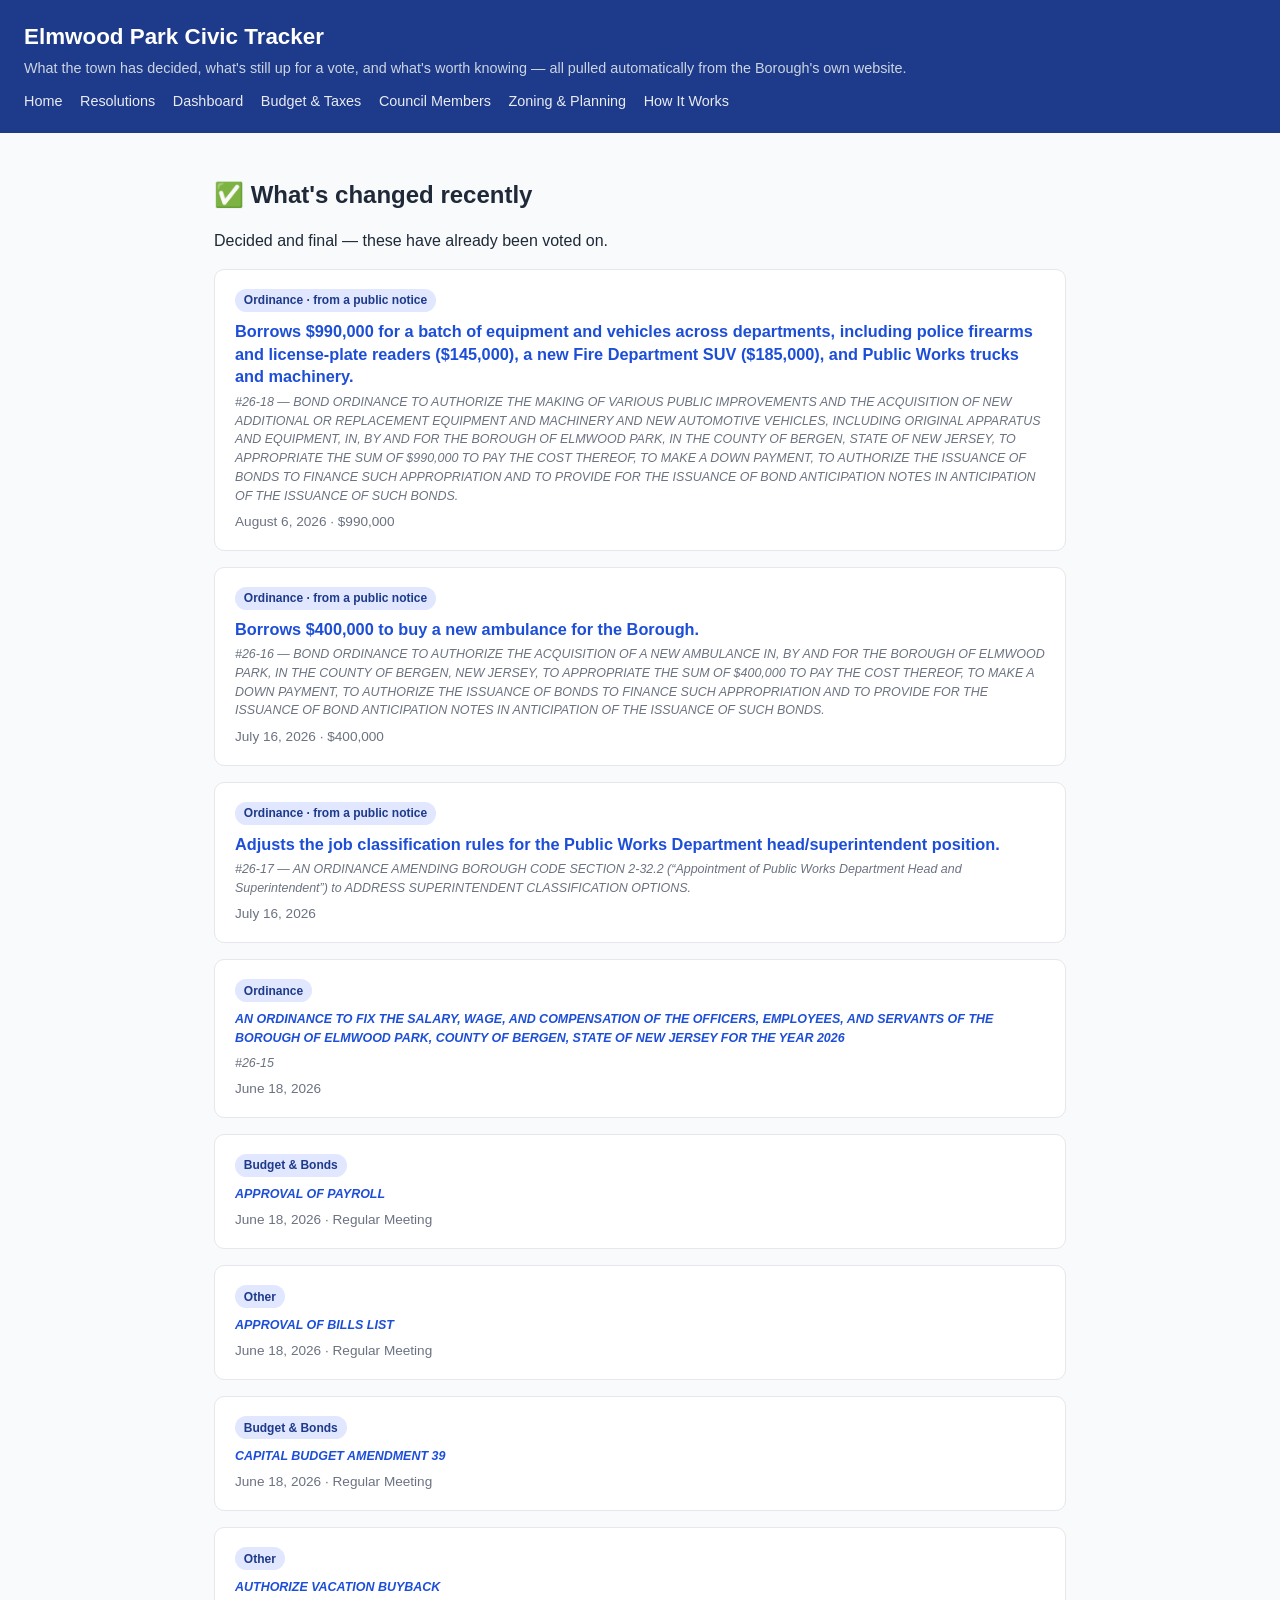
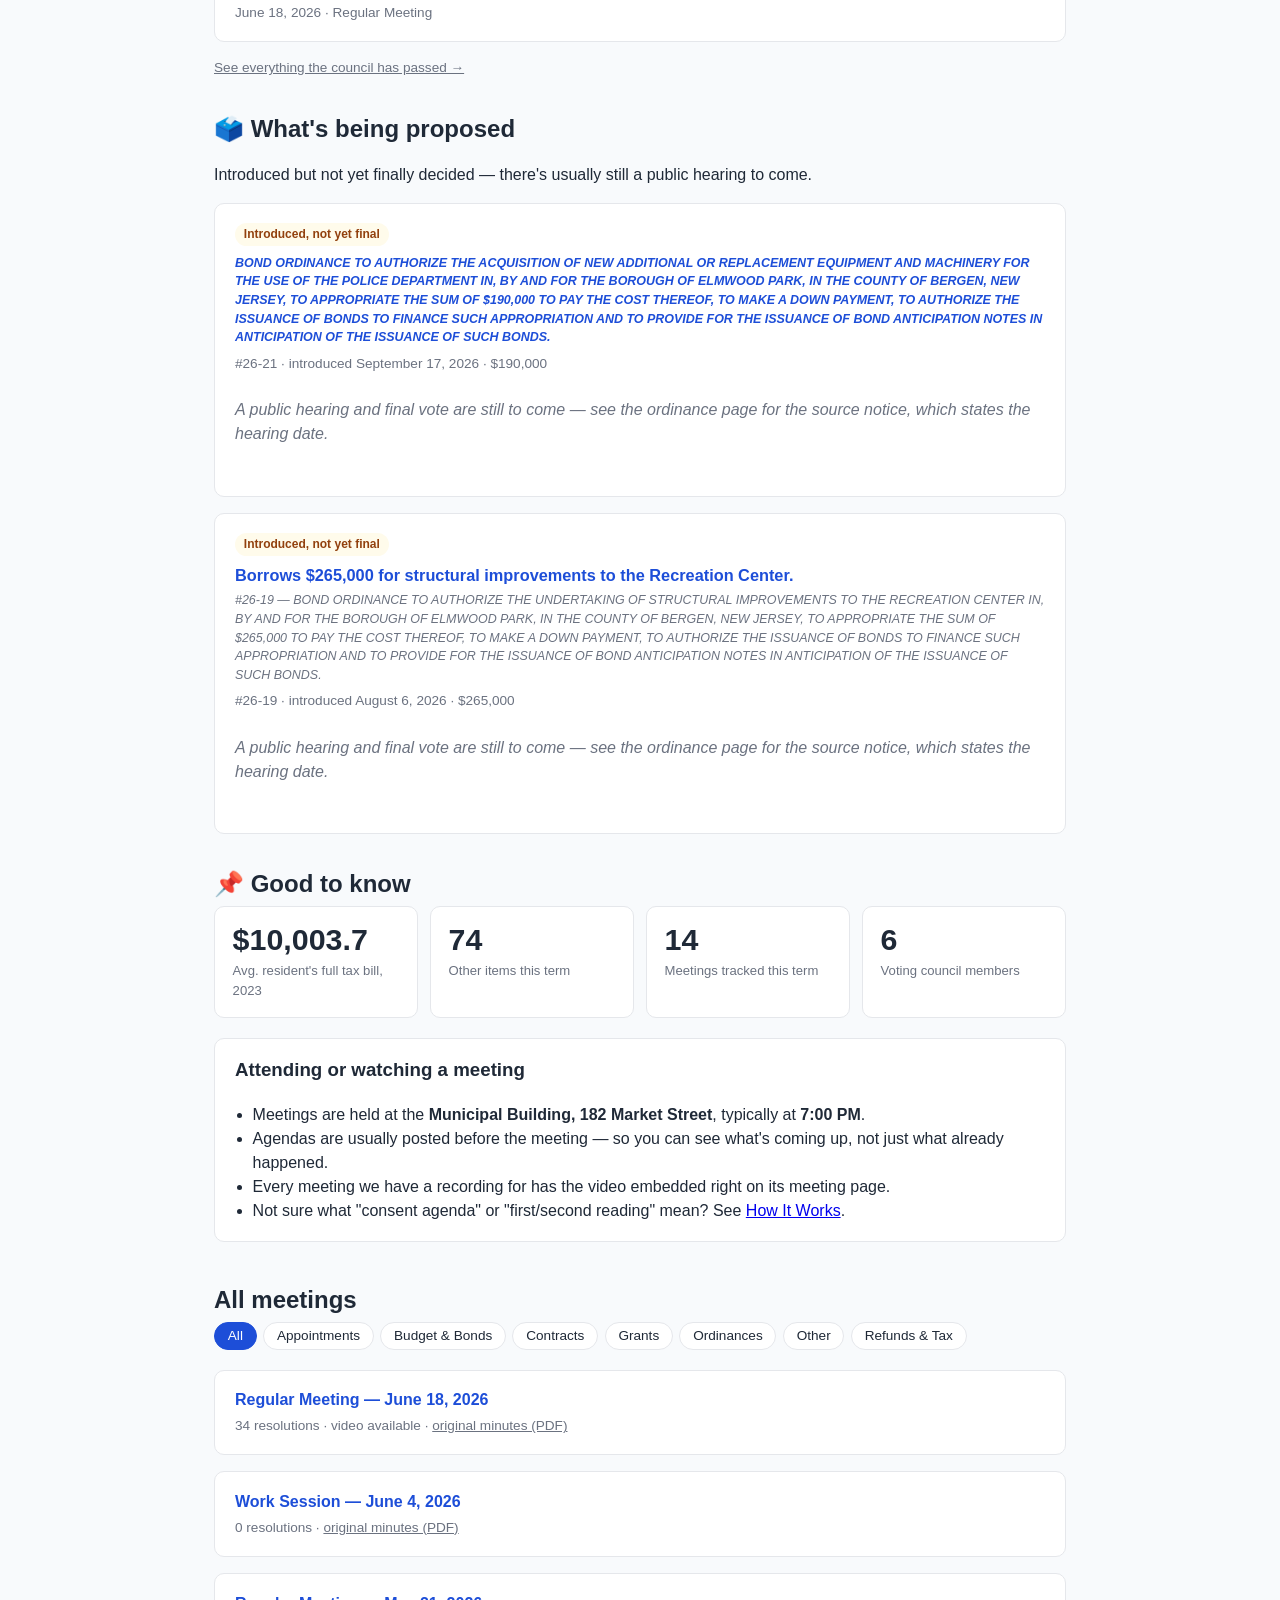
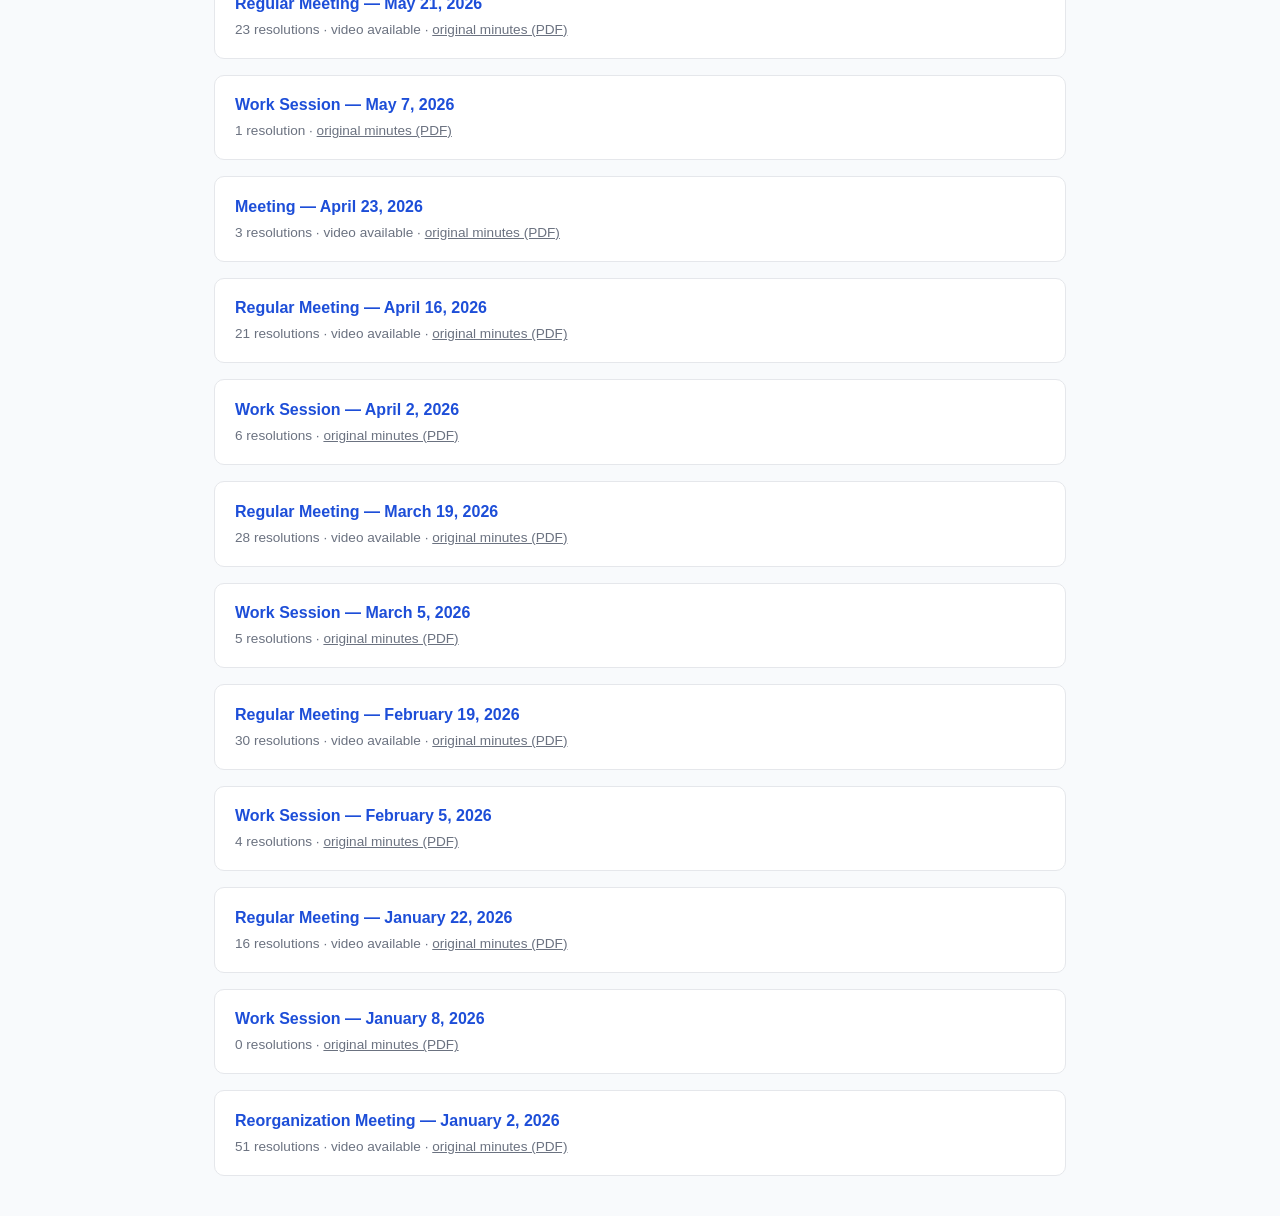
<file: docs/index.html>
<!doctype html>
<html lang="en">
<head>
<meta charset="utf-8" />
<meta name="viewport" content="width=device-width, initial-scale=1" />
<title>Elmwood Park Civic Tracker</title>
<link rel="stylesheet" href="style.css" />
</head>
<body>
<header class="site-header">
  <a href="index.html"><h1>Elmwood Park Civic Tracker</h1></a>
  <p>What the town has decided, what's still up for a vote, and what's worth knowing — all pulled automatically from the Borough's own website.</p>
  <nav class="site-nav">
    <a href="index.html">Home</a>
    <a href="resolutions.html">Resolutions</a>
    <a href="dashboard.html">Dashboard</a>
    <a href="budget.html">Budget &amp; Taxes</a>
    <a href="members.html">Council Members</a>
    <a href="boards.html">Zoning &amp; Planning</a>
    <a href="guide.html">How It Works</a>
  </nav>
</header>
<main>
  <section>
    <h2 style="margin-bottom:0.25rem">✅ What's changed recently</h2>
    <p class="chart-caption">Decided and final — these have already been voted on.</p>
    <div id="changed-feed"></div>
  </section>

  <section style="margin-top:2rem">
    <h2 style="margin-bottom:0.25rem">🗳️ What's being proposed</h2>
    <p class="chart-caption">Introduced but not yet finally decided — there's usually still a public hearing to come.</p>
    <div id="proposed-feed"></div>
  </section>

  <section style="margin-top:2rem">
    <h2 style="margin-bottom:0.25rem">📌 Good to know</h2>
    <div id="good-to-know" class="kpi-row"></div>
    <div class="card" style="margin-top:1rem">
      <h3 style="margin-top:0">Attending or watching a meeting</h3>
      <ul style="margin:0.5rem 0 0 0; padding-left:1.1rem">
        <li>Meetings are held at the <strong>Municipal Building, 182 Market Street</strong>, typically at <strong>7:00 PM</strong>.</li>
        <li>Agendas are usually posted before the meeting — so you can see what's coming up, not just what already happened.</li>
        <li>Every meeting we have a recording for has the video embedded right on its meeting page.</li>
        <li>Not sure what "consent agenda" or "first/second reading" mean? See <a href="guide.html">How It Works</a>.</li>
      </ul>
    </div>
  </section>

  <section style="margin-top:2.5rem">
    <h2 style="margin-bottom:0.25rem">All meetings</h2>
    <div class="filters" id="filters"></div>
    <div id="meetings"></div>
  </section>
</main>

<script src="common.js"></script>
<script>
function itemCard({ tag, tagStyle, headline, headlineHref, headlineIsLegalText, sub, meta, note }) {
  // never show raw ALL-CAPS legal text in the big bold headline style - only
  // a real plain-English summary earns that treatment. Untranslated legal
  // text falls back to the small italic style used everywhere else on the
  // site for the same reason.
  const headlineClass = headlineIsLegalText ? "legal-title" : "plain-summary";
  const headlineHtml = headlineHref ? `<a class="title-link" href="${headlineHref}">${headline}</a>` : headline;
  return `
    <div class="card">
      ${tag ? `<span class="tag"${tagStyle ? ` style="${tagStyle}"` : ""}>${tag}</span>` : ""}
      <p class="${headlineClass}" style="margin-top:0.5rem">${headlineHtml}</p>
      ${sub ? `<p class="legal-title">${sub}</p>` : ""}
      <div class="meta">${meta}</div>
      ${note ? `<p class="empty-state" style="margin-top:0.5rem">${note}</p>` : ""}
    </div>
  `;
}

async function init() {
  const { meetings, resolutions, members } = await loadData();
  const notices = await fetch("data/notices.json").then((r) => (r.ok ? r.json() : { ordinanceNotices: [], budgetAuditNotices: [] }));
  const budgets = await fetch("data/budgets.json").then((r) => (r.ok ? r.json() : null));

  const meetingByIdMap = {};
  meetings.forEach((m) => (meetingByIdMap[m.id] = m));

  // ---- combine minutes-based + notice-based ordinance stages ----
  const ordinanceStages = {}; // "26-16|Second Reading / Final Passage" -> record
  resolutions.forEach((r) => {
    if (r.ordinanceNumber) {
      ordinanceStages[r.ordinanceNumber + "|" + r.readingStage] = {
        ordinanceNumber: r.ordinanceNumber,
        readingStage: r.readingStage,
        title: r.title,
        plainSummary: r.plainSummary,
        date: meetingByIdMap[r.meetingId]?.date,
        href: `meeting.html?id=${encodeURIComponent(r.meetingId)}`,
        source: "minutes",
      };
    }
  });
  (notices.ordinanceNotices || []).forEach((n) => {
    const key = n.ordinanceNumber + "|" + n.readingStage;
    if (ordinanceStages[key]) return; // prefer the minutes-based version
    ordinanceStages[key] = {
      ordinanceNumber: n.ordinanceNumber,
      readingStage: n.readingStage,
      title: n.title,
      plainSummary: n.plainSummary || null,
      date: n.date,
      amount: n.amount,
      href: `ordinance.html?number=${encodeURIComponent(n.ordinanceNumber)}`,
      source: "notice",
    };
  });
  const allStages = Object.values(ordinanceStages);

  // ---- "what's changed" feed: finalized ordinances + all regular resolutions ----
  const finalizedOrdinances = allStages.filter((s) => s.readingStage === "Second Reading / Final Passage");
  const regularResolutions = resolutions.filter((r) => !r.ordinanceNumber);
  const changedItems = [
    ...finalizedOrdinances.map((s) => ({
      date: s.date,
      html: itemCard({
        tag: "Ordinance" + (s.source === "notice" ? " · from a public notice" : ""),
        headline: s.plainSummary || s.title,
        headlineIsLegalText: !s.plainSummary,
        headlineHref: `ordinance.html?number=${encodeURIComponent(s.ordinanceNumber)}`,
        sub: s.plainSummary ? `#${s.ordinanceNumber} — ${s.title}` : `#${s.ordinanceNumber}`,
        meta: `${formatDate(s.date)}${s.amount ? " · $" + s.amount.toLocaleString("en-US") : ""}`,
      }),
    })),
    ...regularResolutions.map((r) => {
      const m = meetingByIdMap[r.meetingId];
      return {
        date: m?.date,
        html: itemCard({
          tag: r.category,
          headline: r.plainSummary || r.title,
          headlineIsLegalText: !r.plainSummary,
          headlineHref: `meeting.html?id=${encodeURIComponent(r.meetingId)}`,
          sub: r.plainSummary ? `${r.number} — ${r.title}` : null,
          meta: m ? `${formatDate(m.date)} · ${m.type}` : "",
        }),
      };
    }),
  ]
    .filter((i) => i.date)
    .sort((a, b) => b.date.localeCompare(a.date))
    .slice(0, 8);

  document.getElementById("changed-feed").innerHTML =
    changedItems.length > 0
      ? changedItems.map((i) => i.html).join("") + `<p class="meta"><a href="resolutions.html">See everything the council has passed &rarr;</a></p>`
      : `<p class="empty-state">Nothing recorded yet.</p>`;

  // ---- "what's being proposed" feed: First Reading with no Second Reading yet ----
  const stagesByOrdinance = {};
  allStages.forEach((s) => {
    stagesByOrdinance[s.ordinanceNumber] = stagesByOrdinance[s.ordinanceNumber] || new Set();
    stagesByOrdinance[s.ordinanceNumber].add(s.readingStage);
  });
  const pendingOrdinanceNumbers = Object.keys(stagesByOrdinance).filter(
    (num) => stagesByOrdinance[num].has("First Reading") && !stagesByOrdinance[num].has("Second Reading / Final Passage")
  );
  const pendingItems = pendingOrdinanceNumbers
    .map((num) => allStages.find((s) => s.ordinanceNumber === num && s.readingStage === "First Reading"))
    .filter(Boolean)
    .sort((a, b) => (b.date || "").localeCompare(a.date || ""));

  document.getElementById("proposed-feed").innerHTML =
    pendingItems.length > 0
      ? pendingItems
          .map((s) =>
            itemCard({
              tag: "Introduced, not yet final",
              tagStyle: "background:#fffbeb;color:#92400e",
              headline: s.plainSummary || s.title,
              headlineIsLegalText: !s.plainSummary,
              headlineHref: `ordinance.html?number=${encodeURIComponent(s.ordinanceNumber)}`,
              sub: s.plainSummary ? `#${s.ordinanceNumber} — ${s.title}` : null,
              meta: `#${s.ordinanceNumber} · introduced ${formatDate(s.date)}${s.amount ? " · $" + s.amount.toLocaleString("en-US") : ""}`,
              note: "A public hearing and final vote are still to come — see the ordinance page for the source notice, which states the hearing date.",
            })
          )
          .join("")
      : `<p class="empty-state">Nothing currently pending a final vote.</p>`;

  // ---- good to know: quick facts ----
  const facts = [];
  if (budgets?.latestBreakdown) {
    facts.push({ value: "$" + budgets.latestBreakdown.totalAvgResidentialImpact.toLocaleString("en-US"), label: `Avg. resident's full tax bill, ${budgets.latestBreakdown.year}` });
  }
  const catCounts = {};
  resolutions.forEach((r) => (catCounts[r.category] = (catCounts[r.category] || 0) + 1));
  const topCat = Object.entries(catCounts).sort((a, b) => b[1] - a[1])[0];
  if (topCat) facts.push({ value: topCat[1], label: `${topCat[0]} items this term` });
  facts.push({ value: meetings.length, label: "Meetings tracked this term" });
  facts.push({ value: members.filter((m) => m.votes !== false).length, label: "Voting council members" });

  const goodToKnow = document.getElementById("good-to-know");
  facts.forEach((f) => {
    const tile = document.createElement("div");
    tile.className = "kpi-tile";
    tile.innerHTML = `<div class="kpi-value">${f.value}</div><div class="kpi-label">${f.label}</div>`;
    goodToKnow.appendChild(tile);
  });

  // ---- all meetings list (existing behavior) ----
  const container = document.getElementById("meetings");
  const filtersEl = document.getElementById("filters");
  const categories = [...new Set(resolutions.map((r) => r.category))].sort();
  let activeCategory = null;

  function render() {
    container.innerHTML = "";
    if (meetings.length === 0) {
      container.innerHTML = `<p class="empty-state">No meetings loaded yet — run the scraper to pull data from the Borough's website.</p>`;
      return;
    }
    for (const meeting of meetings) {
      const meetingResolutions = resolutions.filter((r) => r.meetingId === meeting.id);
      const visible = activeCategory ? meetingResolutions.filter((r) => r.category === activeCategory) : meetingResolutions;
      if (activeCategory && visible.length === 0) continue;

      const card = document.createElement("div");
      card.className = "card";
      card.innerHTML = `
        <a class="title-link" href="meeting.html?id=${encodeURIComponent(meeting.id)}">
          ${meeting.type} — ${formatDate(meeting.date)}
        </a>
        <div class="meta">
          ${meetingResolutions.length} resolution${meetingResolutions.length === 1 ? "" : "s"}
          ${meeting.videoUrl ? " · video available" : ""}
          · <a href="${meeting.minutesUrl}" target="_blank" rel="noopener">original minutes (PDF)</a>
        </div>
      `;
      container.appendChild(card);
    }
    if (container.innerHTML === "") {
      container.innerHTML = `<p class="empty-state">No meetings match that category yet.</p>`;
    }
  }

  filtersEl.innerHTML =
    `<button data-cat="" class="active">All</button>` + categories.map((c) => `<button data-cat="${c}">${c}</button>`).join("");
  filtersEl.querySelectorAll("button").forEach((btn) => {
    btn.addEventListener("click", () => {
      filtersEl.querySelectorAll("button").forEach((b) => b.classList.remove("active"));
      btn.classList.add("active");
      activeCategory = btn.dataset.cat || null;
      render();
    });
  });

  render();
}
init();
</script>
</body>
</html>
</file>
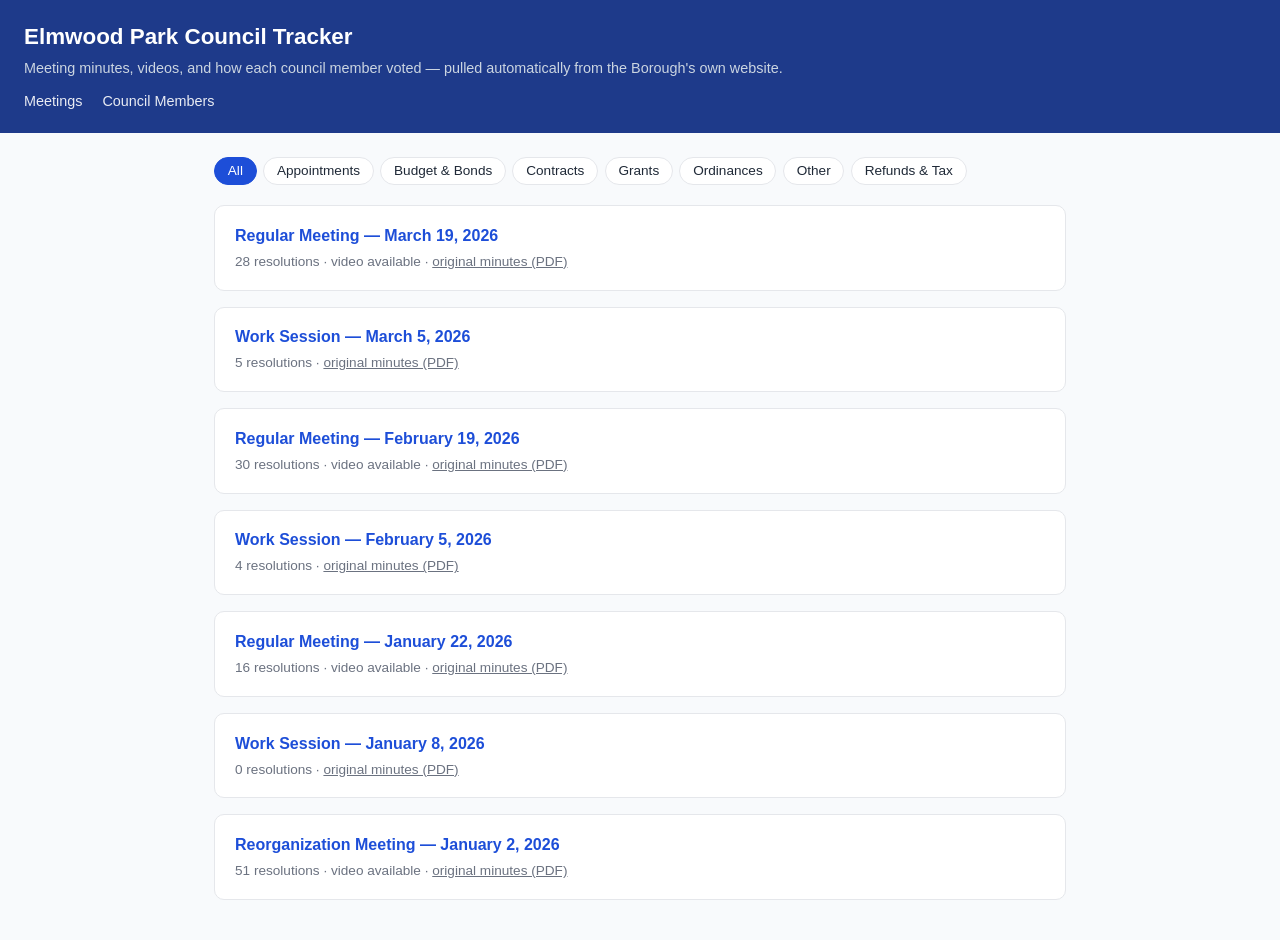
<file: site/index.html>
<!doctype html>
<html lang="en">
<head>
<meta charset="utf-8" />
<meta name="viewport" content="width=device-width, initial-scale=1" />
<title>Elmwood Park Council Tracker</title>
<link rel="stylesheet" href="style.css" />
</head>
<body>
<header class="site-header">
  <a href="index.html"><h1>Elmwood Park Council Tracker</h1></a>
  <p>Meeting minutes, videos, and how each council member voted — pulled automatically from the Borough's own website.</p>
  <nav class="site-nav">
    <a href="index.html">Meetings</a>
    <a href="members.html">Council Members</a>
  </nav>
</header>
<main>
  <div class="filters" id="filters"></div>
  <div id="meetings"></div>
</main>

<script src="common.js"></script>
<script>
async function init() {
  const { meetings, resolutions } = await loadData();
  const container = document.getElementById("meetings");
  const filtersEl = document.getElementById("filters");

  const categories = [...new Set(resolutions.map((r) => r.category))].sort();
  let activeCategory = null;

  function render() {
    container.innerHTML = "";
    if (meetings.length === 0) {
      container.innerHTML = `<p class="empty-state">No meetings loaded yet — run the scraper to pull data from the Borough's website.</p>`;
      return;
    }
    for (const meeting of meetings) {
      const meetingResolutions = resolutions.filter((r) => r.meetingId === meeting.id);
      const visible = activeCategory
        ? meetingResolutions.filter((r) => r.category === activeCategory)
        : meetingResolutions;
      if (activeCategory && visible.length === 0) continue;

      const card = document.createElement("div");
      card.className = "card";
      card.innerHTML = `
        <a class="title-link" href="meeting.html?id=${encodeURIComponent(meeting.id)}">
          ${meeting.type} — ${formatDate(meeting.date)}
        </a>
        <div class="meta">
          ${meetingResolutions.length} resolution${meetingResolutions.length === 1 ? "" : "s"}
          ${meeting.videoUrl ? " · video available" : ""}
          · <a href="${meeting.minutesUrl}" target="_blank" rel="noopener">original minutes (PDF)</a>
        </div>
      `;
      container.appendChild(card);
    }
    if (container.innerHTML === "") {
      container.innerHTML = `<p class="empty-state">No meetings match that category yet.</p>`;
    }
  }

  filtersEl.innerHTML = `<button data-cat="" class="active">All</button>` +
    categories.map((c) => `<button data-cat="${c}">${c}</button>`).join("");
  filtersEl.querySelectorAll("button").forEach((btn) => {
    btn.addEventListener("click", () => {
      filtersEl.querySelectorAll("button").forEach((b) => b.classList.remove("active"));
      btn.classList.add("active");
      activeCategory = btn.dataset.cat || null;
      render();
    });
  });

  render();
}
init();
</script>
</body>
</html>
</file>
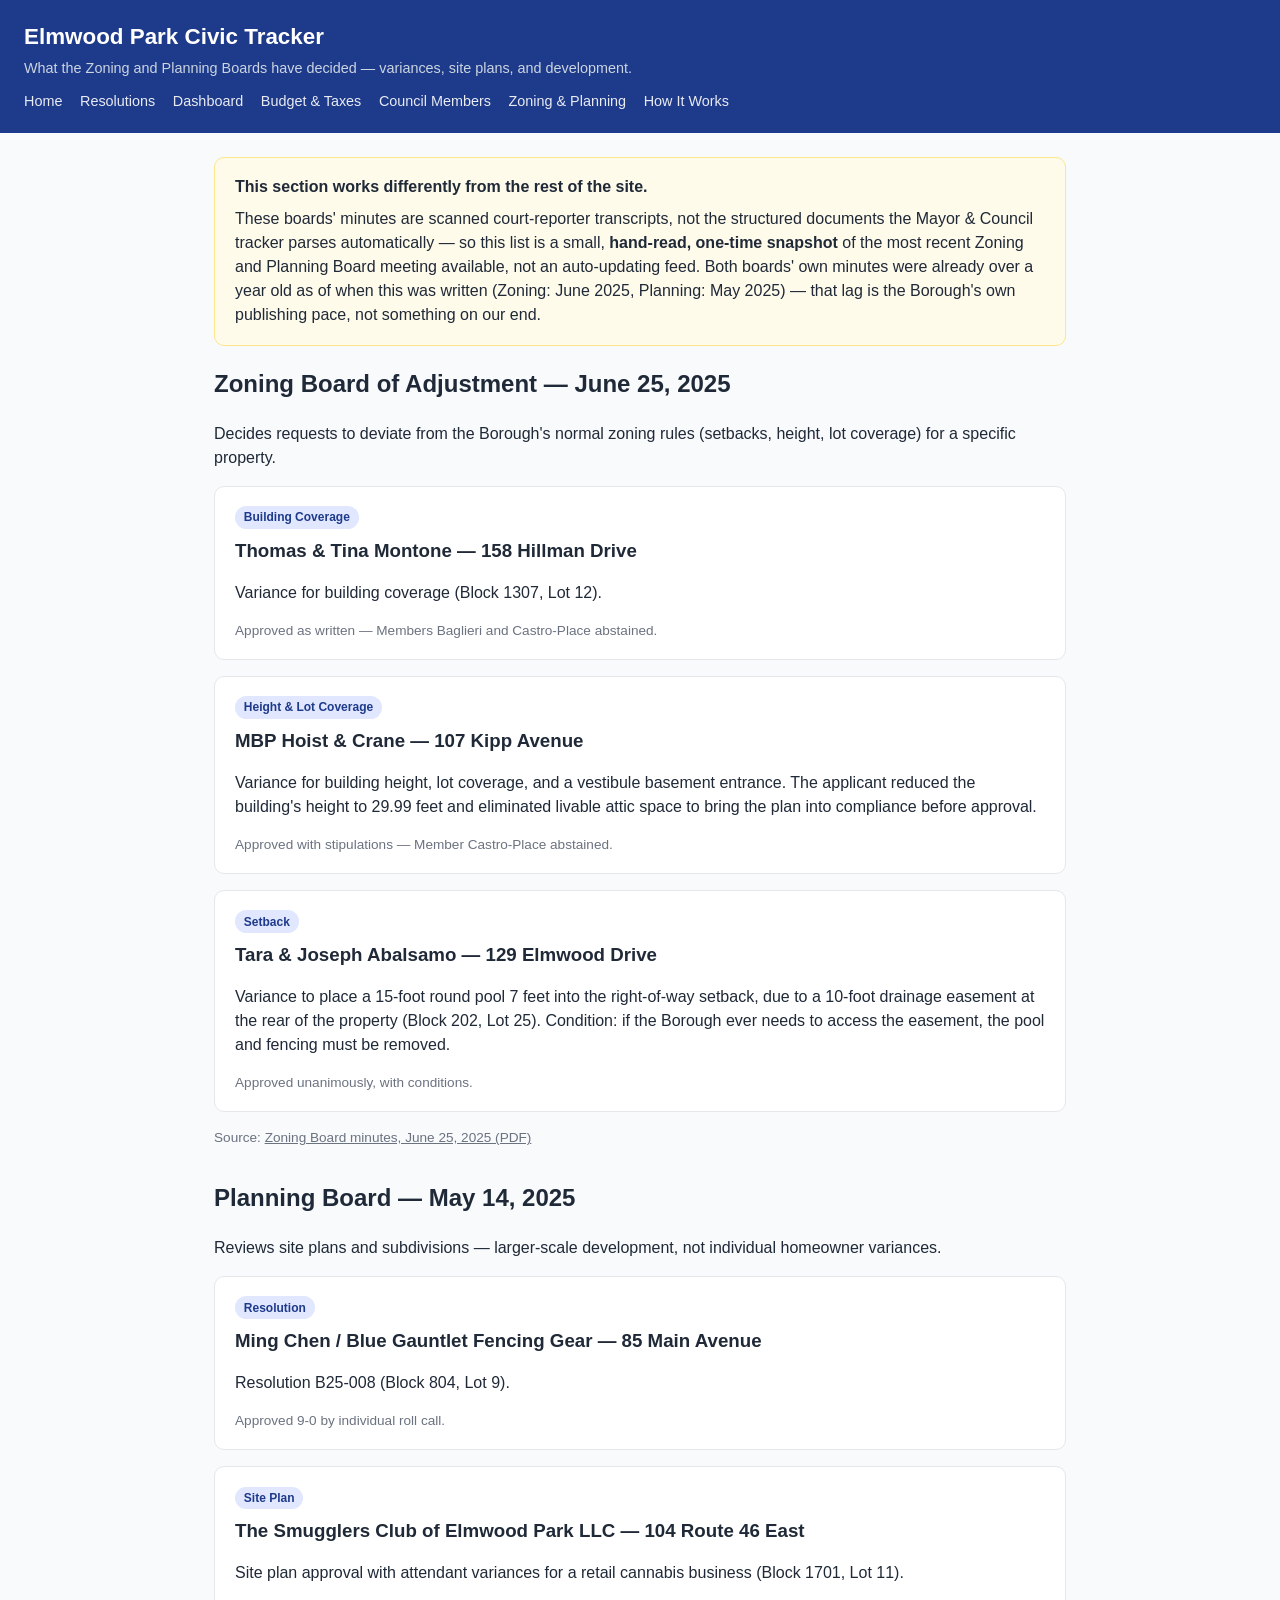
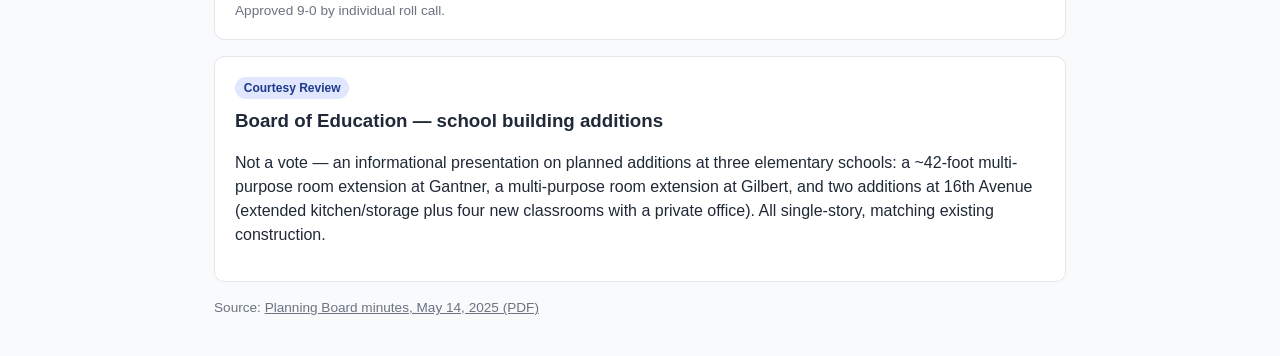
<file: docs/boards.html>
<!doctype html>
<html lang="en">
<head>
<meta charset="utf-8" />
<meta name="viewport" content="width=device-width, initial-scale=1" />
<title>Zoning &amp; Planning — Elmwood Park Civic Tracker</title>
<link rel="stylesheet" href="style.css" />
</head>
<body>
<header class="site-header">
  <a href="index.html"><h1>Elmwood Park Civic Tracker</h1></a>
  <p>What the Zoning and Planning Boards have decided — variances, site plans, and development.</p>
  <nav class="site-nav">
    <a href="index.html">Home</a>
    <a href="resolutions.html">Resolutions</a>
    <a href="dashboard.html">Dashboard</a>
    <a href="budget.html">Budget &amp; Taxes</a>
    <a href="members.html">Council Members</a>
    <a href="boards.html">Zoning & Planning</a>
    <a href="guide.html">How It Works</a>
  </nav>
</header>
<main>
  <div class="card" style="background:#fffbeb;border-color:#fde68a">
    <strong>This section works differently from the rest of the site.</strong>
    <p style="margin:0.5rem 0 0 0">These boards' minutes are scanned court-reporter transcripts, not the structured documents the Mayor &amp; Council tracker parses automatically — so this list is a small, <strong>hand-read, one-time snapshot</strong> of the most recent Zoning and Planning Board meeting available, not an auto-updating feed. Both boards' own minutes were already over a year old as of when this was written (Zoning: June 2025, Planning: May 2025) — that lag is the Borough's own publishing pace, not something on our end.</p>
  </div>

  <h2>Zoning Board of Adjustment — June 25, 2025</h2>
  <p class="chart-caption">Decides requests to deviate from the Borough's normal zoning rules (setbacks, height, lot coverage) for a specific property.</p>

  <div class="card">
    <span class="tag">Building Coverage</span>
    <h3 style="margin:0.5rem 0 0.25rem 0">Thomas &amp; Tina Montone — 158 Hillman Drive</h3>
    <p>Variance for building coverage (Block 1307, Lot 12).</p>
    <div class="meta">Approved as written — Members Baglieri and Castro-Place abstained.</div>
  </div>

  <div class="card">
    <span class="tag">Height &amp; Lot Coverage</span>
    <h3 style="margin:0.5rem 0 0.25rem 0">MBP Hoist &amp; Crane — 107 Kipp Avenue</h3>
    <p>Variance for building height, lot coverage, and a vestibule basement entrance. The applicant reduced the building's height to 29.99 feet and eliminated livable attic space to bring the plan into compliance before approval.</p>
    <div class="meta">Approved with stipulations — Member Castro-Place abstained.</div>
  </div>

  <div class="card">
    <span class="tag">Setback</span>
    <h3 style="margin:0.5rem 0 0.25rem 0">Tara &amp; Joseph Abalsamo — 129 Elmwood Drive</h3>
    <p>Variance to place a 15-foot round pool 7 feet into the right-of-way setback, due to a 10-foot drainage easement at the rear of the property (Block 202, Lot 25). Condition: if the Borough ever needs to access the easement, the pool and fencing must be removed.</p>
    <div class="meta">Approved unanimously, with conditions.</div>
  </div>

  <p class="meta">Source: <a href="https://www.elmwoodparknj.us/downloads/category/73-minutes?download=2483:zoning-board-minutes-6-25-2025" target="_blank" rel="noopener">Zoning Board minutes, June 25, 2025 (PDF)</a></p>

  <h2 style="margin-top:2rem">Planning Board — May 14, 2025</h2>
  <p class="chart-caption">Reviews site plans and subdivisions — larger-scale development, not individual homeowner variances.</p>

  <div class="card">
    <span class="tag">Resolution</span>
    <h3 style="margin:0.5rem 0 0.25rem 0">Ming Chen / Blue Gauntlet Fencing Gear — 85 Main Avenue</h3>
    <p>Resolution B25-008 (Block 804, Lot 9).</p>
    <div class="meta">Approved 9-0 by individual roll call.</div>
  </div>

  <div class="card">
    <span class="tag">Site Plan</span>
    <h3 style="margin:0.5rem 0 0.25rem 0">The Smugglers Club of Elmwood Park LLC — 104 Route 46 East</h3>
    <p>Site plan approval with attendant variances for a retail cannabis business (Block 1701, Lot 11).</p>
    <div class="meta">Approved 9-0 by individual roll call.</div>
  </div>

  <div class="card">
    <span class="tag">Courtesy Review</span>
    <h3 style="margin:0.5rem 0 0.25rem 0">Board of Education — school building additions</h3>
    <p>Not a vote — an informational presentation on planned additions at three elementary schools: a ~42-foot multi-purpose room extension at Gantner, a multi-purpose room extension at Gilbert, and two additions at 16th Avenue (extended kitchen/storage plus four new classrooms with a private office). All single-story, matching existing construction.</p>
  </div>

  <p class="meta">Source: <a href="https://www.elmwoodparknj.us/downloads/category/33-minutes?download=2451:planning-board-minutes-may-14-2025" target="_blank" rel="noopener">Planning Board minutes, May 14, 2025 (PDF)</a></p>
</main>
</body>
</html>
</file>
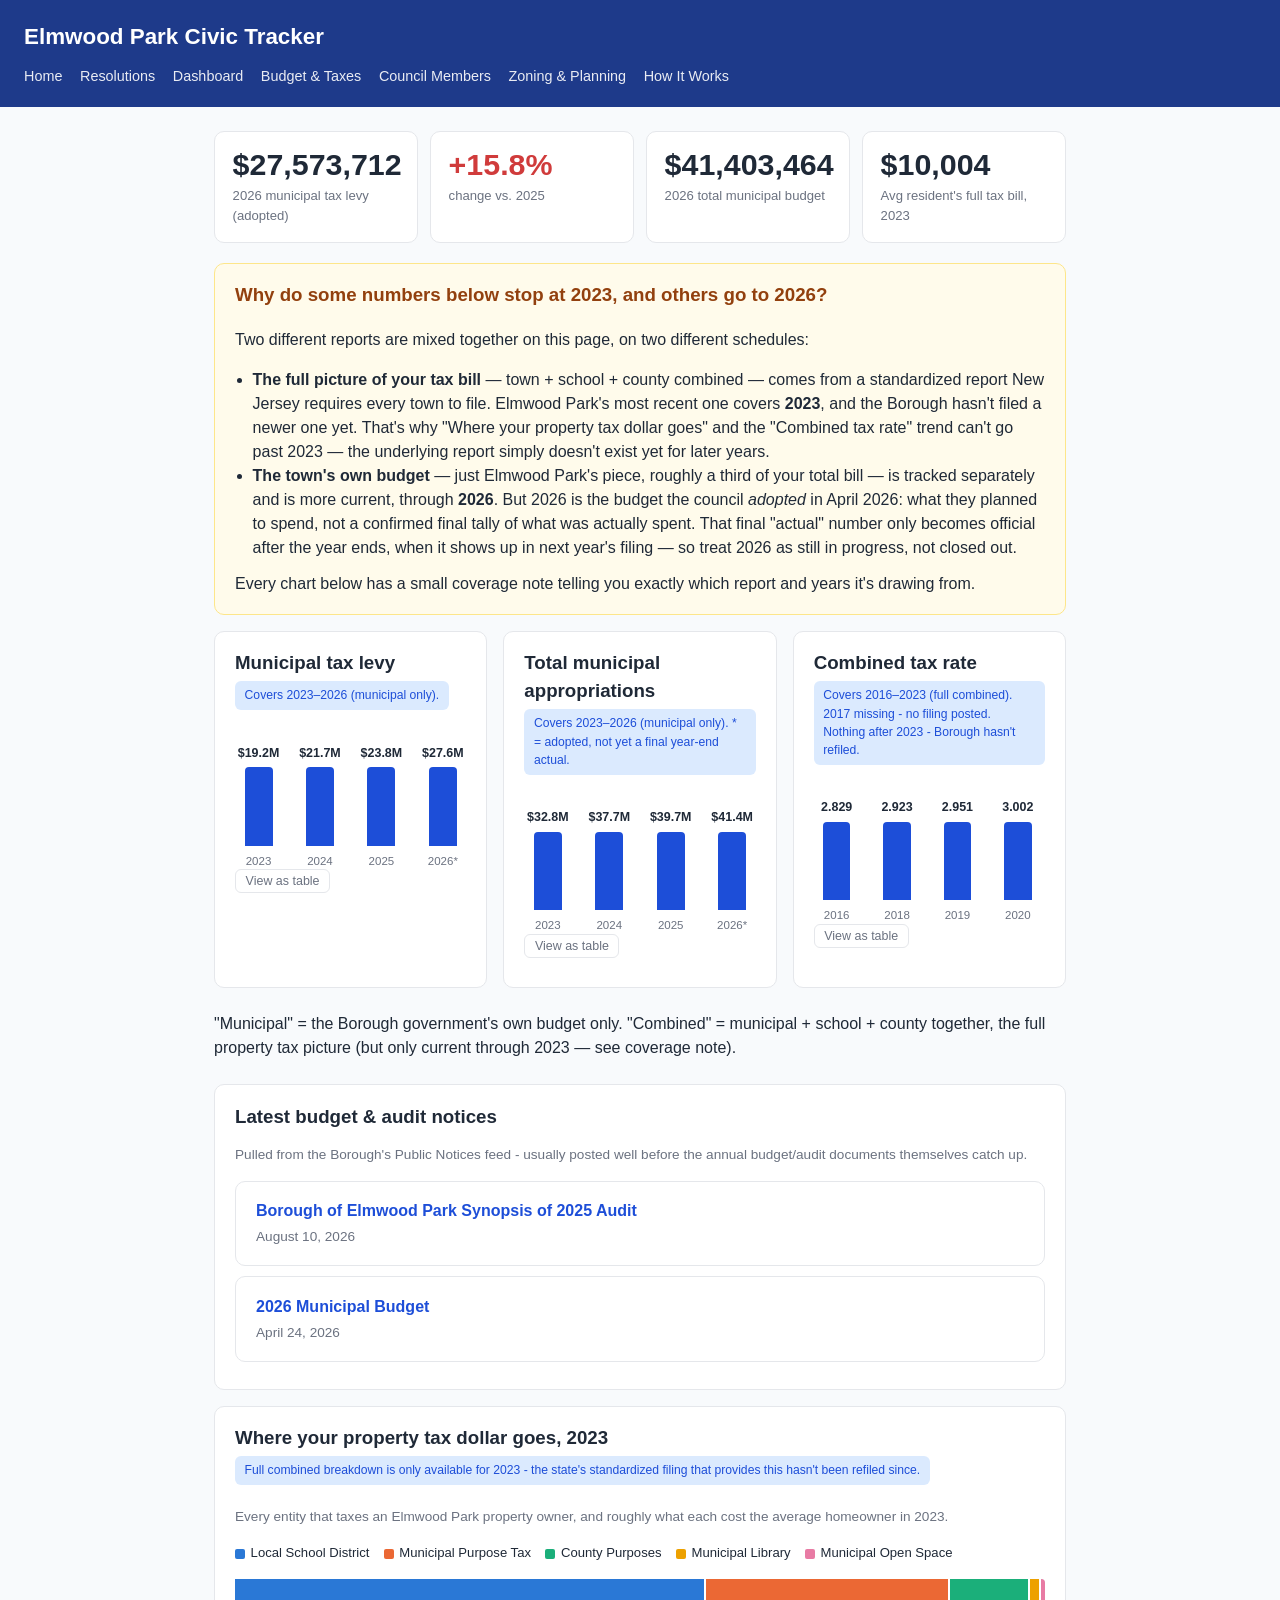
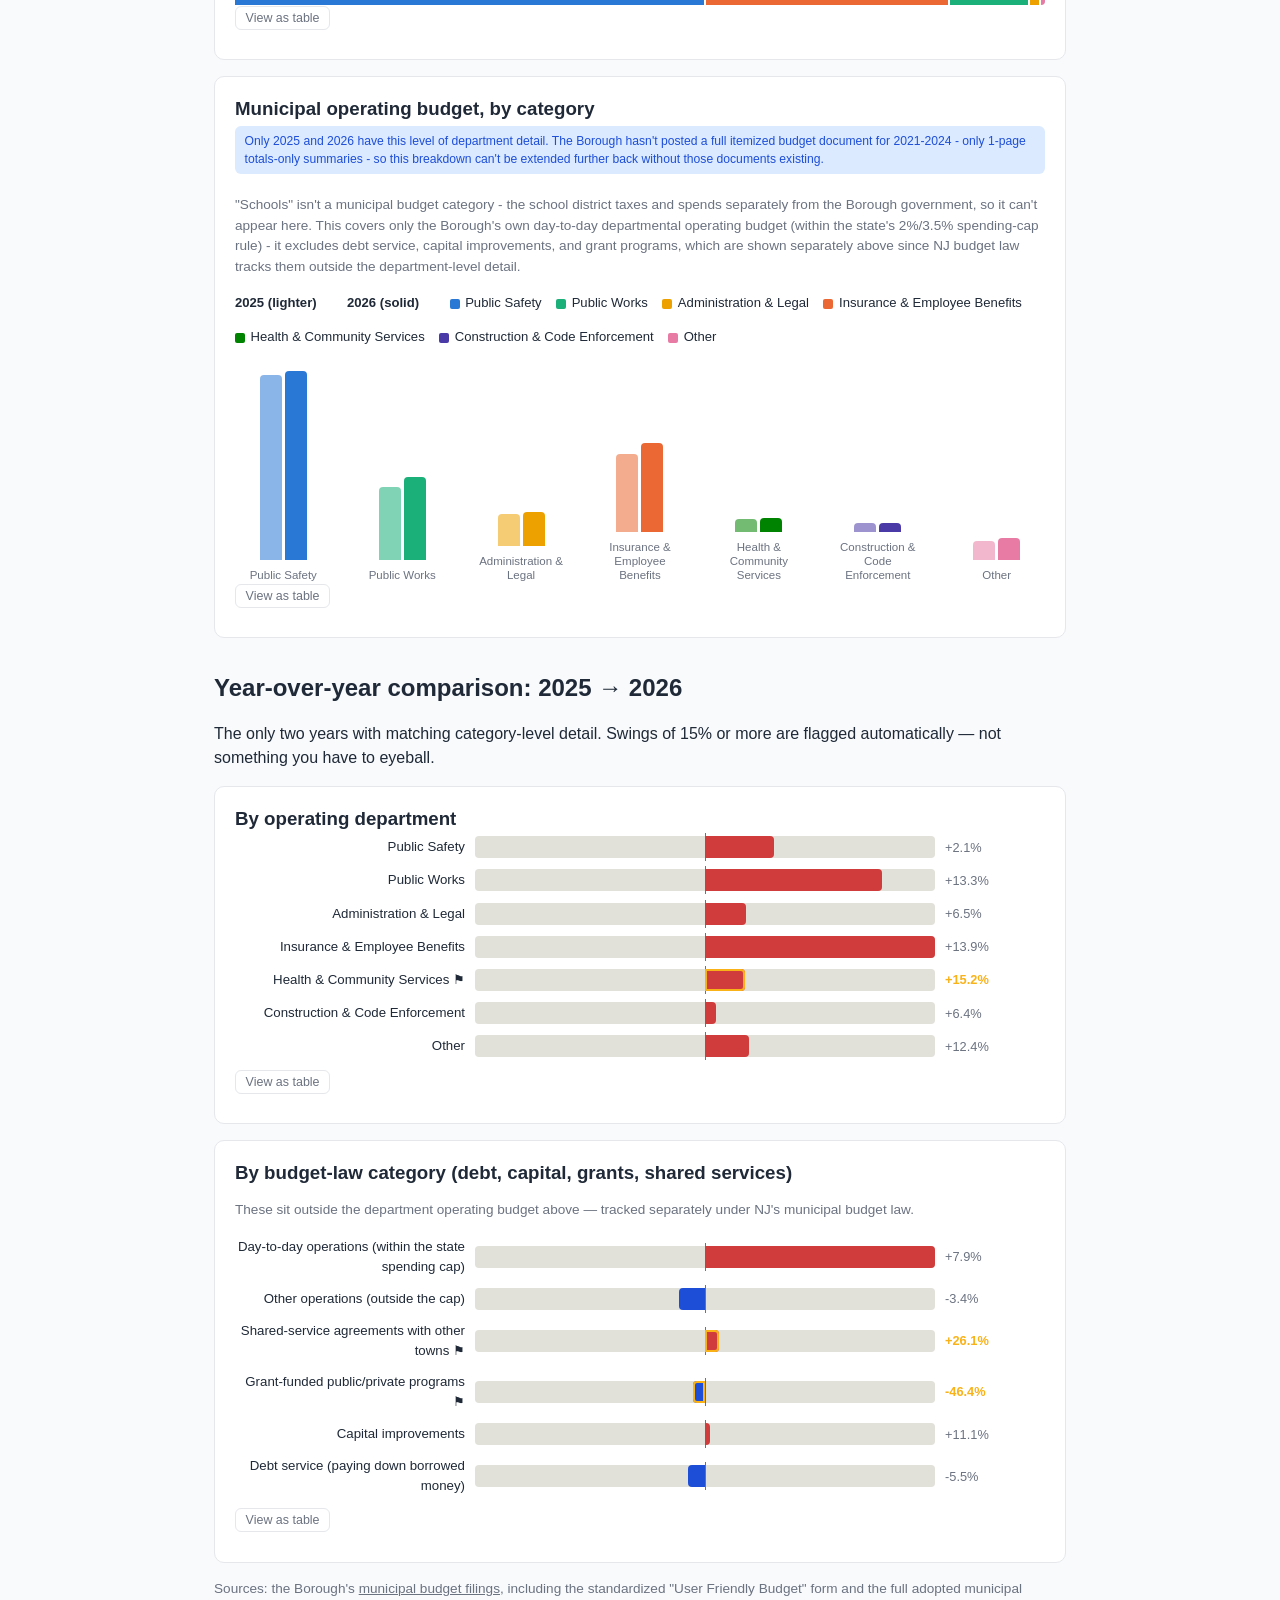
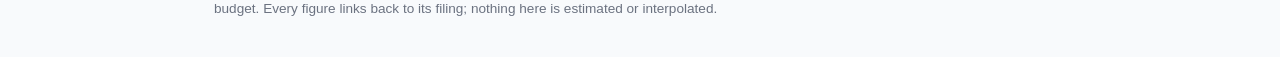
<file: docs/budget.html>
<!doctype html>
<html lang="en">
<head>
<meta charset="utf-8" />
<meta name="viewport" content="width=device-width, initial-scale=1" />
<title>Budget & Taxes — Elmwood Park Civic Tracker</title>
<link rel="stylesheet" href="style.css" />
</head>
<body>
<header class="site-header">
  <a href="index.html"><h1>Elmwood Park Civic Tracker</h1></a>
  <nav class="site-nav">
    <a href="index.html">Home</a>
    <a href="resolutions.html">Resolutions</a>
    <a href="dashboard.html">Dashboard</a>
    <a href="budget.html">Budget &amp; Taxes</a>
    <a href="members.html">Council Members</a>
    <a href="boards.html">Zoning & Planning</a>
    <a href="guide.html">How It Works</a>
  </nav>
</header>
<main>
  <div id="kpis" class="kpi-row"></div>

  <div class="card explainer-card">
    <h3 style="margin-top:0">Why do some numbers below stop at 2023, and others go to 2026?</h3>
    <p>Two different reports are mixed together on this page, on two different schedules:</p>
    <ul style="margin:0.5rem 0 0.75rem 0; padding-left:1.1rem">
      <li><strong>The full picture of your tax bill</strong> — town + school + county combined — comes from a standardized report New Jersey requires every town to file. Elmwood Park's most recent one covers <strong>2023</strong>, and the Borough hasn't filed a newer one yet. That's why "Where your property tax dollar goes" and the "Combined tax rate" trend can't go past 2023 — the underlying report simply doesn't exist yet for later years.</li>
      <li><strong>The town's own budget</strong> — just Elmwood Park's piece, roughly a third of your total bill — is tracked separately and is more current, through <strong>2026</strong>. But 2026 is the budget the council <em>adopted</em> in April 2026: what they planned to spend, not a confirmed final tally of what was actually spent. That final "actual" number only becomes official after the year ends, when it shows up in next year's filing — so treat 2026 as still in progress, not closed out.</li>
    </ul>
    <p style="margin:0">Every chart below has a small coverage note telling you exactly which report and years it's drawing from.</p>
  </div>

  <!-- ===== Multi-year trend (leads the page) ===== -->
  <div class="trend-grid">
    <div class="card chart-card">
      <h3>Municipal tax levy</h3>
      <p class="coverage-note" id="cov-muni-levy"></p>
      <div id="muni-levy-chart" class="vbar-chart small"></div>
      <button class="table-toggle" data-target="muni-levy-table">View as table</button>
      <div id="muni-levy-table" class="hidden"></div>
    </div>
    <div class="card chart-card">
      <h3>Total municipal appropriations</h3>
      <p class="coverage-note" id="cov-muni-approp"></p>
      <div id="muni-approp-chart" class="vbar-chart small"></div>
      <button class="table-toggle" data-target="muni-approp-table">View as table</button>
      <div id="muni-approp-table" class="hidden"></div>
    </div>
    <div class="card chart-card">
      <h3>Combined tax rate</h3>
      <p class="coverage-note" id="cov-rate"></p>
      <div id="rate-chart" class="vbar-chart small"></div>
      <button class="table-toggle" data-target="rate-table">View as table</button>
      <div id="rate-table" class="hidden"></div>
    </div>
  </div>
  <p class="chart-caption" style="margin:0.25rem 0 1.5rem 0">"Municipal" = the Borough government's own budget only. "Combined" = municipal + school + county together, the full property tax picture (but only current through 2023 — see coverage note).</p>

  <div class="card chart-card" id="notices-card" style="display:none">
    <h3 style="margin-top:0">Latest budget &amp; audit notices</h3>
    <p class="chart-caption">Pulled from the Borough's Public Notices feed - usually posted well before the annual budget/audit documents themselves catch up.</p>
    <div id="notices-list"></div>
  </div>

  <!-- ===== Where the tax dollar goes (full combined, latest year) ===== -->
  <div class="card chart-card">
    <h3 id="breakdown-title">Where your property tax dollar goes</h3>
    <p class="coverage-note" id="breakdown-coverage"></p>
    <p class="chart-caption" id="breakdown-caption"></p>
    <div class="chart-legend" id="breakdown-legend"></div>
    <div id="breakdown-chart"></div>
    <button class="table-toggle" data-target="breakdown-table">View as table</button>
    <div id="breakdown-table" class="hidden"></div>
  </div>

  <!-- ===== Department category breakdown ===== -->
  <div class="card chart-card">
    <h3>Municipal operating budget, by category</h3>
    <p class="coverage-note" id="dept-coverage"></p>
    <p class="chart-caption" id="dept-note"></p>
    <div class="chart-legend" id="dept-legend"></div>
    <div id="dept-chart"></div>
    <button class="table-toggle" data-target="dept-table">View as table</button>
    <div id="dept-table" class="hidden"></div>
  </div>

  <!-- ===== Year-over-year comparison ===== -->
  <h2 style="margin:2rem 0 0.25rem 0">Year-over-year comparison: 2025 → 2026</h2>
  <p class="chart-caption" style="margin-bottom:1rem">The only two years with matching category-level detail. Swings of 15% or more are flagged automatically — not something you have to eyeball.</p>

  <div class="card chart-card">
    <h3>By operating department</h3>
    <div id="dept-compare-chart"></div>
    <button class="table-toggle" data-target="dept-compare-table">View as table</button>
    <div id="dept-compare-table" class="hidden"></div>
  </div>

  <div class="card chart-card">
    <h3>By budget-law category (debt, capital, grants, shared services)</h3>
    <p class="chart-caption">These sit outside the department operating budget above — tracked separately under NJ's municipal budget law.</p>
    <div id="lawcat-compare-chart"></div>
    <button class="table-toggle" data-target="lawcat-compare-table">View as table</button>
    <div id="lawcat-compare-table" class="hidden"></div>
  </div>

  <!-- ===== Findings ===== -->
  <div class="card chart-card" id="findings-card" style="display:none">
    <h3>What the data shows</h3>
    <p class="chart-caption">Each finding is computed directly from the charts on this page — click through to verify any of them yourself.</p>
    <ul id="findings-list" style="padding-left:1.1rem"></ul>
  </div>

  <p class="meta">Sources: the Borough's <a href="https://www.elmwoodparknj.us/elmwood-park-municipal-budgets" target="_blank" rel="noopener">municipal budget filings</a>, including the standardized "User Friendly Budget" form and the full adopted municipal budget. Every figure links back to its filing; nothing here is estimated or interpolated.</p>
</main>

<div id="viz-tooltip" role="tooltip"></div>

<script src="common.js"></script>
<script>
const ENTITY_COLORS = ["#2a78d6", "#eb6834", "#1baf7a", "#eda100", "#e87ba4"];
// fixed order/colors for department categories - stays constant regardless of
// sort order or which years are shown, so color always means the same thing
const DEPT_ORDER = [
  "Public Safety",
  "Public Works",
  "Administration & Legal",
  "Insurance & Employee Benefits",
  "Health & Community Services",
  "Construction & Code Enforcement",
  "Other",
];
const DEPT_COLORS = {
  "Public Safety": "#2a78d6",
  "Public Works": "#1baf7a",
  "Administration & Legal": "#eda100",
  "Insurance & Employee Benefits": "#eb6834",
  "Health & Community Services": "#008300",
  "Construction & Code Enforcement": "#4a3aa7",
  "Other": "#e87ba4",
};
const FLAG_THRESHOLD = 15;

function showTooltip(evt, label, value) {
  const tt = document.getElementById("viz-tooltip");
  tt.innerHTML = "";
  const valueEl = document.createElement("span");
  valueEl.className = "tt-value";
  valueEl.textContent = value;
  const labelEl = document.createElement("span");
  labelEl.className = "tt-label";
  labelEl.textContent = " " + label;
  tt.appendChild(valueEl);
  tt.appendChild(labelEl);
  tt.style.display = "block";
  positionTooltip(evt);
}
function positionTooltip(evt) {
  const tt = document.getElementById("viz-tooltip");
  const x = evt.clientX !== undefined ? evt.clientX : evt.target.getBoundingClientRect().left;
  const y = evt.clientY !== undefined ? evt.clientY : evt.target.getBoundingClientRect().top;
  tt.style.left = Math.min(x + 14, window.innerWidth - 230) + "px";
  tt.style.top = Math.max(y - 40, 8) + "px";
}
function hideTooltip() {
  document.getElementById("viz-tooltip").style.display = "none";
}
function wireHover(el, label, value) {
  el.addEventListener("pointermove", (e) => showTooltip(e, label, value));
  el.addEventListener("pointerenter", (e) => showTooltip(e, label, value));
  el.addEventListener("pointerleave", hideTooltip);
  el.addEventListener("focus", (e) => showTooltip(e, label, value));
  el.addEventListener("blur", hideTooltip);
}
function wireTableToggle(buttonEl) {
  buttonEl.addEventListener("click", () => {
    const target = document.getElementById(buttonEl.dataset.target);
    const willShow = target.classList.contains("hidden");
    target.classList.toggle("hidden");
    buttonEl.textContent = willShow ? "Hide table" : "View as table";
  });
}
function money(n, decimals) {
  return "$" + n.toLocaleString("en-US", { minimumFractionDigits: decimals || 0, maximumFractionDigits: decimals || 0 });
}
function pct(n) {
  return (n >= 0 ? "+" : "") + n.toFixed(1) + "%";
}
function delta(y1, y2) {
  const d = y2 - y1;
  const p = y1 !== 0 ? (d / y1) * 100 : 0;
  return { d, p, flagged: Math.abs(p) >= FLAG_THRESHOLD };
}
function buildTable(headers, rows) {
  const table = document.createElement("table");
  table.className = "viz-table";
  const thead = document.createElement("thead");
  const headRow = document.createElement("tr");
  headers.forEach((h) => {
    const th = document.createElement("th");
    th.textContent = h;
    headRow.appendChild(th);
  });
  thead.appendChild(headRow);
  table.appendChild(thead);
  const tbody = document.createElement("tbody");
  rows.forEach((cells) => {
    const tr = document.createElement("tr");
    cells.forEach((c) => {
      const td = document.createElement("td");
      td.textContent = c;
      tr.appendChild(td);
    });
    tbody.appendChild(tr);
  });
  table.appendChild(tbody);
  return table;
}
function renderColumnChart(containerId, entries, formatValue) {
  const container = document.getElementById(containerId);
  const max = Math.max(...entries.map(([, v]) => v), 1);
  entries.forEach(([label, value]) => {
    const col = document.createElement("div");
    col.className = "vbar-col";
    const valueEl = document.createElement("div");
    valueEl.className = "vbar-value";
    valueEl.textContent = formatValue(value);
    col.appendChild(valueEl);
    const bar = document.createElement("div");
    bar.className = "vbar-bar";
    bar.style.height = `${Math.max((value / max) * 100, 3)}%`;
    bar.tabIndex = 0;
    bar.setAttribute("role", "img");
    bar.setAttribute("aria-label", `${label}: ${formatValue(value)}`);
    wireHover(bar, label, formatValue(value));
    col.appendChild(bar);
    const tick = document.createElement("div");
    tick.className = "vbar-tick";
    tick.textContent = label;
    col.appendChild(tick);
    container.appendChild(col);
  });
}
// grouped bar: one pair of bars (2025/2026) per category, fixed category colors
function renderGroupedChart(containerId, categories, colorMap) {
  const container = document.getElementById(containerId);
  container.className = "grouped-chart";
  const max = Math.max(...categories.flatMap((c) => [c.y2025, c.y2026]), 1);
  categories.forEach((c) => {
    const group = document.createElement("div");
    group.className = "grouped-item";
    const bars = document.createElement("div");
    bars.className = "grouped-bars";
    [["2025", c.y2025, 0.55], ["2026", c.y2026, 1]].forEach(([yr, val, shade]) => {
      const bar = document.createElement("div");
      bar.className = "grouped-bar";
      bar.style.height = `${(val / max) * 100}%`;
      bar.style.background = colorMap[c.name];
      bar.style.opacity = shade;
      bar.tabIndex = 0;
      bar.setAttribute("role", "img");
      bar.setAttribute("aria-label", `${c.name} ${yr}: ${money(val)}`);
      wireHover(bar, `${c.name} — ${yr}`, money(val));
      bars.appendChild(bar);
    });
    group.appendChild(bars);
    const label = document.createElement("div");
    label.className = "grouped-label";
    label.textContent = c.name;
    group.appendChild(label);
    container.appendChild(group);
  });
}
function renderDivergingChart(containerId, rows) {
  const container = document.getElementById(containerId);
  const maxAbs = Math.max(...rows.map((r) => Math.abs(delta(r.y2025, r.y2026).d)), 1);
  rows.forEach((r) => {
    const { d, p, flagged } = delta(r.y2025, r.y2026);
    const row = document.createElement("div");
    row.className = "diverging-row";

    const label = document.createElement("div");
    label.className = "diverging-label";
    label.textContent = r.name + (flagged ? " ⚑" : "");
    if (flagged) label.title = `Flagged: ${pct(p)} change, at or above the ${FLAG_THRESHOLD}% threshold`;
    row.appendChild(label);

    const trackEl = document.createElement("div");
    trackEl.className = "diverging-track";
    const centerLine = document.createElement("div");
    centerLine.className = "diverging-center-line";
    trackEl.appendChild(centerLine);

    const bar = document.createElement("div");
    bar.className = "diverging-bar " + (d >= 0 ? "increase" : "decrease") + (flagged ? " flagged" : "");
    bar.style.width = `${(Math.abs(d) / maxAbs) * 50}%`;
    bar.tabIndex = 0;
    bar.setAttribute("role", "img");
    const deltaLabel = `${d >= 0 ? "+" : "-"}${money(Math.abs(d))} (${pct(p)}) vs. 2025`;
    bar.setAttribute("aria-label", `${r.name}: ${deltaLabel}`);
    wireHover(bar, r.name, deltaLabel);
    trackEl.appendChild(bar);
    row.appendChild(trackEl);

    const valueEl = document.createElement("div");
    valueEl.className = "diverging-value";
    valueEl.textContent = pct(p);
    if (flagged) valueEl.classList.add("flagged-value");
    row.appendChild(valueEl);

    container.appendChild(row);
  });
}

async function init() {
  const resp = await fetch("data/budgets.json");
  const budgets = await resp.json();
  document.querySelectorAll(".table-toggle").forEach(wireTableToggle);

  const latest = budgets.latestBreakdown;
  const estimate = budgets.currentYearEstimate;
  const muniTrend = [...budgets.municipalTrend].sort((a, b) => a.year - b.year);
  const latestMuni = muniTrend[muniTrend.length - 1];
  const prevMuni = muniTrend[muniTrend.length - 2];
  const muniLevyDelta = delta(prevMuni.municipalPurposeTaxLevy, latestMuni.municipalPurposeTaxLevy);

  // ---- KPIs (current-year first) ----
  const kpis = [
    { value: money(latestMuni.municipalPurposeTaxLevy), label: `${latestMuni.year} municipal tax levy${latestMuni.status === "adopted" ? " (adopted)" : ""}` },
    { value: pct(muniLevyDelta.p), label: `change vs. ${prevMuni.year}`, flag: muniLevyDelta.flagged },
    { value: money(latestMuni.totalAppropriations), label: `${latestMuni.year} total municipal budget` },
    { value: money(latest.totalAvgResidentialImpact), label: `Avg resident's full tax bill, ${latest.year}` },
  ];
  const kpiRow = document.getElementById("kpis");
  kpis.forEach((k) => {
    const tile = document.createElement("div");
    tile.className = "kpi-tile";
    const value = document.createElement("div");
    value.className = "kpi-value";
    value.textContent = k.value;
    if (k.flag) value.style.color = "var(--viz-critical)";
    const label = document.createElement("div");
    label.className = "kpi-label";
    label.textContent = k.label;
    tile.appendChild(value);
    tile.appendChild(label);
    kpiRow.appendChild(tile);
  });

  // ---- multi-year trend ----
  document.getElementById("cov-muni-levy").textContent = `Covers ${muniTrend[0].year}–${muniTrend[muniTrend.length - 1].year} (municipal only).`;
  renderColumnChart(
    "muni-levy-chart",
    muniTrend.map((m) => [`${m.year}${m.status === "adopted" ? "*" : ""}`, m.municipalPurposeTaxLevy]),
    (v) => "$" + (v / 1e6).toFixed(1) + "M"
  );
  document.getElementById("muni-levy-table").appendChild(
    buildTable(["Year", "Municipal tax levy", "Status", "Source"], muniTrend.map((m) => [m.year, money(m.municipalPurposeTaxLevy), m.status, m.sourceLabel]))
  );

  document.getElementById("cov-muni-approp").textContent = `Covers ${muniTrend[0].year}–${muniTrend[muniTrend.length - 1].year} (municipal only). * = adopted, not yet a final year-end actual.`;
  renderColumnChart(
    "muni-approp-chart",
    muniTrend.map((m) => [`${m.year}${m.status === "adopted" ? "*" : ""}`, m.totalAppropriations]),
    (v) => "$" + (v / 1e6).toFixed(1) + "M"
  );
  document.getElementById("muni-approp-table").appendChild(
    buildTable(["Year", "Total appropriations", "Status", "Source"], muniTrend.map((m) => [m.year, money(m.totalAppropriations), m.status, m.sourceLabel]))
  );

  const history = [...budgets.history].sort((a, b) => a.year - b.year);
  document.getElementById("cov-rate").textContent = `Covers ${history[0].year}–${history[history.length - 1].year} (full combined). 2017 missing - no filing posted. Nothing after 2023 - Borough hasn't refiled.`;
  renderColumnChart("rate-chart", history.map((h) => [String(h.year), h.totalRate]), (v) => v.toFixed(3));
  document.getElementById("rate-table").appendChild(
    buildTable(["Year", "Total tax rate", "Source"], history.map((h) => [h.year, h.totalRate.toFixed(3), h.sourceLabel]))
  );

  // ---- breakdown stacked bar ----
  document.getElementById("breakdown-title").textContent = `Where your property tax dollar goes, ${latest.year}`;
  document.getElementById("breakdown-coverage").textContent = `Full combined breakdown is only available for ${latest.year} - the state's standardized filing that provides this hasn't been refiled since.`;
  document.getElementById("breakdown-caption").textContent =
    `Every entity that taxes an Elmwood Park property owner, and roughly what each cost the average homeowner in ${latest.year}.`;

  const legend = document.getElementById("breakdown-legend");
  const track = document.createElement("div");
  track.className = "hbar-track";
  track.style.height = "26px";
  latest.entities.forEach((e, i) => {
    const color = ENTITY_COLORS[i % ENTITY_COLORS.length];
    const item = document.createElement("span");
    const swatch = document.createElement("span");
    swatch.className = "swatch";
    swatch.style.background = color;
    item.appendChild(swatch);
    item.appendChild(document.createTextNode(e.name));
    legend.appendChild(item);
    const seg = document.createElement("div");
    seg.className = "hbar-seg";
    seg.style.width = `${e.pctOfTotal}%`;
    seg.style.background = color;
    seg.tabIndex = 0;
    seg.setAttribute("role", "img");
    seg.setAttribute("aria-label", `${e.name}: ${e.pctOfTotal}% of the levy, about ${money(e.avgResidentialImpact)} for the average homeowner`);
    wireHover(seg, `${e.name} — ${e.pctOfTotal}% · about ${money(e.avgResidentialImpact)}/yr for the avg. home`, "");
    track.appendChild(seg);
  });
  document.getElementById("breakdown-chart").appendChild(track);
  document.getElementById("breakdown-table").appendChild(
    buildTable(
      ["Entity", "Tax rate", "% of total levy", "Total levy", "Avg. cost to a resident"],
      latest.entities.map((e) => [e.name, e.rate.toFixed(3), e.pctOfTotal + "%", money(e.levy), money(e.avgResidentialImpact)])
    )
  );

  // ---- department category breakdown (grouped bar) ----
  const dept = budgets.departmentBreakdown;
  const deptCats = [...dept.categories].sort((a, b) => DEPT_ORDER.indexOf(a.name) - DEPT_ORDER.indexOf(b.name));
  document.getElementById("dept-coverage").textContent = dept.coverageNote;
  document.getElementById("dept-note").textContent = dept.note;
  const deptLegend = document.getElementById("dept-legend");
  ["2025 (lighter)", "2026 (solid)"].forEach((label, i) => {
    const item = document.createElement("span");
    item.textContent = label;
    item.style.marginRight = "1rem";
    item.style.fontWeight = "600";
    deptLegend.appendChild(item);
  });
  deptCats.forEach((c) => {
    const item = document.createElement("span");
    const swatch = document.createElement("span");
    swatch.className = "swatch";
    swatch.style.background = DEPT_COLORS[c.name];
    item.appendChild(swatch);
    item.appendChild(document.createTextNode(c.name));
    deptLegend.appendChild(item);
  });
  renderGroupedChart("dept-chart", deptCats, DEPT_COLORS);
  document.getElementById("dept-table").appendChild(
    buildTable(
      ["Category", "2025", "2026", "Change"],
      deptCats.map((c) => {
        const { d, p } = delta(c.y2025, c.y2026);
        return [c.name, money(c.y2025), money(c.y2026), `${d >= 0 ? "+" : "-"}${money(Math.abs(d))} (${pct(p)})`];
      })
    )
  );

  // ---- year-over-year: departments ----
  renderDivergingChart("dept-compare-chart", deptCats.map((c) => ({ name: c.name, y2025: c.y2025, y2026: c.y2026 })));
  document.getElementById("dept-compare-table").appendChild(
    buildTable(
      ["Category", "2025", "2026", "$ change", "% change", "Flagged (≥15%)"],
      deptCats.map((c) => {
        const { d, p, flagged } = delta(c.y2025, c.y2026);
        return [c.name, money(c.y2025), money(c.y2026), (d >= 0 ? "+" : "-") + money(Math.abs(d)), pct(p), flagged ? "Yes" : "No"];
      })
    )
  );

  // ---- year-over-year: budget-law categories ----
  const drove = budgets.whatDrove2026;
  const lawCats = drove.appropriationChanges.map((c) => ({ name: c.category, y2025: c.y2025, y2026: c.y2026 }));
  renderDivergingChart("lawcat-compare-chart", lawCats);
  document.getElementById("lawcat-compare-table").appendChild(
    buildTable(
      ["Category", "2025", "2026", "$ change", "% change", "Flagged (≥15%)"],
      lawCats.map((c) => {
        const { d, p, flagged } = delta(c.y2025, c.y2026);
        return [c.name, money(c.y2025), money(c.y2026), (d >= 0 ? "+" : "-") + money(Math.abs(d)), pct(p), flagged ? "Yes" : "No"];
      })
    )
  );

  // ---- budget & audit notices ----
  const notices = await fetch("data/notices.json").then((r) => (r.ok ? r.json() : null));
  const budgetAuditNotices = notices?.budgetAuditNotices || [];
  if (budgetAuditNotices.length > 0) {
    const list = document.getElementById("notices-list");
    budgetAuditNotices.forEach((n) => {
      const card = document.createElement("div");
      card.className = "card";
      card.style.marginBottom = "0.6rem";
      const dateText = n.publishedDate ? formatDate(n.publishedDate) : "";
      card.innerHTML = `
        <h4 style="margin:0 0 0.25rem 0"><a class="title-link" href="${n.url}" target="_blank" rel="noopener">${n.title}</a></h4>
        <div class="meta">${dateText}</div>
      `;
      list.appendChild(card);
    });
    document.getElementById("notices-card").style.display = "block";
  }
}
init();
</script>
</body>
</html>
</file>
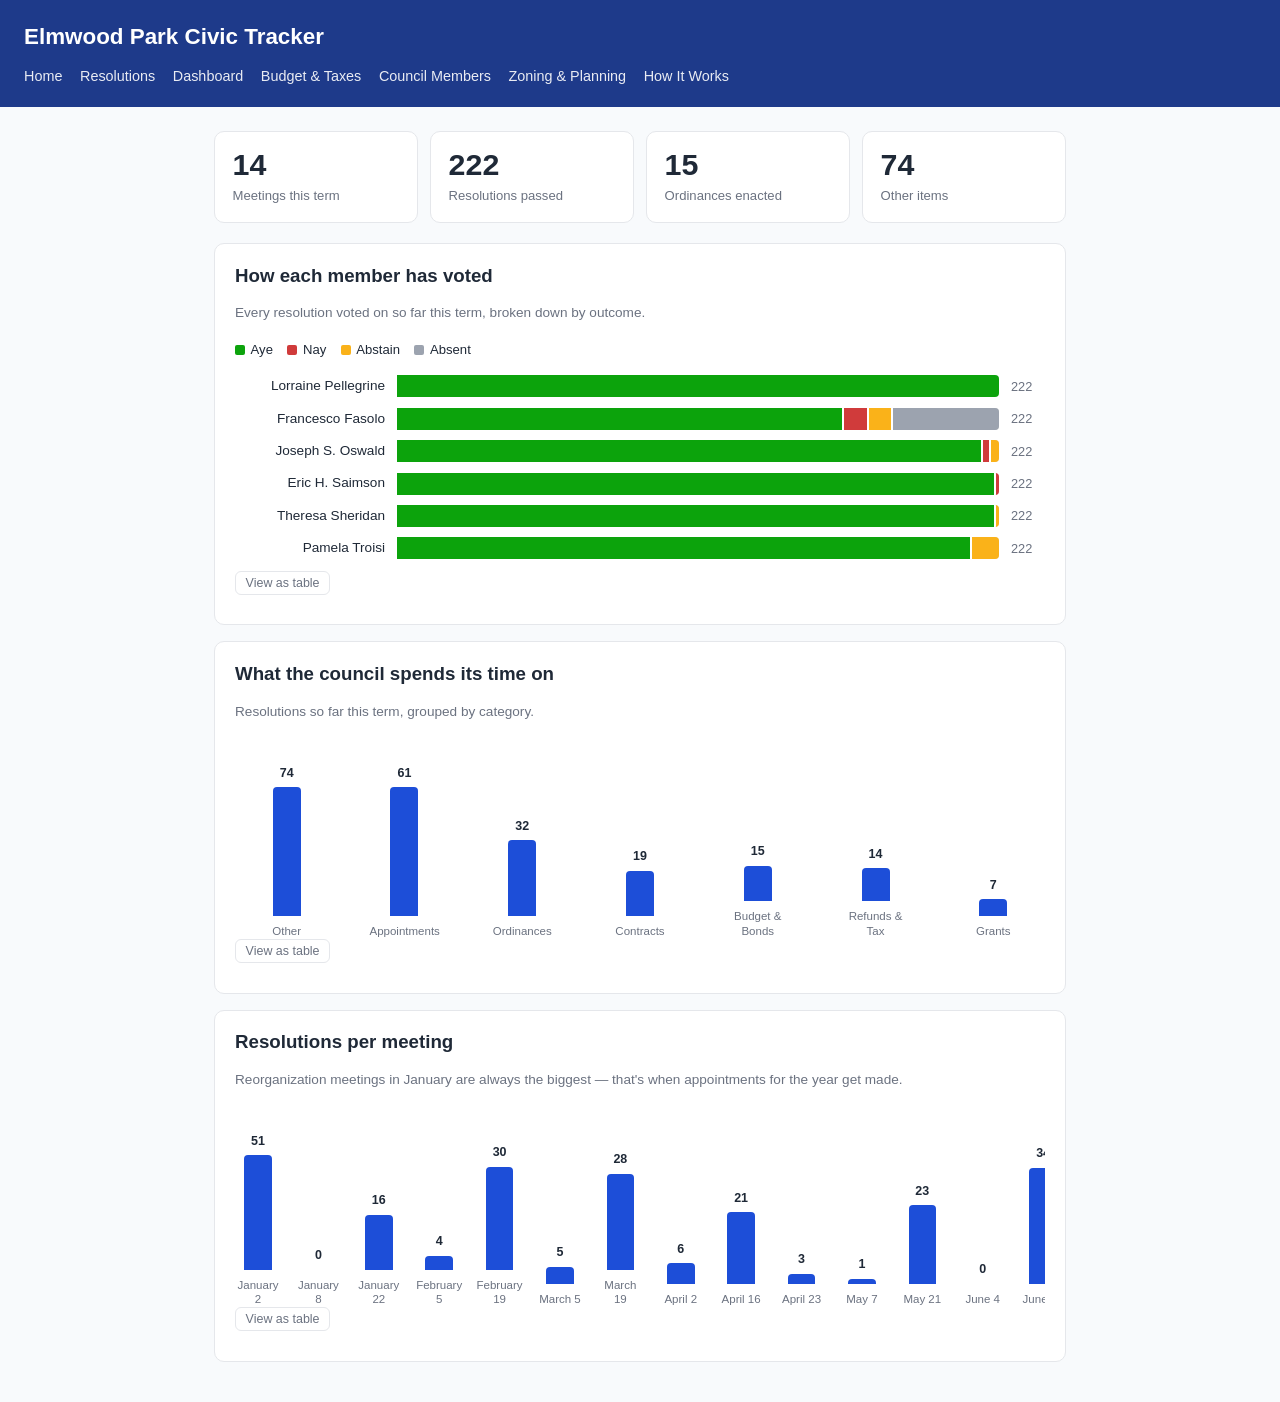
<file: docs/dashboard.html>
<!doctype html>
<html lang="en">
<head>
<meta charset="utf-8" />
<meta name="viewport" content="width=device-width, initial-scale=1" />
<title>Dashboard — Elmwood Park Civic Tracker</title>
<link rel="stylesheet" href="style.css" />
</head>
<body>
<header class="site-header">
  <a href="index.html"><h1>Elmwood Park Civic Tracker</h1></a>
  <nav class="site-nav">
    <a href="index.html">Home</a>
    <a href="resolutions.html">Resolutions</a>
    <a href="dashboard.html">Dashboard</a>
    <a href="budget.html">Budget & Taxes</a>
    <a href="members.html">Council Members</a>
    <a href="boards.html">Zoning & Planning</a>
    <a href="guide.html">How It Works</a>
  </nav>
</header>
<main>
  <div id="kpis" class="kpi-row"></div>

  <div class="card chart-card">
    <h3>How each member has voted</h3>
    <p class="chart-caption">Every resolution voted on so far this term, broken down by outcome.</p>
    <div class="chart-legend" id="member-legend"></div>
    <div id="member-chart"></div>
    <button class="table-toggle" data-target="member-table">View as table</button>
    <div id="member-table" class="hidden"></div>
  </div>

  <div class="card chart-card">
    <h3>What the council spends its time on</h3>
    <p class="chart-caption">Resolutions so far this term, grouped by category.</p>
    <div id="category-chart" class="vbar-chart"></div>
    <button class="table-toggle" data-target="category-table">View as table</button>
    <div id="category-table" class="hidden"></div>
  </div>

  <div class="card chart-card">
    <h3>Resolutions per meeting</h3>
    <p class="chart-caption">Reorganization meetings in January are always the biggest — that's when appointments for the year get made.</p>
    <div id="meeting-chart" class="vbar-chart"></div>
    <button class="table-toggle" data-target="meeting-table">View as table</button>
    <div id="meeting-table" class="hidden"></div>
  </div>
</main>

<div id="viz-tooltip" role="tooltip"></div>

<script src="common.js"></script>
<script>
const VOTE_COLORS = {
  Aye: "var(--viz-good)",
  Nay: "var(--viz-critical)",
  Abstain: "var(--viz-warning)",
  Absent: "var(--viz-neutral)",
};
const VOTE_ORDER = ["Aye", "Nay", "Abstain", "Absent"];

function showTooltip(evt, label, value) {
  const tt = document.getElementById("viz-tooltip");
  tt.innerHTML = "";
  const valueEl = document.createElement("span");
  valueEl.className = "tt-value";
  valueEl.textContent = value;
  const labelEl = document.createElement("span");
  labelEl.className = "tt-label";
  labelEl.textContent = " " + label;
  tt.appendChild(valueEl);
  tt.appendChild(labelEl);
  tt.style.display = "block";
  positionTooltip(evt);
}

function positionTooltip(evt) {
  const tt = document.getElementById("viz-tooltip");
  const x = evt.clientX !== undefined ? evt.clientX : evt.target.getBoundingClientRect().left;
  const y = evt.clientY !== undefined ? evt.clientY : evt.target.getBoundingClientRect().top;
  tt.style.left = Math.min(x + 14, window.innerWidth - 230) + "px";
  tt.style.top = Math.max(y - 40, 8) + "px";
}

function hideTooltip() {
  document.getElementById("viz-tooltip").style.display = "none";
}

function wireHover(el, label, value) {
  el.addEventListener("pointermove", (e) => showTooltip(e, label, value));
  el.addEventListener("pointerenter", (e) => showTooltip(e, label, value));
  el.addEventListener("pointerleave", hideTooltip);
  el.addEventListener("focus", (e) => showTooltip(e, label, value));
  el.addEventListener("blur", hideTooltip);
}

function wireTableToggle(buttonEl) {
  buttonEl.addEventListener("click", () => {
    const target = document.getElementById(buttonEl.dataset.target);
    const willShow = target.classList.contains("hidden");
    target.classList.toggle("hidden");
    buttonEl.textContent = willShow ? "Hide table" : "View as table";
  });
}

async function init() {
  const { meetings, resolutions, members } = await loadData();
  document.querySelectorAll(".table-toggle").forEach(wireTableToggle);

  // ---- KPIs ----
  const ordinancesEnacted = resolutions.filter((r) => r.readingStage === "Second Reading / Final Passage").length;
  const catCounts = {};
  resolutions.forEach((r) => (catCounts[r.category] = (catCounts[r.category] || 0) + 1));
  const topCategory = Object.entries(catCounts).sort((a, b) => b[1] - a[1])[0];

  const kpis = [
    { value: meetings.length, label: "Meetings this term" },
    { value: resolutions.length, label: "Resolutions passed" },
    { value: ordinancesEnacted, label: "Ordinances enacted" },
    { value: topCategory ? `${topCategory[1]}` : "-", label: topCategory ? `${topCategory[0]} items` : "" },
  ];
  const kpiRow = document.getElementById("kpis");
  kpis.forEach((k) => {
    const tile = document.createElement("div");
    tile.className = "kpi-tile";
    const value = document.createElement("div");
    value.className = "kpi-value";
    value.textContent = k.value;
    const label = document.createElement("div");
    label.className = "kpi-label";
    label.textContent = k.label;
    tile.appendChild(value);
    tile.appendChild(label);
    kpiRow.appendChild(tile);
  });

  // ---- member vote breakdown ----
  const votingMembers = members.filter((m) => m.votes !== false);
  const memberStats = votingMembers.map((m) => {
    const name = lastName(m.name);
    const counts = { Aye: 0, Nay: 0, Abstain: 0, Absent: 0 };
    resolutions.forEach((r) => {
      const v = r.votes && r.votes[name];
      if (v && counts[v] !== undefined) counts[v]++;
    });
    return { member: m, counts, total: Object.values(counts).reduce((a, b) => a + b, 0) };
  });

  const legend = document.getElementById("member-legend");
  VOTE_ORDER.forEach((label) => {
    const item = document.createElement("span");
    const swatch = document.createElement("span");
    swatch.className = "swatch";
    swatch.style.background = VOTE_COLORS[label];
    item.appendChild(swatch);
    item.appendChild(document.createTextNode(label));
    legend.appendChild(item);
  });

  const memberChart = document.getElementById("member-chart");
  memberStats.forEach(({ member, counts, total }) => {
    const row = document.createElement("div");
    row.className = "hbar-row";

    const label = document.createElement("div");
    label.className = "hbar-label";
    const link = document.createElement("a");
    link.href = `member.html?slug=${member.slug}`;
    link.textContent = member.name;
    label.appendChild(link);
    row.appendChild(label);

    const track = document.createElement("div");
    track.className = "hbar-track";
    VOTE_ORDER.forEach((label) => {
      const count = counts[label];
      if (count === 0) return;
      const seg = document.createElement("div");
      seg.className = "hbar-seg";
      seg.style.width = `${(count / total) * 100}%`;
      seg.style.background = VOTE_COLORS[label];
      seg.tabIndex = 0;
      seg.setAttribute("role", "img");
      seg.setAttribute("aria-label", `${member.name}: ${count} ${label}`);
      wireHover(seg, `${label} — ${member.name}`, count);
      track.appendChild(seg);
    });
    row.appendChild(track);

    const totalEl = document.createElement("div");
    totalEl.className = "hbar-total";
    totalEl.textContent = total;
    row.appendChild(totalEl);

    memberChart.appendChild(row);
  });

  const memberTable = document.getElementById("member-table");
  memberTable.appendChild(
    buildTable(
      ["Member", ...VOTE_ORDER, "Total"],
      memberStats.map((s) => [s.member.name, ...VOTE_ORDER.map((v) => s.counts[v]), s.total])
    )
  );

  // ---- category chart ----
  const categoryEntries = Object.entries(catCounts).sort((a, b) => b[1] - a[1]);
  renderColumnChart("category-chart", categoryEntries);
  document.getElementById("category-table").appendChild(buildTable(["Category", "Resolutions"], categoryEntries));

  // ---- meetings timeline chart ----
  const sortedMeetings = [...meetings].sort((a, b) => a.date.localeCompare(b.date));
  const meetingEntries = sortedMeetings.map((m) => {
    const count = resolutions.filter((r) => r.meetingId === m.id).length;
    const shortLabel = formatDate(m.date).replace(",", "").replace(/(\w+) (\d+) (\d+)/, "$1 $2");
    return [shortLabel, count];
  });
  renderColumnChart("meeting-chart", meetingEntries);
  document.getElementById("meeting-table").appendChild(
    buildTable(
      ["Meeting", "Resolutions"],
      sortedMeetings.map((m) => [`${formatDate(m.date)} — ${m.type}`, resolutions.filter((r) => r.meetingId === m.id).length])
    )
  );
}

function renderColumnChart(containerId, entries) {
  const container = document.getElementById(containerId);
  const max = Math.max(...entries.map(([, v]) => v), 1);
  entries.forEach(([label, value]) => {
    const col = document.createElement("div");
    col.className = "vbar-col";

    const valueEl = document.createElement("div");
    valueEl.className = "vbar-value";
    valueEl.textContent = value;
    col.appendChild(valueEl);

    const bar = document.createElement("div");
    bar.className = "vbar-bar";
    bar.style.height = `${Math.max((value / max) * 100, value > 0 ? 3 : 0)}%`;
    bar.tabIndex = 0;
    bar.setAttribute("role", "img");
    bar.setAttribute("aria-label", `${label}: ${value}`);
    wireHover(bar, label, value);
    col.appendChild(bar);

    const tick = document.createElement("div");
    tick.className = "vbar-tick";
    tick.textContent = label;
    col.appendChild(tick);

    container.appendChild(col);
  });
}

function buildTable(headers, rows) {
  const table = document.createElement("table");
  table.className = "viz-table";
  const thead = document.createElement("thead");
  const headRow = document.createElement("tr");
  headers.forEach((h) => {
    const th = document.createElement("th");
    th.textContent = h;
    headRow.appendChild(th);
  });
  thead.appendChild(headRow);
  table.appendChild(thead);

  const tbody = document.createElement("tbody");
  rows.forEach((cells) => {
    const tr = document.createElement("tr");
    cells.forEach((c) => {
      const td = document.createElement("td");
      td.textContent = c;
      tr.appendChild(td);
    });
    tbody.appendChild(tr);
  });
  table.appendChild(tbody);
  return table;
}

init();
</script>
</body>
</html>
</file>
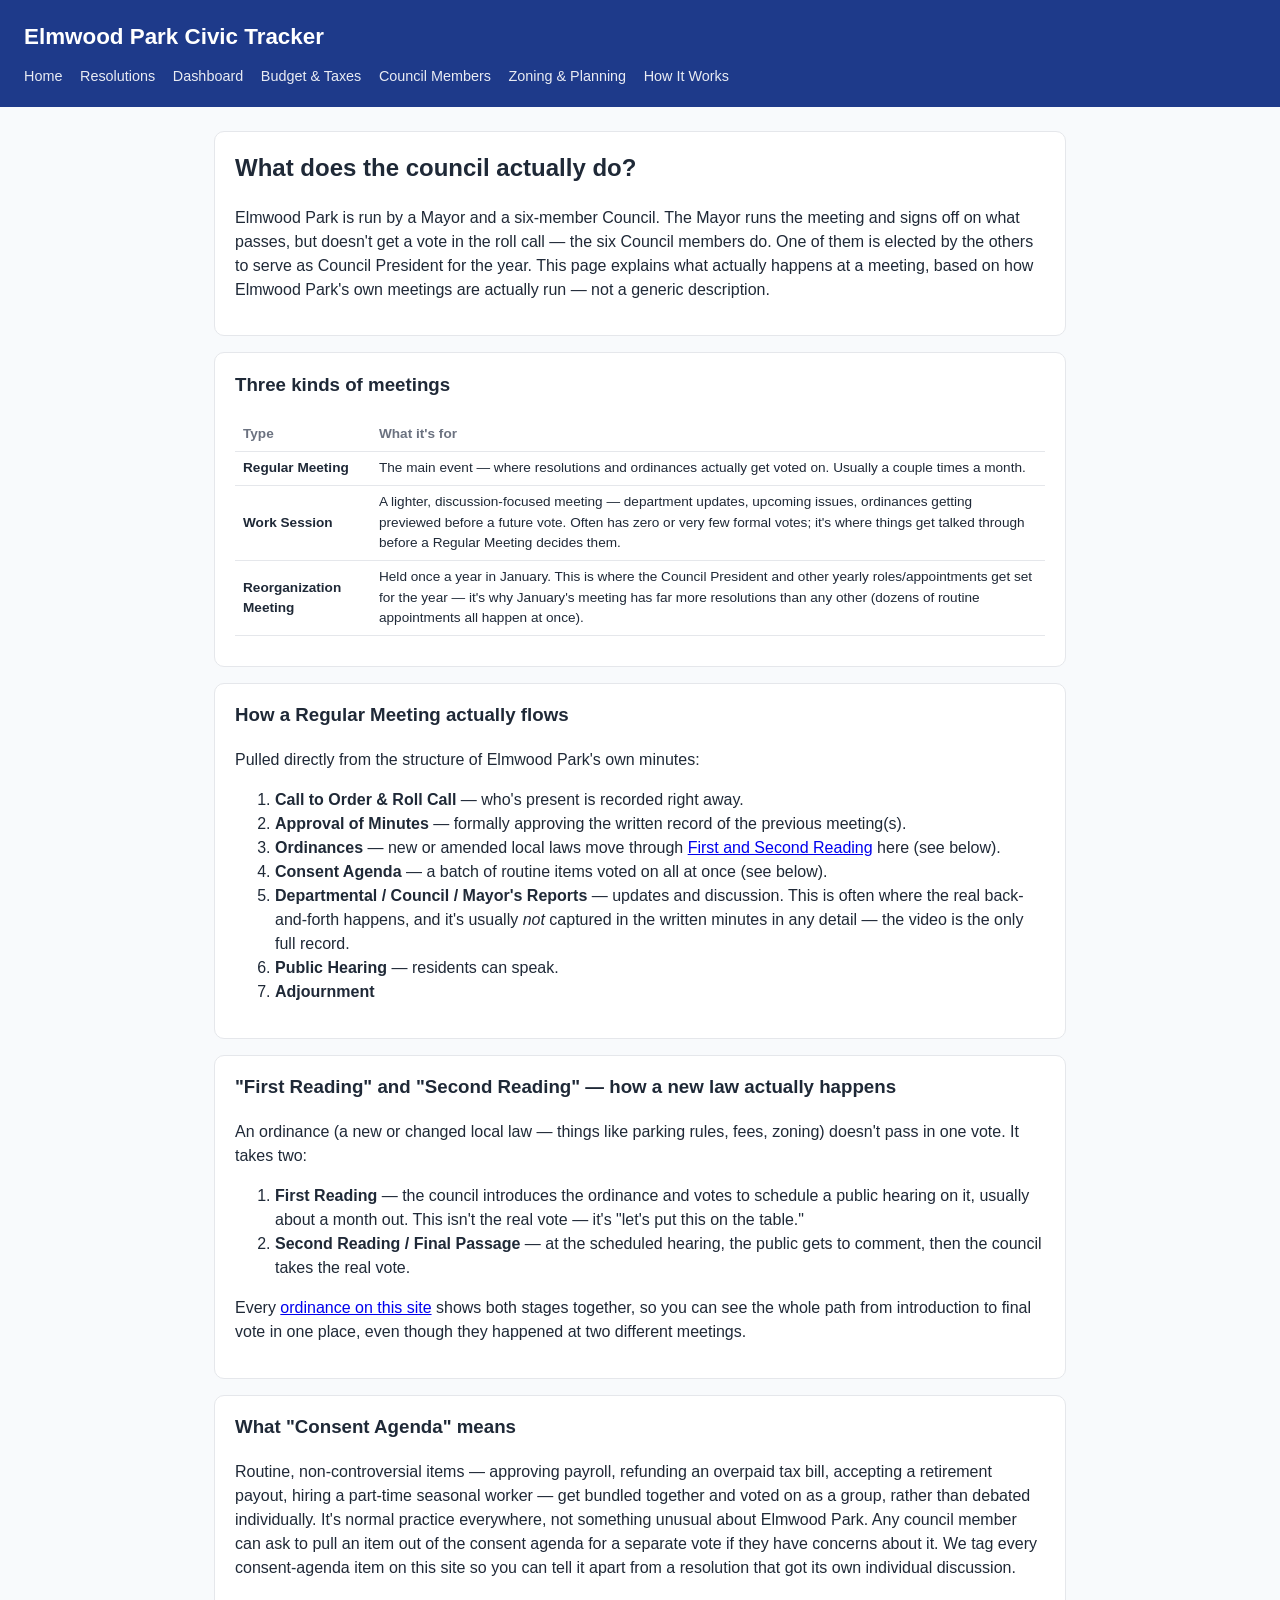
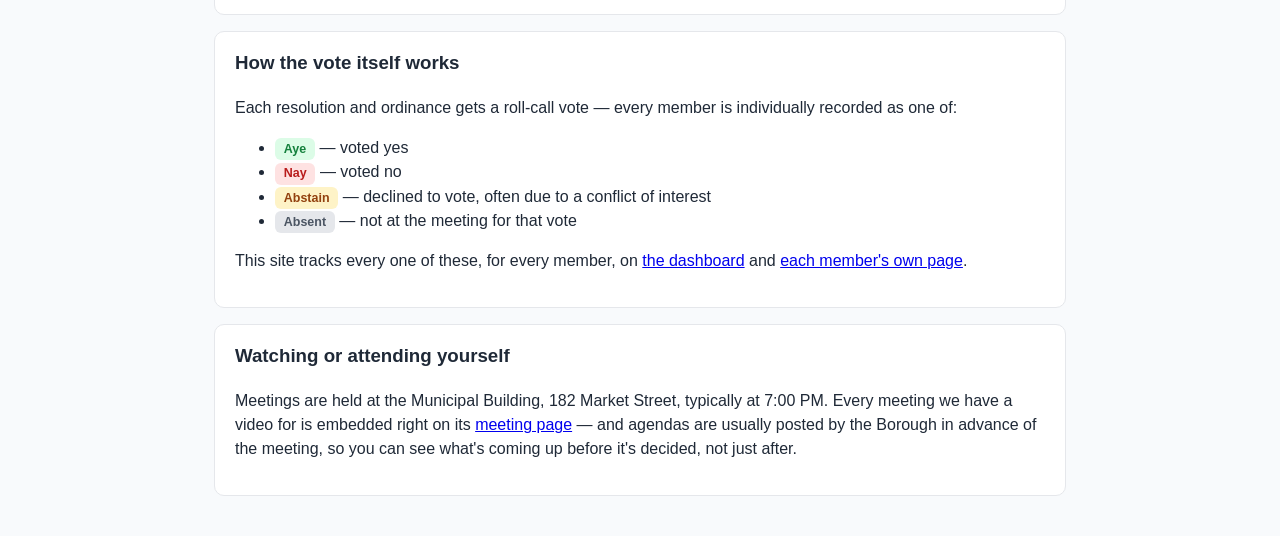
<file: docs/guide.html>
<!doctype html>
<html lang="en">
<head>
<meta charset="utf-8" />
<meta name="viewport" content="width=device-width, initial-scale=1" />
<title>How Council Meetings Work — Elmwood Park Civic Tracker</title>
<link rel="stylesheet" href="style.css" />
</head>
<body>
<header class="site-header">
  <a href="index.html"><h1>Elmwood Park Civic Tracker</h1></a>
  <nav class="site-nav">
    <a href="index.html">Home</a>
    <a href="resolutions.html">Resolutions</a>
    <a href="dashboard.html">Dashboard</a>
    <a href="budget.html">Budget &amp; Taxes</a>
    <a href="members.html">Council Members</a>
    <a href="boards.html">Zoning & Planning</a>
    <a href="guide.html">How It Works</a>
  </nav>
</header>
<main>
  <div class="card">
    <h2 style="margin-top:0">What does the council actually do?</h2>
    <p>Elmwood Park is run by a Mayor and a six-member Council. The Mayor runs the meeting and signs off on what passes, but doesn't get a vote in the roll call — the six Council members do. One of them is elected by the others to serve as Council President for the year. This page explains what actually happens at a meeting, based on how Elmwood Park's own meetings are actually run — not a generic description.</p>
  </div>

  <div class="card">
    <h3 style="margin-top:0">Three kinds of meetings</h3>
    <table class="viz-table">
      <thead><tr><th>Type</th><th>What it's for</th></tr></thead>
      <tbody>
        <tr><td><strong>Regular Meeting</strong></td><td>The main event — where resolutions and ordinances actually get voted on. Usually a couple times a month.</td></tr>
        <tr><td><strong>Work Session</strong></td><td>A lighter, discussion-focused meeting — department updates, upcoming issues, ordinances getting previewed before a future vote. Often has zero or very few formal votes; it's where things get talked through before a Regular Meeting decides them.</td></tr>
        <tr><td><strong>Reorganization Meeting</strong></td><td>Held once a year in January. This is where the Council President and other yearly roles/appointments get set for the year — it's why January's meeting has far more resolutions than any other (dozens of routine appointments all happen at once).</td></tr>
      </tbody>
    </table>
  </div>

  <div class="card">
    <h3 style="margin-top:0">How a Regular Meeting actually flows</h3>
    <p class="chart-caption">Pulled directly from the structure of Elmwood Park's own minutes:</p>
    <ol>
      <li><strong>Call to Order &amp; Roll Call</strong> — who's present is recorded right away.</li>
      <li><strong>Approval of Minutes</strong> — formally approving the written record of the previous meeting(s).</li>
      <li><strong>Ordinances</strong> — new or amended local laws move through <a href="#readings">First and Second Reading</a> here (see below).</li>
      <li><strong>Consent Agenda</strong> — a batch of routine items voted on all at once (see below).</li>
      <li><strong>Departmental / Council / Mayor's Reports</strong> — updates and discussion. This is often where the real back-and-forth happens, and it's usually <em>not</em> captured in the written minutes in any detail — the video is the only full record.</li>
      <li><strong>Public Hearing</strong> — residents can speak.</li>
      <li><strong>Adjournment</strong></li>
    </ol>
  </div>

  <div class="card" id="readings">
    <h3 style="margin-top:0">"First Reading" and "Second Reading" — how a new law actually happens</h3>
    <p>An ordinance (a new or changed local law — things like parking rules, fees, zoning) doesn't pass in one vote. It takes two:</p>
    <ol>
      <li><strong>First Reading</strong> — the council introduces the ordinance and votes to schedule a public hearing on it, usually about a month out. This isn't the real vote — it's "let's put this on the table."</li>
      <li><strong>Second Reading / Final Passage</strong> — at the scheduled hearing, the public gets to comment, then the council takes the real vote.</li>
    </ol>
    <p>Every <a href="index.html">ordinance on this site</a> shows both stages together, so you can see the whole path from introduction to final vote in one place, even though they happened at two different meetings.</p>
  </div>

  <div class="card">
    <h3 style="margin-top:0">What "Consent Agenda" means</h3>
    <p>Routine, non-controversial items — approving payroll, refunding an overpaid tax bill, accepting a retirement payout, hiring a part-time seasonal worker — get bundled together and voted on as a group, rather than debated individually. It's normal practice everywhere, not something unusual about Elmwood Park. Any council member can ask to pull an item out of the consent agenda for a separate vote if they have concerns about it. We tag every consent-agenda item on this site so you can tell it apart from a resolution that got its own individual discussion.</p>
  </div>

  <div class="card">
    <h3 style="margin-top:0">How the vote itself works</h3>
    <p>Each resolution and ordinance gets a roll-call vote — every member is individually recorded as one of:</p>
    <ul>
      <li><span class="vote-badge vote-Aye">Aye</span> — voted yes</li>
      <li><span class="vote-badge vote-Nay">Nay</span> — voted no</li>
      <li><span class="vote-badge vote-Abstain">Abstain</span> — declined to vote, often due to a conflict of interest</li>
      <li><span class="vote-badge vote-Absent">Absent</span> — not at the meeting for that vote</li>
    </ul>
    <p>This site tracks every one of these, for every member, on <a href="dashboard.html">the dashboard</a> and <a href="members.html">each member's own page</a>.</p>
  </div>

  <div class="card">
    <h3 style="margin-top:0">Watching or attending yourself</h3>
    <p>Meetings are held at the Municipal Building, 182 Market Street, typically at 7:00 PM. Every meeting we have a video for is embedded right on its <a href="index.html">meeting page</a> — and agendas are usually posted by the Borough in advance of the meeting, so you can see what's coming up before it's decided, not just after.</p>
  </div>
</main>
</body>
</html>
</file>
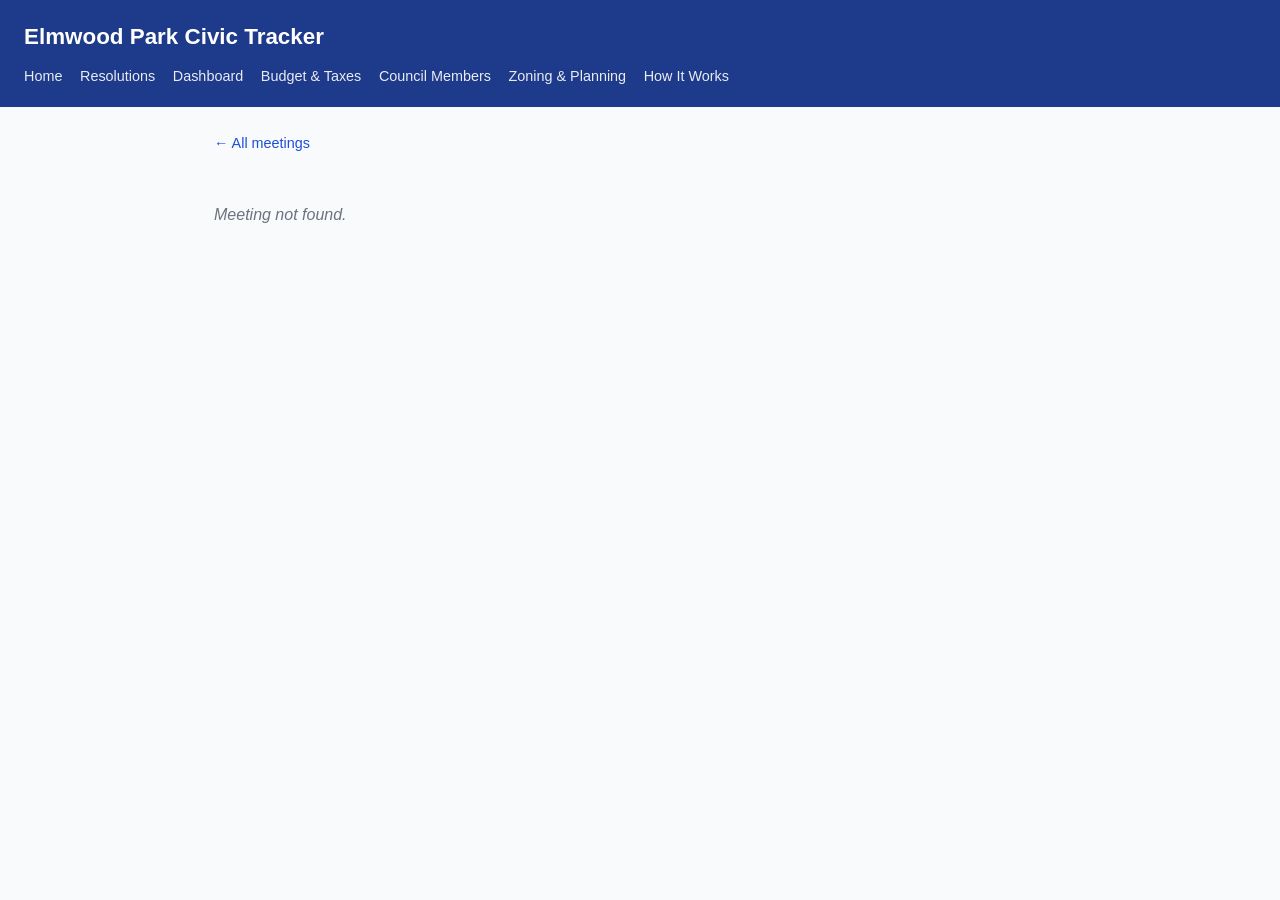
<file: docs/meeting.html>
<!doctype html>
<html lang="en">
<head>
<meta charset="utf-8" />
<meta name="viewport" content="width=device-width, initial-scale=1" />
<title>Meeting — Elmwood Park Civic Tracker</title>
<link rel="stylesheet" href="style.css" />
</head>
<body>
<header class="site-header">
  <a href="index.html"><h1>Elmwood Park Civic Tracker</h1></a>
  <nav class="site-nav">
    <a href="index.html">Home</a>
    <a href="resolutions.html">Resolutions</a>
    <a href="dashboard.html">Dashboard</a>
    <a href="budget.html">Budget & Taxes</a>
    <a href="members.html">Council Members</a>
    <a href="boards.html">Zoning & Planning</a>
    <a href="guide.html">How It Works</a>
  </nav>
</header>
<main>
  <a class="back-link" href="index.html">&larr; All meetings</a>
  <div id="content"></div>
</main>

<script src="common.js"></script>
<script>
async function init() {
  const id = qs("id");
  const { meetings, resolutions, members } = await loadData();
  const content = document.getElementById("content");
  const meeting = meetingById(meetings, id);

  if (!meeting) {
    content.innerHTML = `<p class="empty-state">Meeting not found.</p>`;
    return;
  }

  const memberByLastName = {};
  members.forEach((m) => (memberByLastName[lastName(m.name)] = m));

  const items = resolutions.filter((r) => r.meetingId === id);

  const header = `
    <div class="card">
      <h2 style="margin-top:0">${meeting.type} — ${formatDate(meeting.date)}</h2>
      <div class="meta">
        <a href="${meeting.minutesUrl}" target="_blank" rel="noopener">original minutes (PDF)</a>
        ${meeting.agendaUrl ? ` · <a href="${meeting.agendaUrl}" target="_blank" rel="noopener">agenda</a>` : ""}
      </div>
      ${videoEmbedHtml(meeting.videoUrl)}
    </div>
  `;

  const itemsHtml = items.length
    ? items.map((r) => resolutionCard(r, memberByLastName)).join("")
    : `<p class="empty-state">No resolutions parsed for this meeting.</p>`;

  content.innerHTML = header + itemsHtml;
}

function resolutionCard(r, memberByLastName) {
  const voteRows = Object.entries(r.votes)
    .map(([name, vote]) => {
      const member = memberByLastName[name];
      const label = member ? member.name : name;
      const link = member ? `<a href="member.html?slug=${member.slug}">${label}</a>` : label;
      return `<tr><td>${link}</td><td>${voteBadge(vote)}</td></tr>`;
    })
    .join("");

  const ordinanceLink = r.ordinanceNumber
    ? `<a href="ordinance.html?number=${encodeURIComponent(r.ordinanceNumber)}">Ordinance #${r.ordinanceNumber}${r.readingStage ? " — " + r.readingStage : ""}</a>`
    : "";

  const summaryHtml = r.plainSummary
    ? `<p class="plain-summary">${r.plainSummary}</p><p class="legal-title">${r.number} — ${r.title}</p>`
    : `<h3 style="margin:0.5rem 0 0.25rem 0">${r.number} — ${r.title}</h3>`;

  return `
    <div class="card">
      <span class="tag">${r.category}</span>
      ${r.consentAgenda ? '<span class="tag" style="background:#f1f5f9;color:#475569">Consent Agenda</span>' : ""}
      ${summaryHtml}
      <div class="meta">
        ${r.movedBy ? `Moved by ${r.movedBy}` : ""}${r.secondedBy ? `, seconded by ${r.secondedBy}` : ""}
        ${ordinanceLink ? `<br>${ordinanceLink}` : ""}
      </div>
      ${
        voteRows
          ? `<table class="votes"><thead><tr><th>Member</th><th>Vote</th></tr></thead><tbody>${voteRows}</tbody></table>`
          : `<p class="empty-state">No vote record found for this item.</p>`
      }
    </div>
  `;
}

init();
</script>
</body>
</html>
</file>
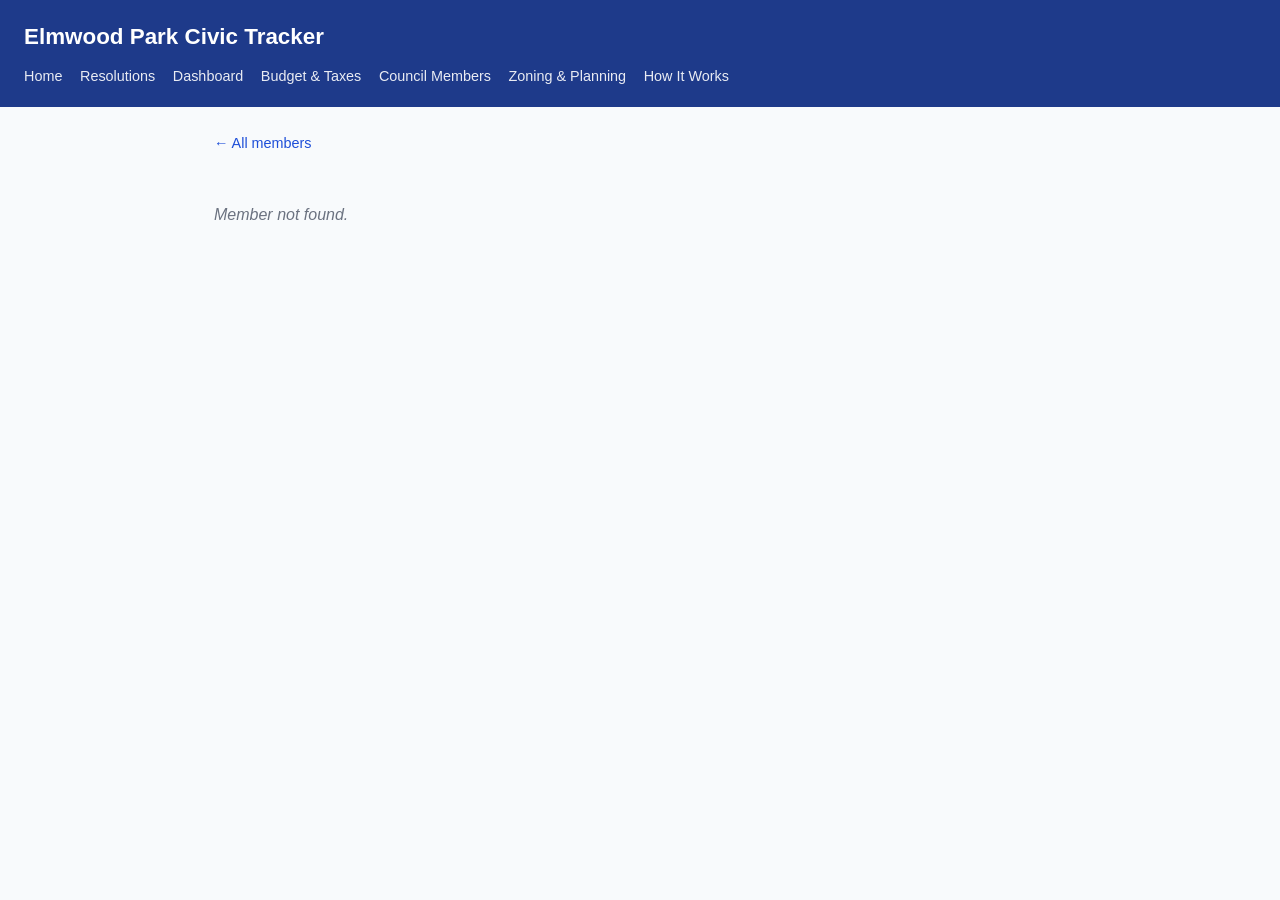
<file: docs/member.html>
<!doctype html>
<html lang="en">
<head>
<meta charset="utf-8" />
<meta name="viewport" content="width=device-width, initial-scale=1" />
<title>Member — Elmwood Park Civic Tracker</title>
<link rel="stylesheet" href="style.css" />
</head>
<body>
<header class="site-header">
  <a href="index.html"><h1>Elmwood Park Civic Tracker</h1></a>
  <nav class="site-nav">
    <a href="index.html">Home</a>
    <a href="resolutions.html">Resolutions</a>
    <a href="dashboard.html">Dashboard</a>
    <a href="budget.html">Budget & Taxes</a>
    <a href="members.html">Council Members</a>
    <a href="boards.html">Zoning & Planning</a>
    <a href="guide.html">How It Works</a>
  </nav>
</header>
<main>
  <a class="back-link" href="members.html">&larr; All members</a>
  <div id="content"></div>
</main>

<script src="common.js"></script>
<script>
async function init() {
  const slug = qs("slug");
  const { meetings, resolutions, members } = await loadData();
  const content = document.getElementById("content");
  const member = memberBySlug(members, slug);

  if (!member) {
    content.innerHTML = `<p class="empty-state">Member not found.</p>`;
    return;
  }

  if (member.votes === false) {
    content.innerHTML = `
      <div class="card">
        <h2 style="margin-top:0">${member.name}</h2>
        <div class="meta">${member.role}</div>
        <p class="empty-state">The Mayor does not appear in the Council's roll-call vote record.</p>
      </div>`;
    return;
  }

  const name = lastName(member.name);
  const votedItems = resolutions
    .filter((r) => r.votes && Object.prototype.hasOwnProperty.call(r.votes, name))
    .map((r) => ({ ...r, meeting: meetingById(meetings, r.meetingId) }))
    .sort((a, b) => (a.meeting && b.meeting ? b.meeting.date.localeCompare(a.meeting.date) : 0));

  const counts = { Aye: 0, Nay: 0, Abstain: 0, Absent: 0 };
  votedItems.forEach((r) => counts[r.votes[name]] !== undefined && counts[r.votes[name]]++);

  const statsHtml = Object.entries(counts)
    .map(([label, num]) => `<div class="stat"><div class="num">${num}</div><div class="label">${label}</div></div>`)
    .join("");

  const rowsHtml = votedItems
    .map(
      (r) => `
      <div class="card">
        <span class="tag">${r.category}</span>
        ${
          r.plainSummary
            ? `<p class="plain-summary"><a class="title-link" href="meeting.html?id=${encodeURIComponent(r.meetingId)}">${r.plainSummary}</a></p><p class="legal-title">${r.number} — ${r.title}</p>`
            : `<h3 style="margin:0.5rem 0 0.25rem 0"><a class="title-link" href="meeting.html?id=${encodeURIComponent(r.meetingId)}">${r.number} — ${r.title}</a></h3>`
        }
        <div class="meta">${r.meeting ? formatDate(r.meeting.date) : ""} · ${voteBadge(r.votes[name])}</div>
      </div>`
    )
    .join("");

  content.innerHTML = `
    <div class="card">
      <h2 style="margin-top:0">${member.name}</h2>
      <div class="meta">${member.role}</div>
    </div>
    <div class="stat-row">${statsHtml}</div>
    ${rowsHtml || '<p class="empty-state">No votes on record yet.</p>'}
  `;
}
init();
</script>
</body>
</html>
</file>
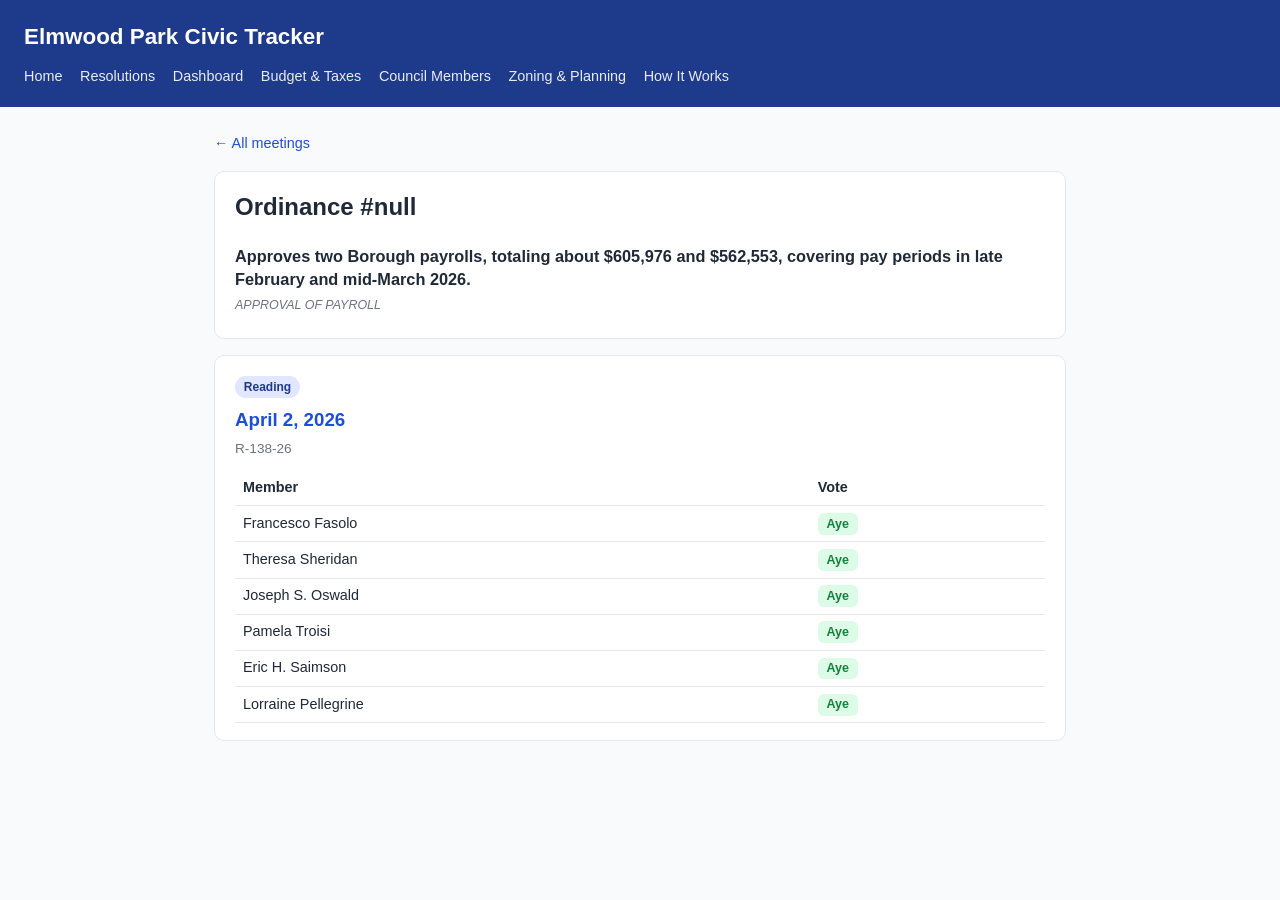
<file: docs/ordinance.html>
<!doctype html>
<html lang="en">
<head>
<meta charset="utf-8" />
<meta name="viewport" content="width=device-width, initial-scale=1" />
<title>Ordinance — Elmwood Park Civic Tracker</title>
<link rel="stylesheet" href="style.css" />
</head>
<body>
<header class="site-header">
  <a href="index.html"><h1>Elmwood Park Civic Tracker</h1></a>
  <nav class="site-nav">
    <a href="index.html">Home</a>
    <a href="resolutions.html">Resolutions</a>
    <a href="dashboard.html">Dashboard</a>
    <a href="budget.html">Budget & Taxes</a>
    <a href="members.html">Council Members</a>
    <a href="boards.html">Zoning & Planning</a>
    <a href="guide.html">How It Works</a>
  </nav>
</header>
<main>
  <a class="back-link" href="index.html">&larr; All meetings</a>
  <div id="content"></div>
</main>

<script src="common.js"></script>
<script>
async function init() {
  const number = qs("number");
  const { meetings, resolutions, members } = await loadData();
  const content = document.getElementById("content");
  const notices = await fetch("data/notices.json").then((r) => (r.ok ? r.json() : { ordinanceNotices: [] }));

  const memberByLastName = {};
  members.forEach((m) => (memberByLastName[lastName(m.name)] = m));

  // minutes-based stages have real vote records; notice-based stages are a
  // fallback for meetings the Borough hasn't published minutes for yet
  const minutesStages = resolutions
    .filter((r) => r.ordinanceNumber === number)
    .map((r) => ({ ...r, meeting: meetingById(meetings, r.meetingId), source: "minutes" }));
  const noticeStages = (notices.ordinanceNotices || [])
    .filter((n) => n.ordinanceNumber === number)
    .map((n) => ({ ...n, source: "notice" }));

  // prefer the minutes-based record for a reading stage when both exist -
  // it has real votes, the notice doesn't
  const stageMap = {};
  for (const n of noticeStages) stageMap[n.readingStage] = n;
  for (const r of minutesStages) stageMap[r.readingStage] = r;
  const stages = Object.values(stageMap).sort((a, b) => {
    const da = a.source === "minutes" ? a.meeting?.date : a.date;
    const db = b.source === "minutes" ? b.meeting?.date : b.date;
    return (da || "").localeCompare(db || "");
  });

  if (stages.length === 0) {
    content.innerHTML = `<p class="empty-state">No record found for ordinance #${number}.</p>`;
    return;
  }

  const withSummary = minutesStages.find((s) => s.plainSummary) || noticeStages.find((s) => s.plainSummary);
  const title = withSummary ? withSummary.title : (minutesStages[0]?.title || stages.find((s) => s.title)?.title);
  const summary = withSummary?.plainSummary;

  const stagesHtml = stages
    .map((r) => {
      if (r.source === "notice") {
        const amountText = r.amount ? ` — bonds/appropriation of ${"$" + r.amount.toLocaleString("en-US")}` : "";
        return `
          <div class="card">
            <span class="tag">${r.readingStage || "Reading"}</span>
            <span class="tag" style="background:#fffbeb;color:#92400e">From a public notice</span>
            <h3 style="margin:0.5rem 0 0.25rem 0">${r.date ? formatDate(r.date) : "Date unknown"}</h3>
            <div class="meta">${r.ordinanceNumber}${amountText}</div>
            <p class="empty-state">Vote details aren't available yet — the Borough hasn't published minutes for this meeting. This stage is confirmed only by the <a href="${r.url}" target="_blank" rel="noopener">Borough's public notice</a>.</p>
          </div>`;
      }
      const voteRows = Object.entries(r.votes)
        .map(([name, vote]) => {
          const member = memberByLastName[name];
          const label = member ? member.name : name;
          return `<tr><td>${label}</td><td>${voteBadge(vote)}</td></tr>`;
        })
        .join("");
      return `
        <div class="card">
          <span class="tag">${r.readingStage || "Reading"}</span>
          <h3 style="margin:0.5rem 0 0.25rem 0">
            <a class="title-link" href="meeting.html?id=${encodeURIComponent(r.meetingId)}">
              ${r.meeting ? formatDate(r.meeting.date) : r.meetingId}
            </a>
          </h3>
          <div class="meta">${r.number}</div>
          ${voteRows ? `<table class="votes"><thead><tr><th>Member</th><th>Vote</th></tr></thead><tbody>${voteRows}</tbody></table>` : ""}
        </div>`;
    })
    .join("");

  content.innerHTML = `
    <div class="card">
      <h2 style="margin-top:0">Ordinance #${number}</h2>
      ${summary ? `<p class="plain-summary">${summary}</p><p class="legal-title">${title}</p>` : `<div class="meta">${title || ""}</div>`}
    </div>
    ${stagesHtml}
  `;
}
init();
</script>
</body>
</html>
</file>
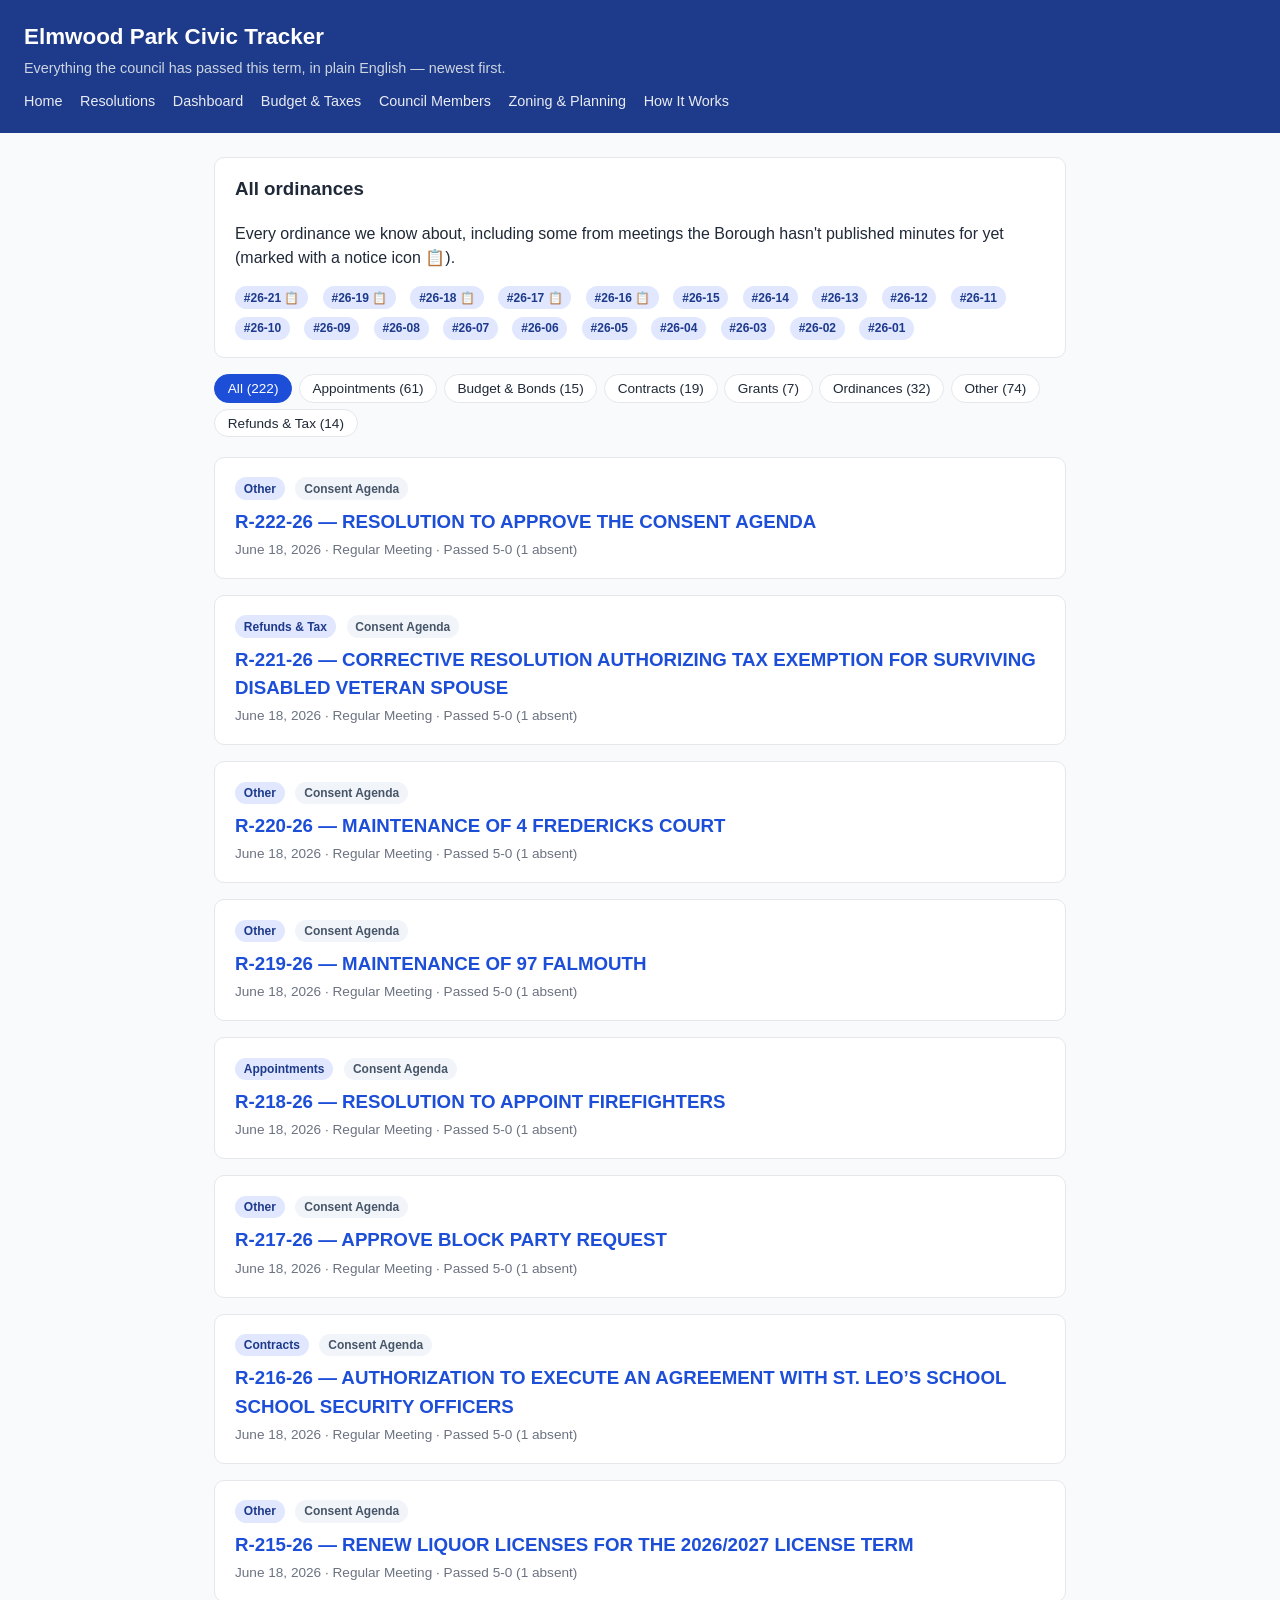
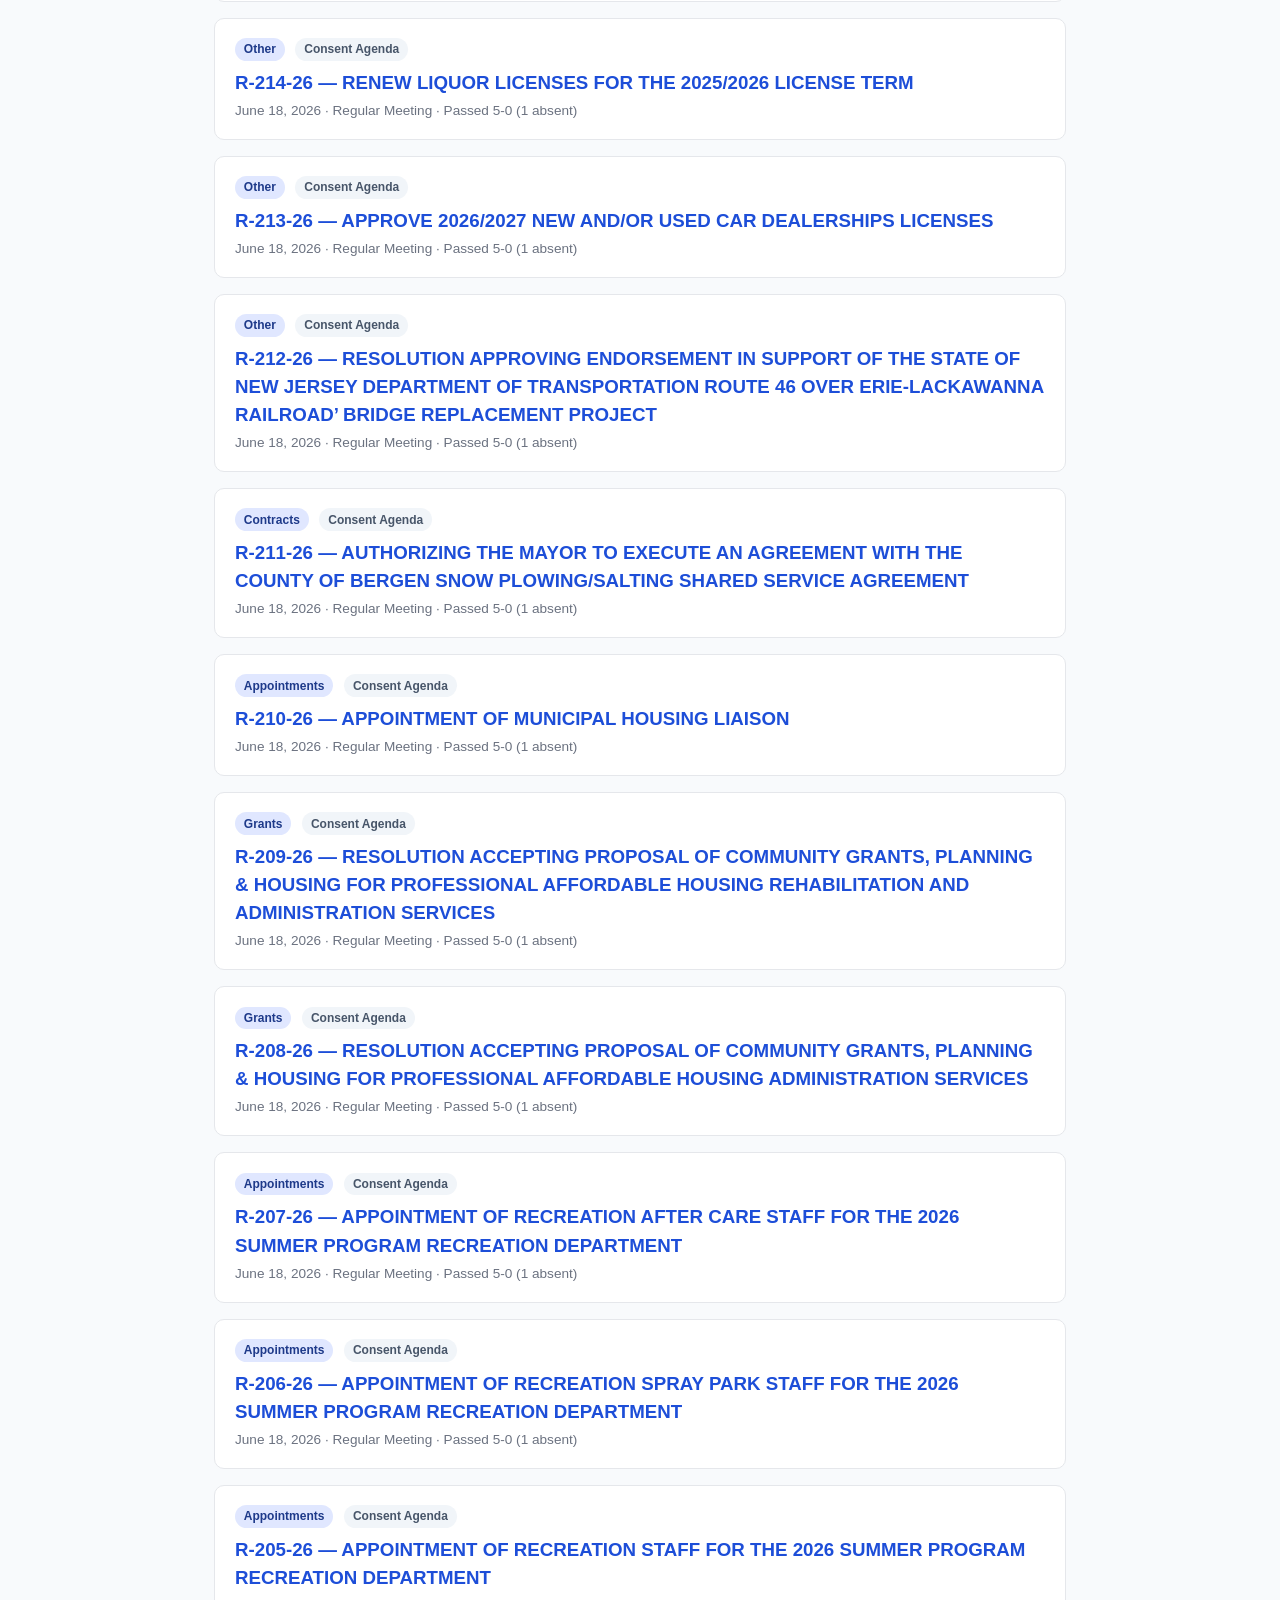
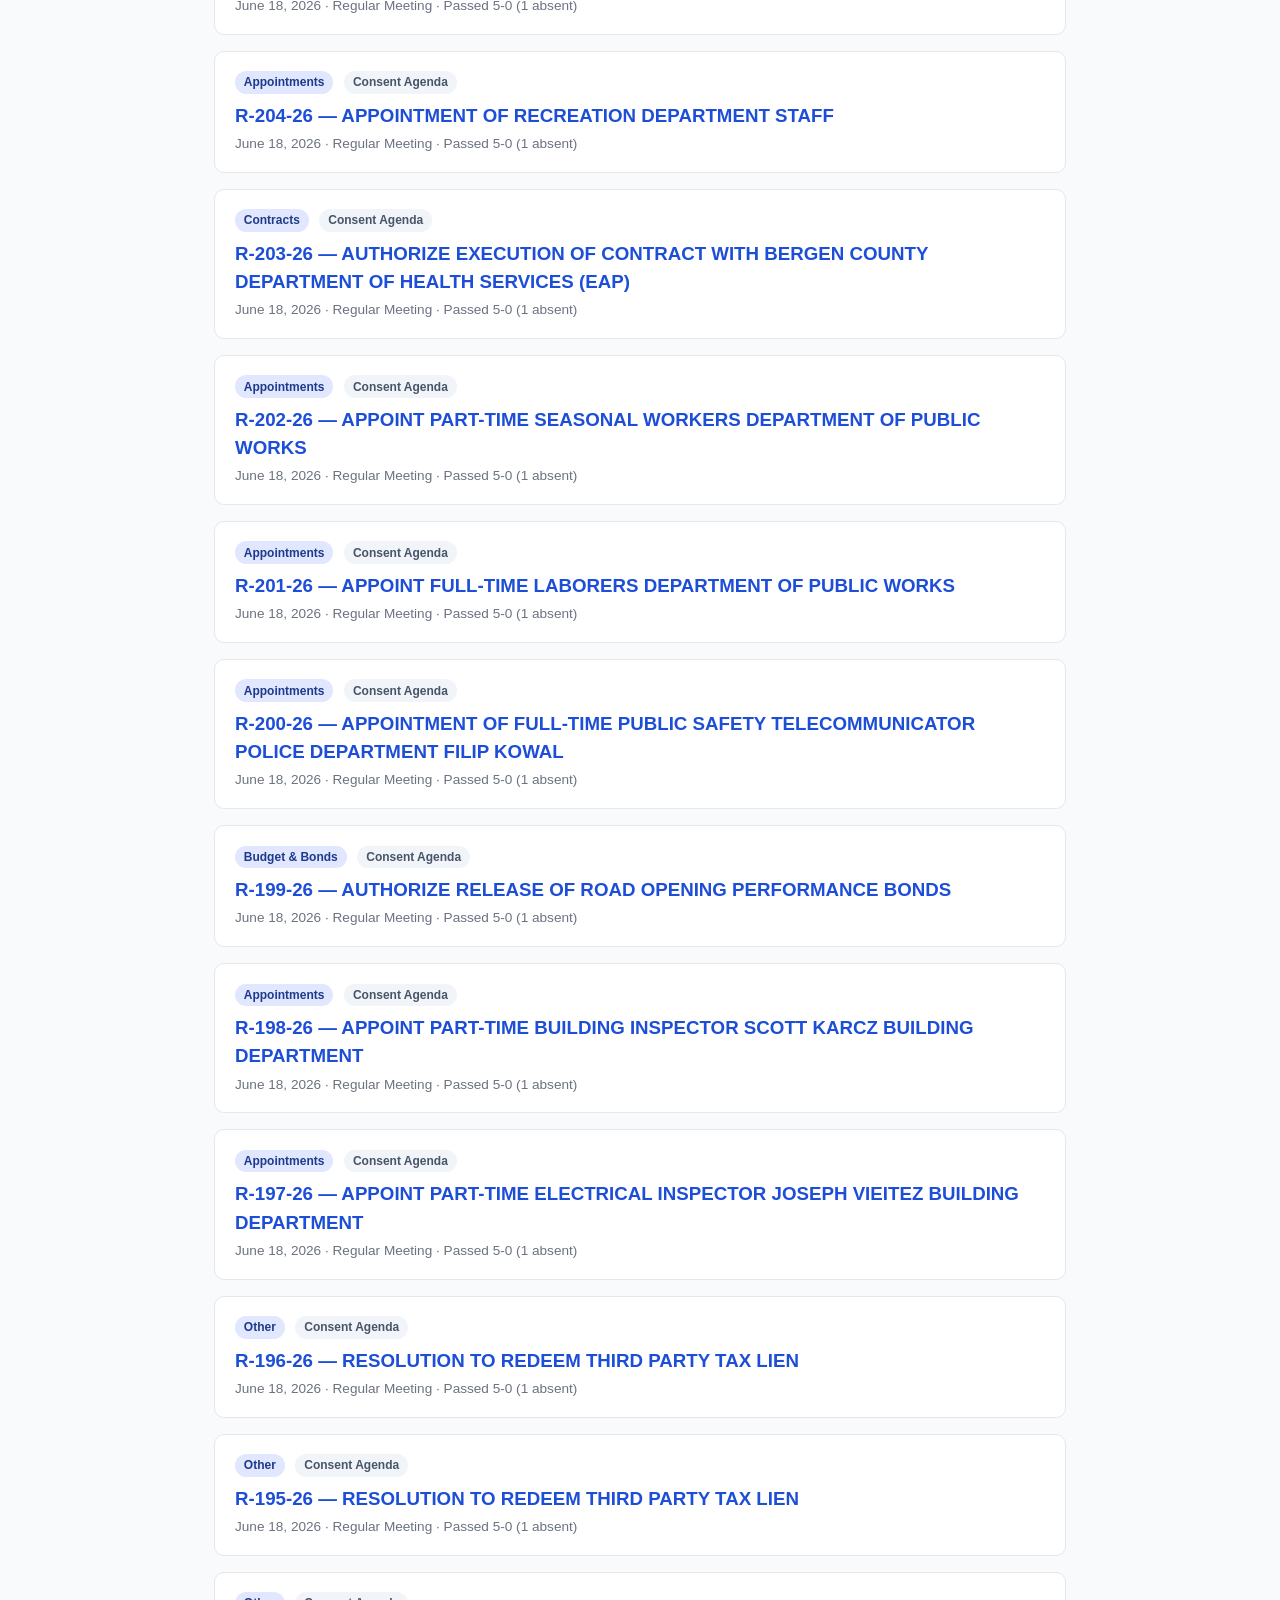
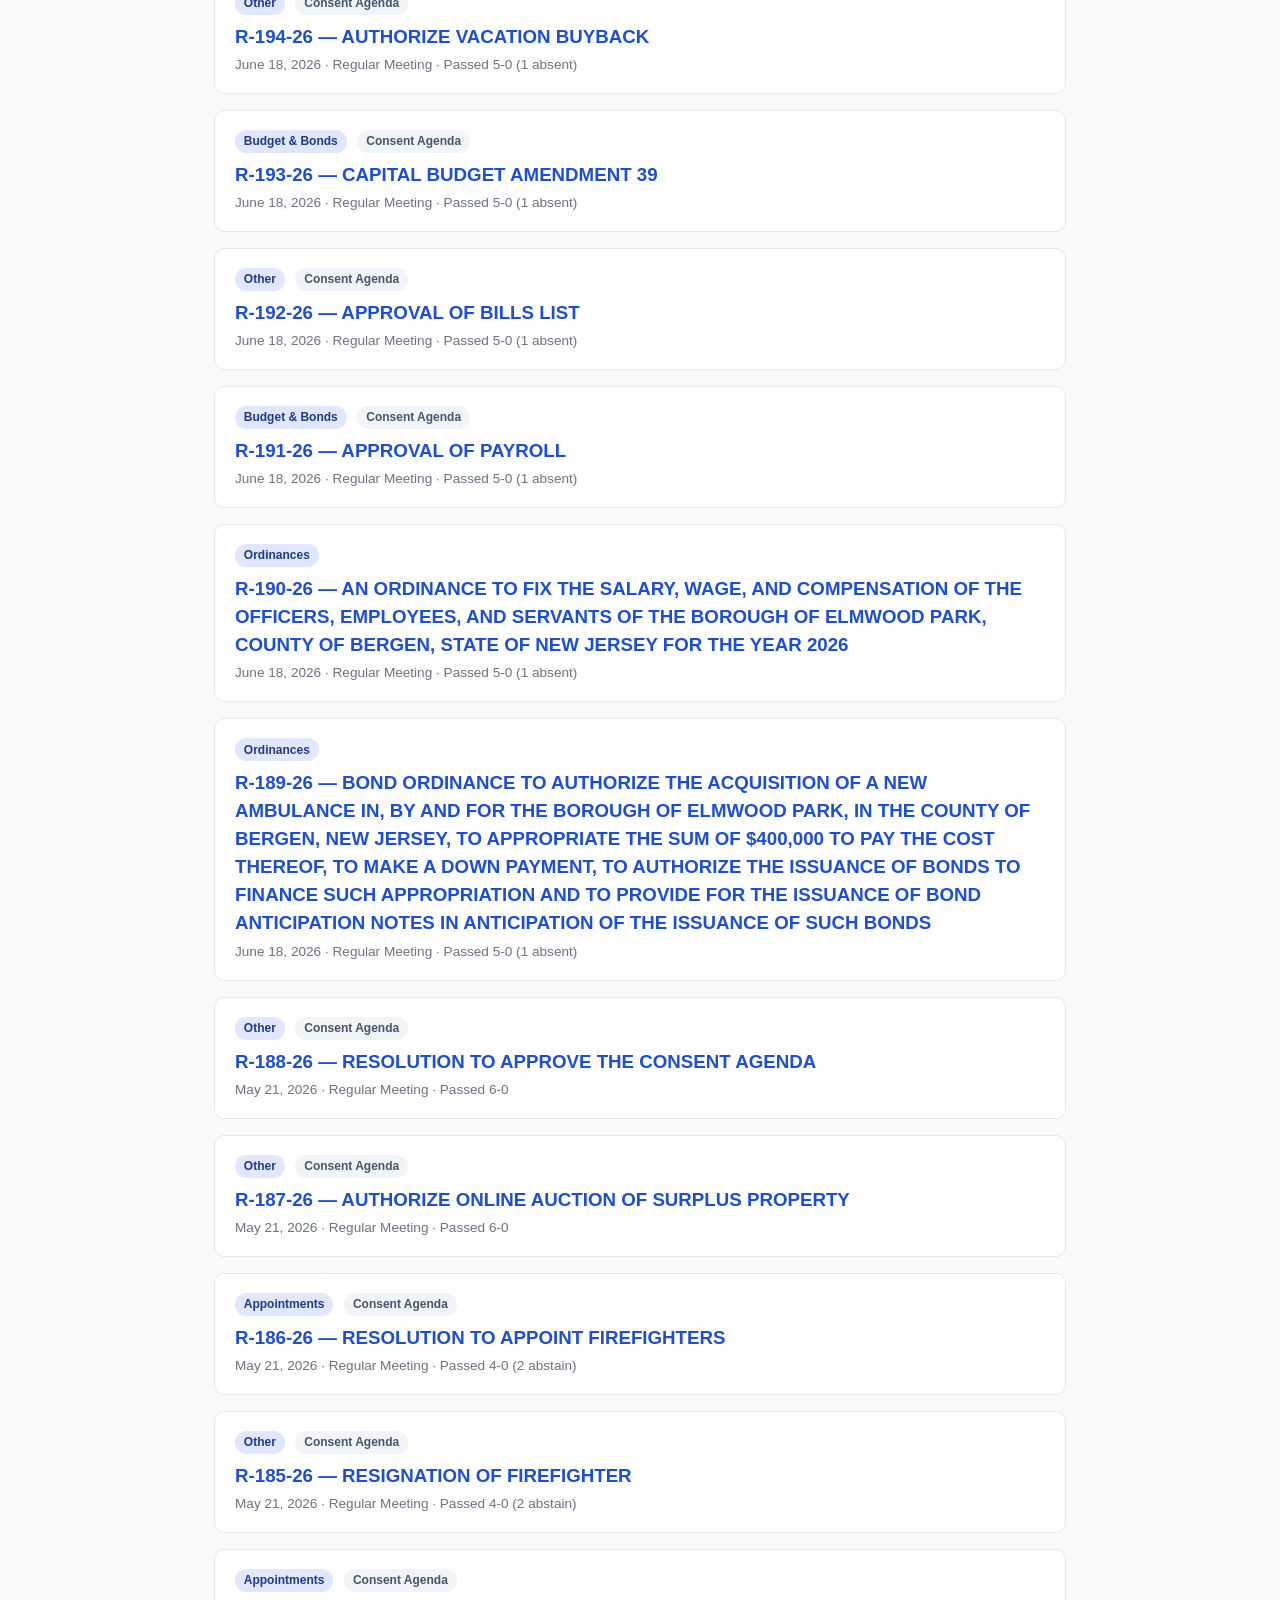
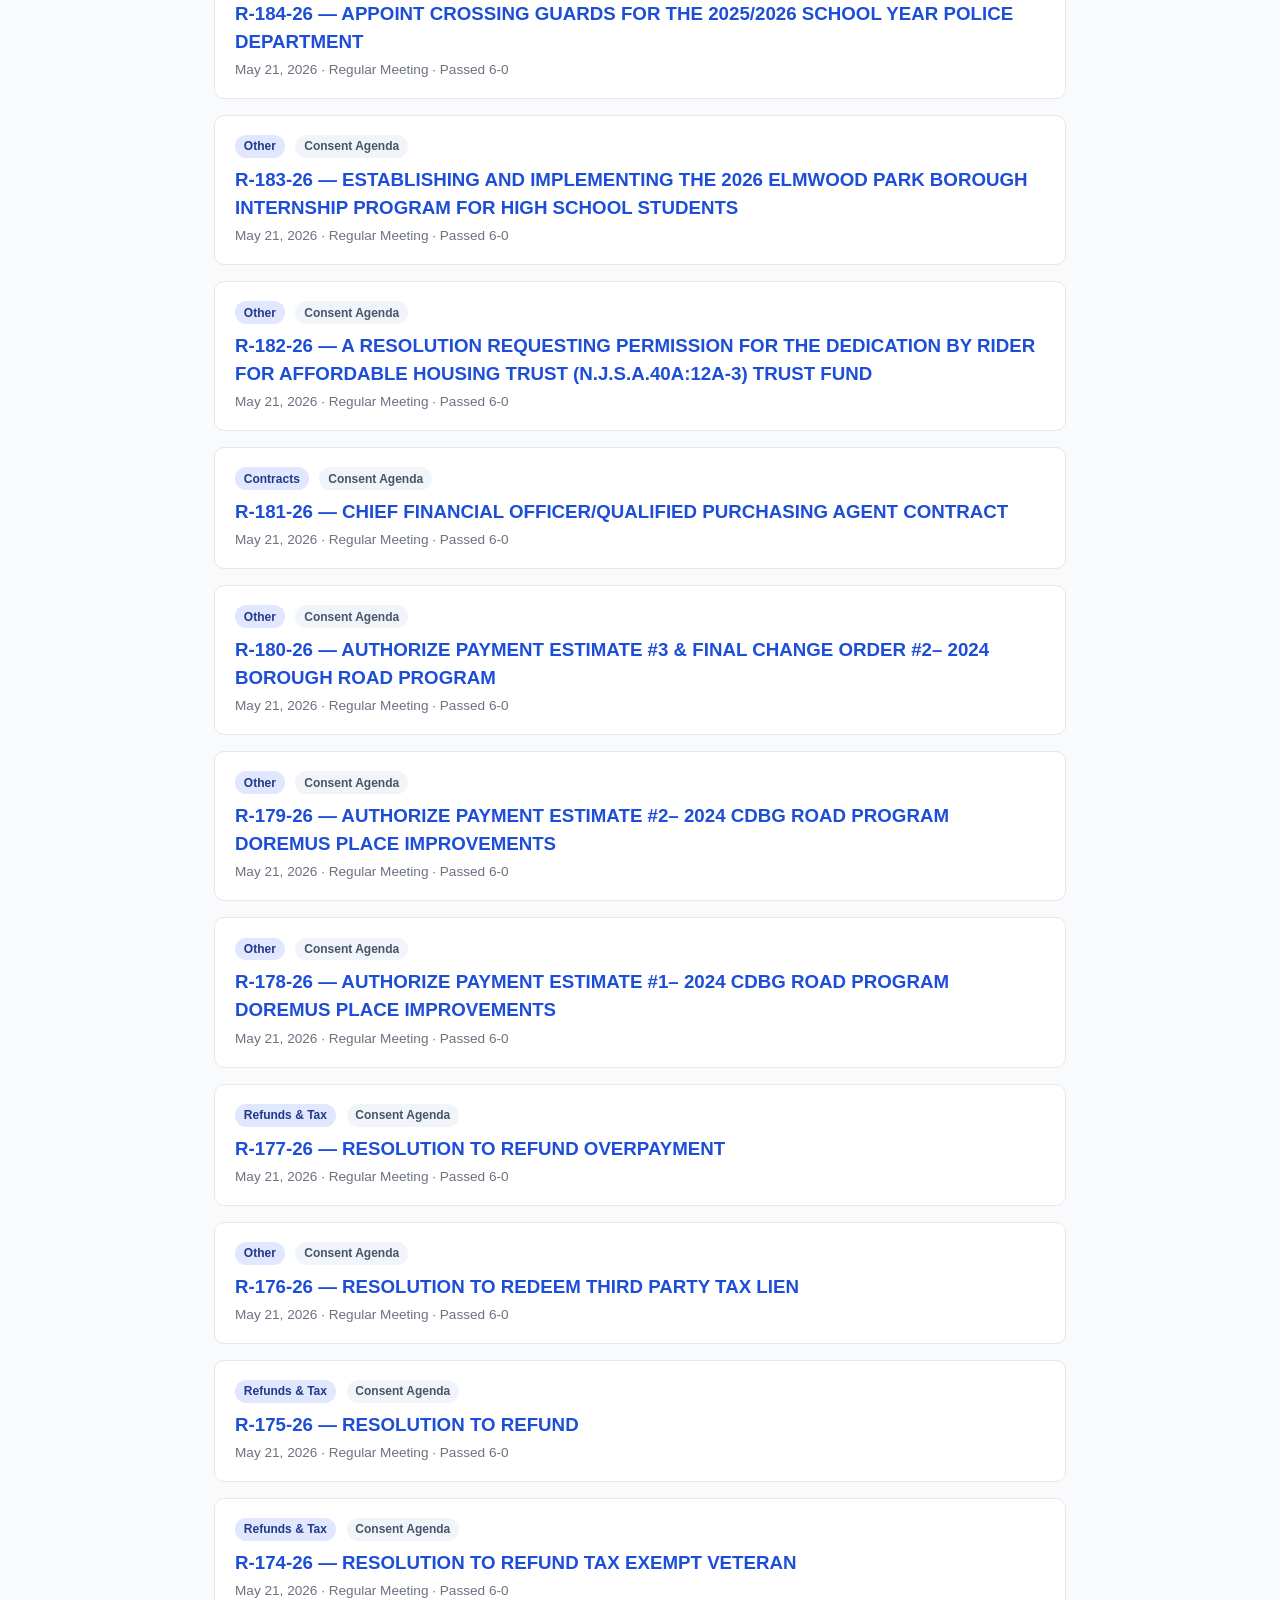
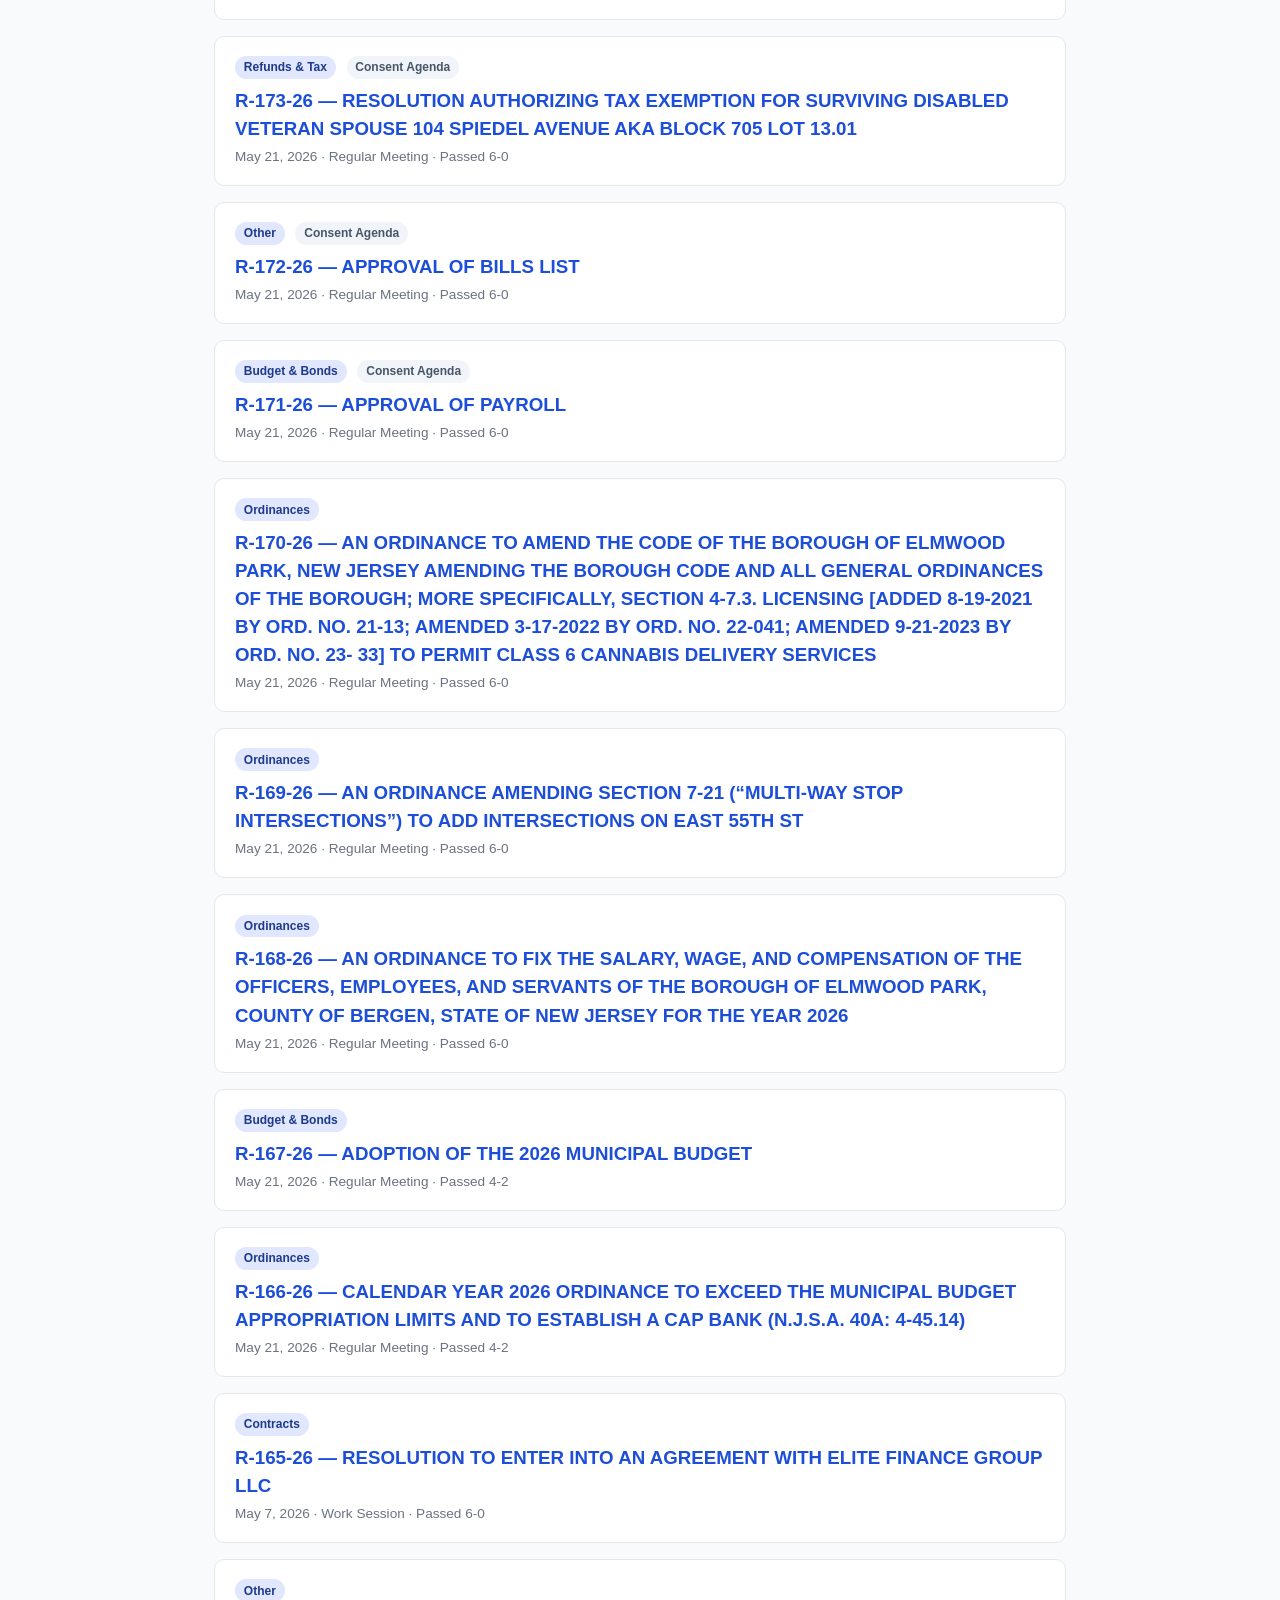
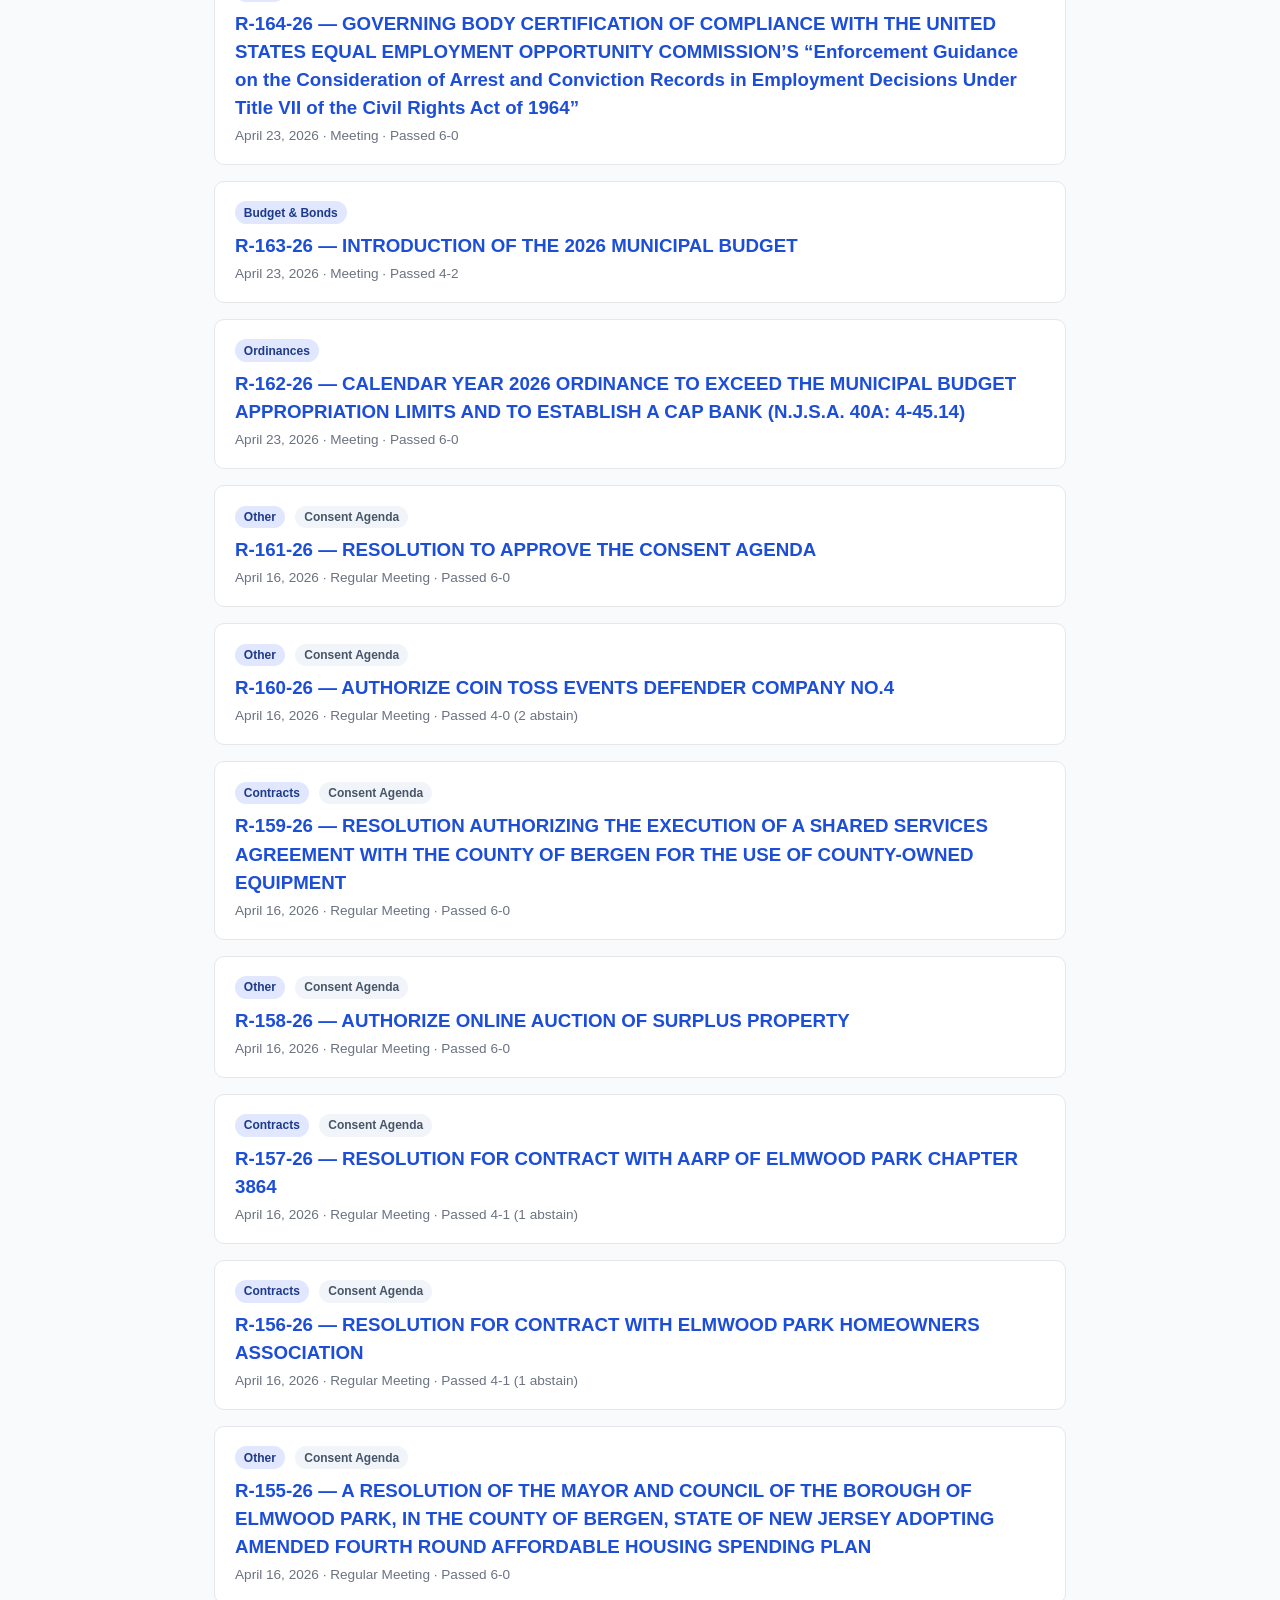
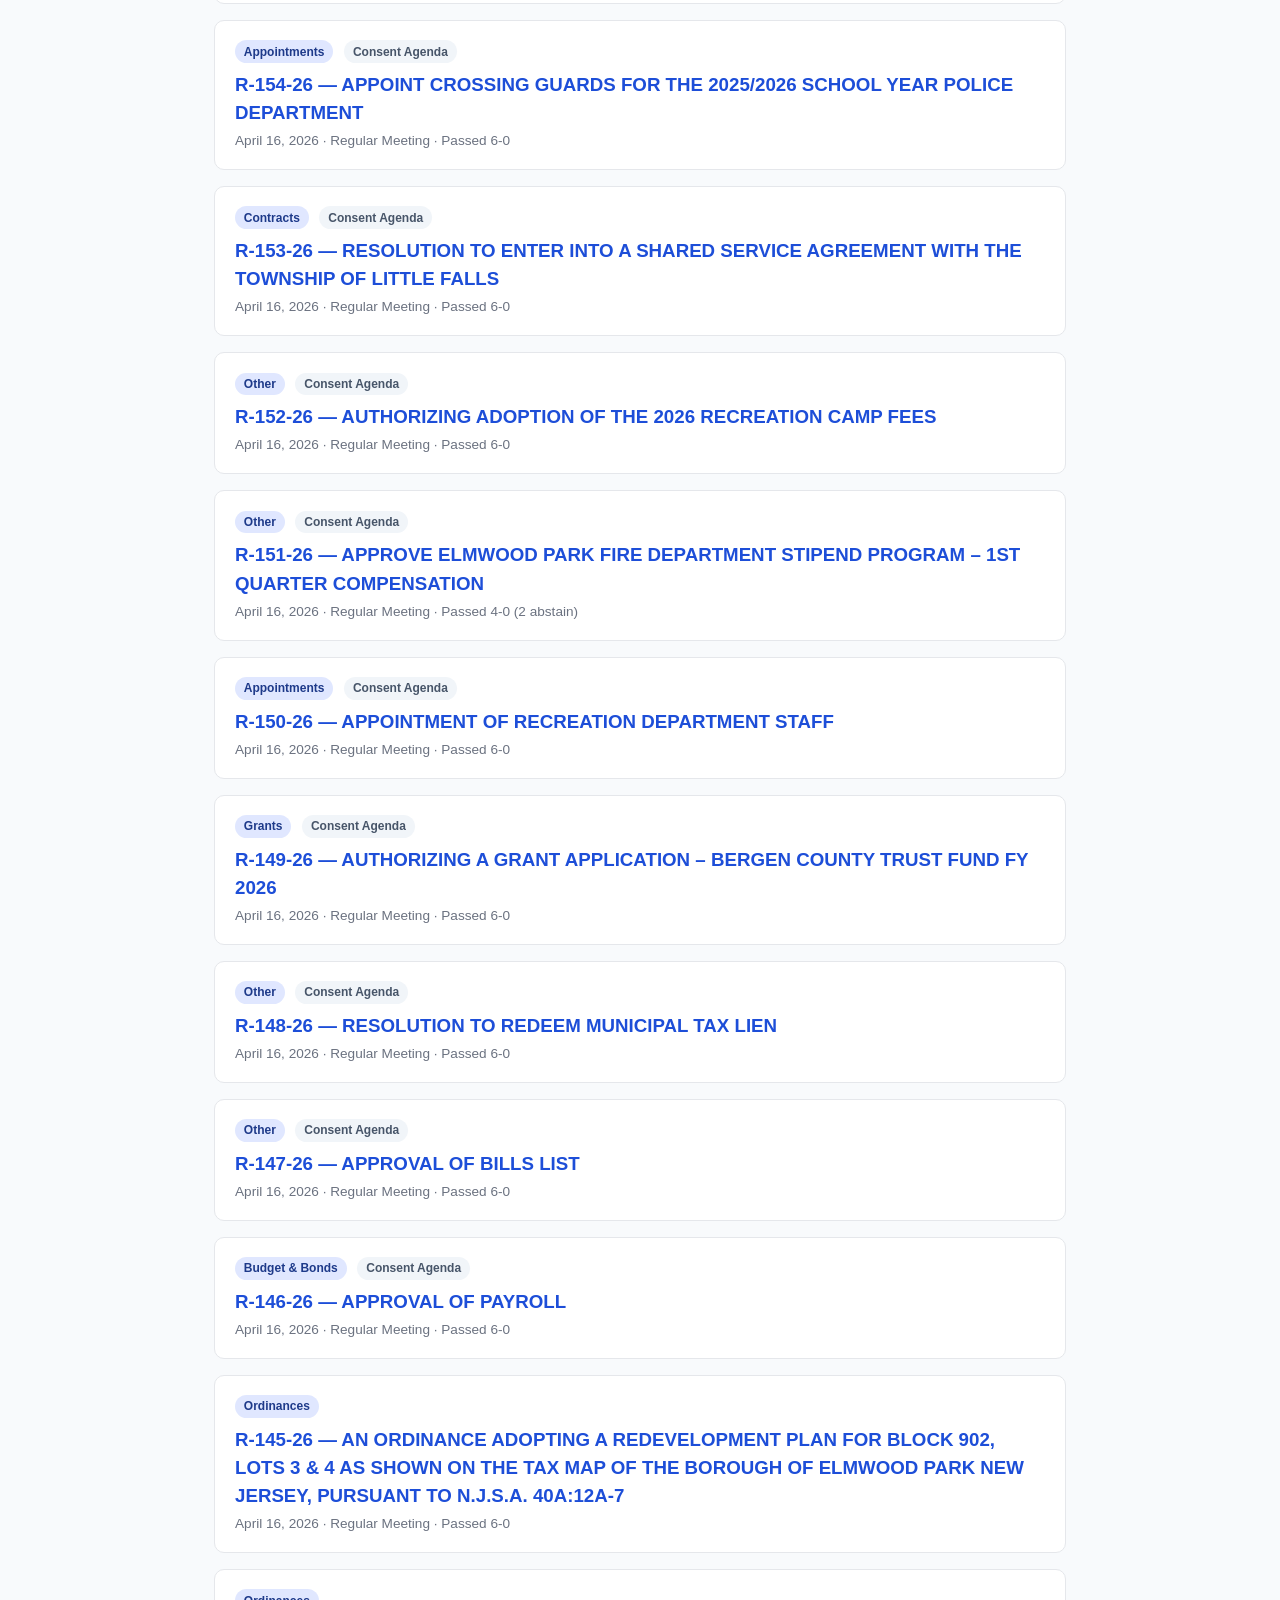
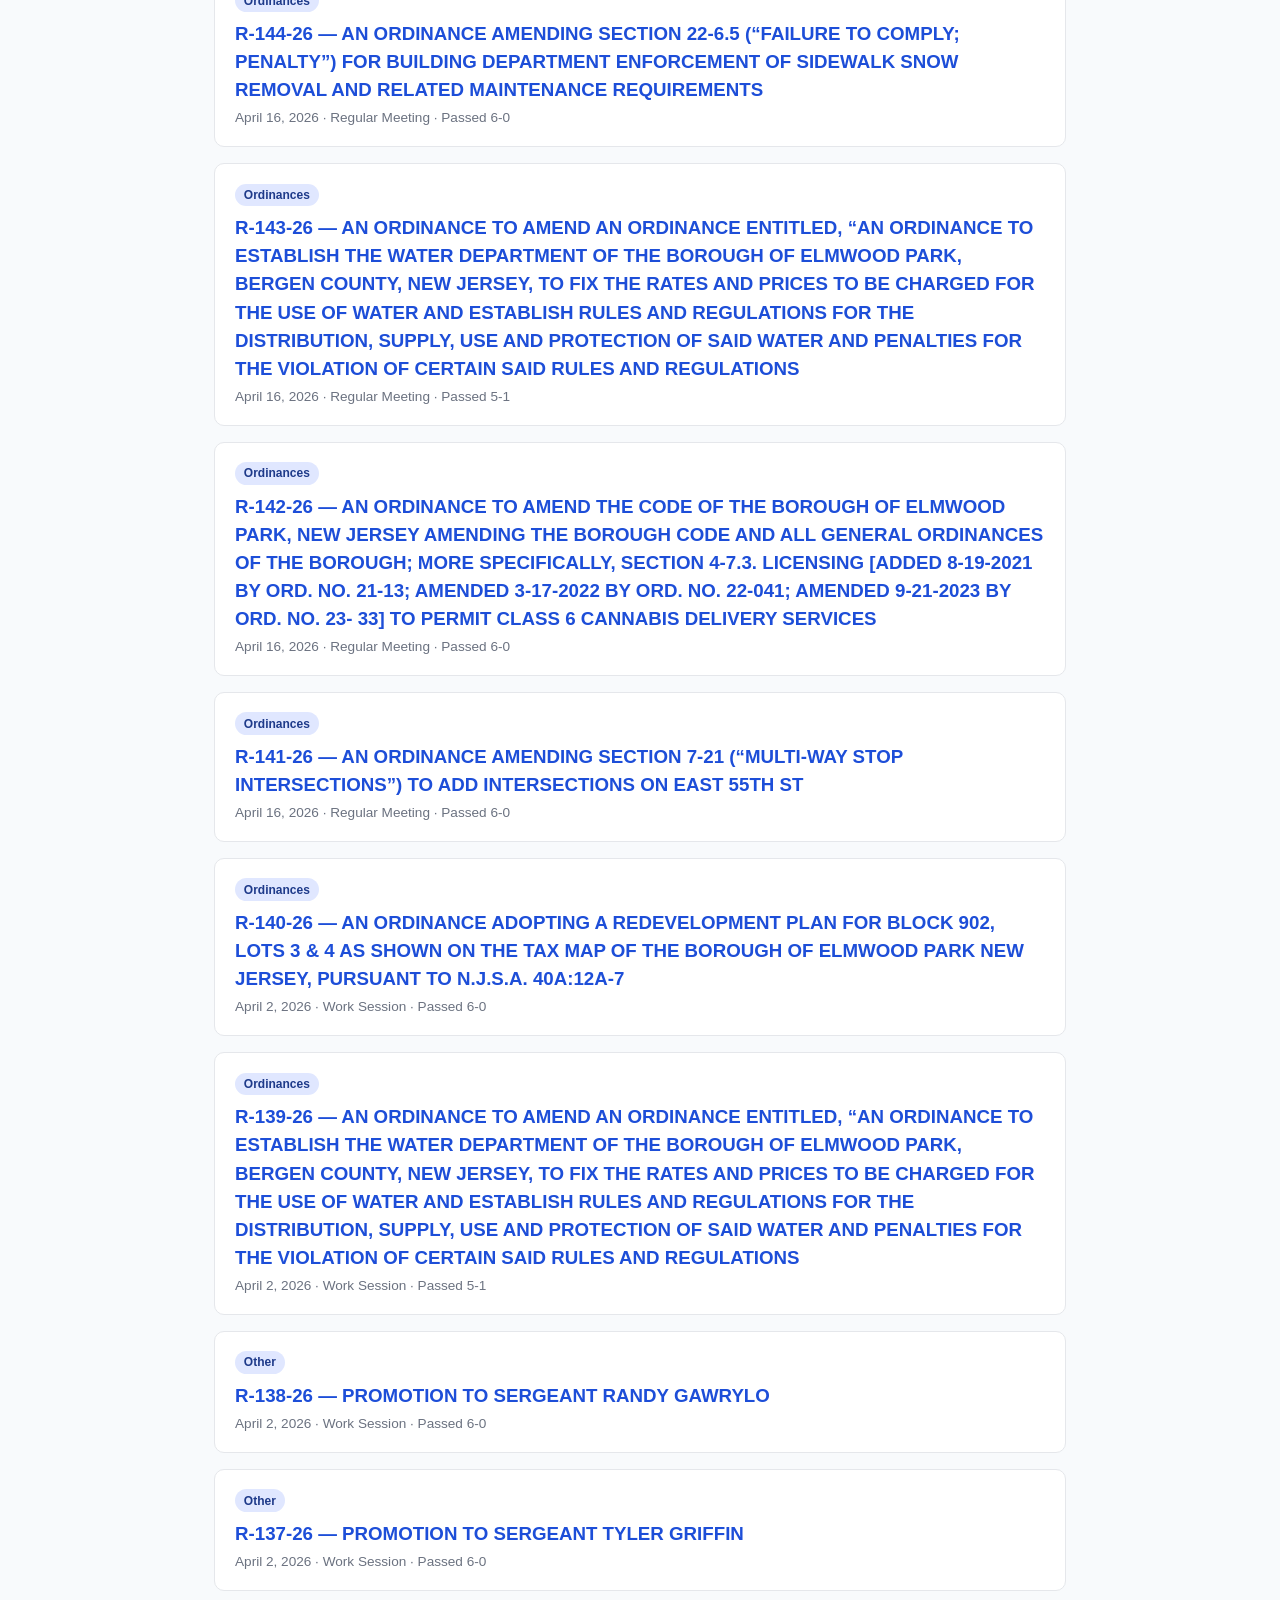
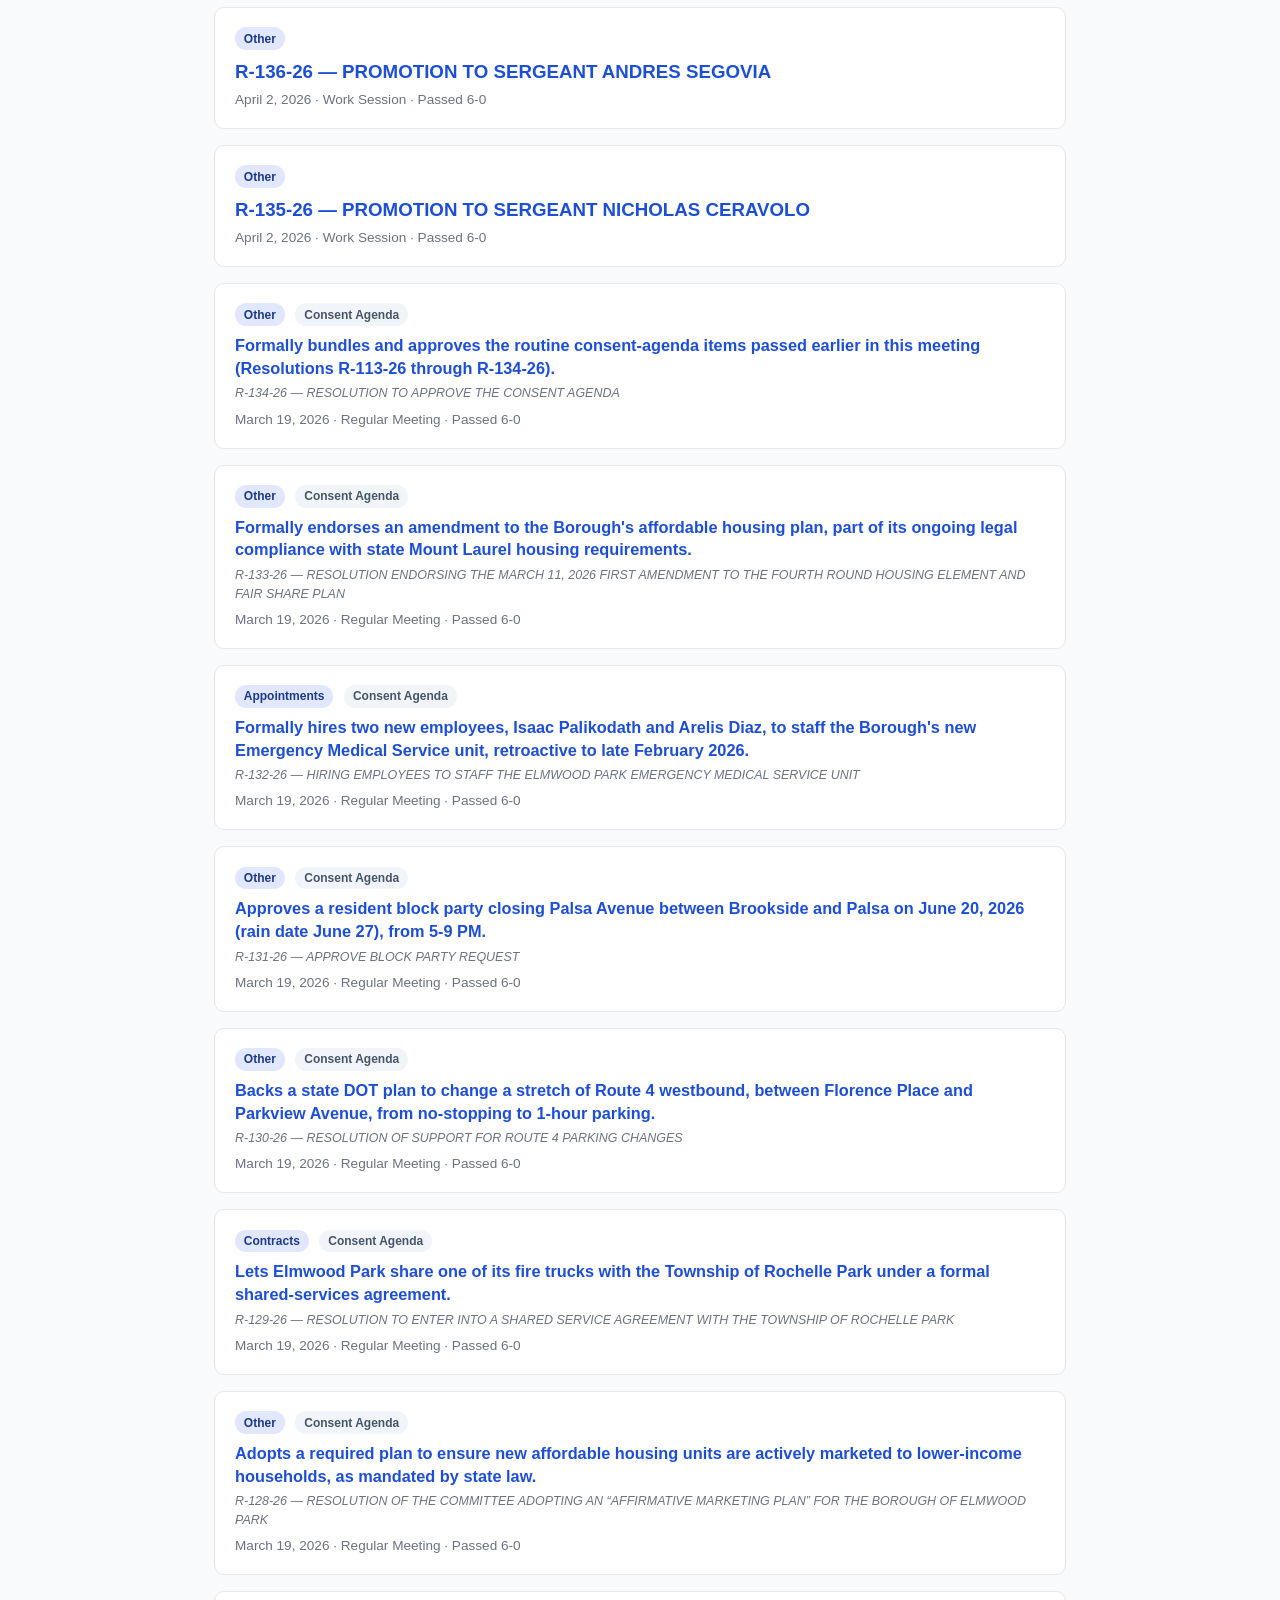
<file: docs/resolutions.html>
<!doctype html>
<html lang="en">
<head>
<meta charset="utf-8" />
<meta name="viewport" content="width=device-width, initial-scale=1" />
<title>Resolutions — Elmwood Park Civic Tracker</title>
<link rel="stylesheet" href="style.css" />
</head>
<body>
<header class="site-header">
  <a href="index.html"><h1>Elmwood Park Civic Tracker</h1></a>
  <p>Everything the council has passed this term, in plain English — newest first.</p>
  <nav class="site-nav">
    <a href="index.html">Home</a>
    <a href="resolutions.html">Resolutions</a>
    <a href="dashboard.html">Dashboard</a>
    <a href="budget.html">Budget &amp; Taxes</a>
    <a href="members.html">Council Members</a>
    <a href="boards.html">Zoning & Planning</a>
    <a href="guide.html">How It Works</a>
  </nav>
</header>
<main>
  <div class="card" id="ordinance-index-card" style="display:none">
    <h3 style="margin-top:0">All ordinances</h3>
    <p class="chart-caption">Every ordinance we know about, including some from meetings the Borough hasn't published minutes for yet (marked with a notice icon 📋).</p>
    <div id="ordinance-index"></div>
  </div>

  <div class="filters" id="filters"></div>
  <div id="feed"></div>
</main>

<script src="common.js"></script>
<script>
async function init() {
  const { meetings, resolutions } = await loadData();
  const notices = await fetch("data/notices.json").then((r) => (r.ok ? r.json() : { ordinanceNotices: [] }));
  const container = document.getElementById("feed");
  const filtersEl = document.getElementById("filters");

  renderOrdinanceIndex(resolutions, notices.ordinanceNotices || []);

  const meetingById = {};
  meetings.forEach((m) => (meetingById[m.id] = m));

  const items = [...resolutions]
    .map((r) => ({ ...r, meeting: meetingById[r.meetingId] }))
    .filter((r) => r.meeting)
    .sort((a, b) => b.meeting.date.localeCompare(a.meeting.date) || b.number.localeCompare(a.number));

  const categories = [...new Set(resolutions.map((r) => r.category))].sort();
  let activeCategory = null;

  function voteTally(votes) {
    const counts = { Aye: 0, Nay: 0, Abstain: 0, Absent: 0 };
    Object.values(votes || {}).forEach((v) => counts[v] !== undefined && counts[v]++);
    let summary = `${counts.Aye}-${counts.Nay}`;
    const extras = [];
    if (counts.Abstain) extras.push(`${counts.Abstain} abstain`);
    if (counts.Absent) extras.push(`${counts.Absent} absent`);
    if (extras.length) summary += ` (${extras.join(", ")})`;
    return summary;
  }

  function render() {
    container.innerHTML = "";
    const visible = activeCategory ? items.filter((r) => r.category === activeCategory) : items;

    if (visible.length === 0) {
      container.innerHTML = `<p class="empty-state">No resolutions match that category yet.</p>`;
      return;
    }

    visible.forEach((r) => {
      const card = document.createElement("div");
      card.className = "card";
      const bodyHtml = r.plainSummary
        ? `<p class="plain-summary" style="margin-top:0.5rem"><a class="title-link" href="meeting.html?id=${encodeURIComponent(r.meetingId)}">${r.plainSummary}</a></p><p class="legal-title">${r.number} — ${r.title}</p>`
        : `<h3 style="margin:0.5rem 0 0.25rem 0"><a class="title-link" href="meeting.html?id=${encodeURIComponent(r.meetingId)}">${r.number} — ${r.title}</a></h3>`;

      card.innerHTML = `
        <span class="tag">${r.category}</span>
        ${r.consentAgenda ? '<span class="tag" style="background:#f1f5f9;color:#475569">Consent Agenda</span>' : ""}
        ${bodyHtml}
        <div class="meta">
          ${formatDate(r.meeting.date)} · ${r.meeting.type} · Passed ${voteTally(r.votes)}
        </div>
      `;
      container.appendChild(card);
    });
  }

  filtersEl.innerHTML =
    `<button data-cat="" class="active">All (${items.length})</button>` +
    categories.map((c) => `<button data-cat="${c}">${c} (${items.filter((r) => r.category === c).length})</button>`).join("");
  filtersEl.querySelectorAll("button").forEach((btn) => {
    btn.addEventListener("click", () => {
      filtersEl.querySelectorAll("button").forEach((b) => b.classList.remove("active"));
      btn.classList.add("active");
      activeCategory = btn.dataset.cat || null;
      render();
    });
  });

  render();
}

function renderOrdinanceIndex(resolutions, ordinanceNotices) {
  const fromMinutes = new Map();
  resolutions.forEach((r) => {
    if (r.ordinanceNumber) fromMinutes.set(r.ordinanceNumber, r.title);
  });
  const allNumbers = new Set([...fromMinutes.keys(), ...ordinanceNotices.map((n) => n.ordinanceNumber)]);
  if (allNumbers.size === 0) return;

  const minutesOnlyStages = new Set();
  resolutions.forEach((r) => {
    if (r.ordinanceNumber) minutesOnlyStages.add(r.ordinanceNumber + "|" + r.readingStage);
  });
  const noticeOnly = new Set();
  ordinanceNotices.forEach((n) => {
    if (!minutesOnlyStages.has(n.ordinanceNumber + "|" + n.readingStage)) noticeOnly.add(n.ordinanceNumber);
  });

  const sorted = [...allNumbers].sort((a, b) => {
    const [aYr, aNum] = a.split("-").map(Number);
    const [bYr, bNum] = b.split("-").map(Number);
    return bYr - aYr || bNum - aNum;
  });

  const wrap = document.getElementById("ordinance-index");
  wrap.style.display = "flex";
  wrap.style.flexWrap = "wrap";
  wrap.style.gap = "0.5rem";
  sorted.forEach((num) => {
    const a = document.createElement("a");
    a.href = `ordinance.html?number=${encodeURIComponent(num)}`;
    a.className = "tag";
    a.style.textDecoration = "none";
    a.textContent = `#${num}${noticeOnly.has(num) ? " 📋" : ""}`;
    wrap.appendChild(a);
  });
  document.getElementById("ordinance-index-card").style.display = "block";
}

init();
</script>
</body>
</html>
</file>
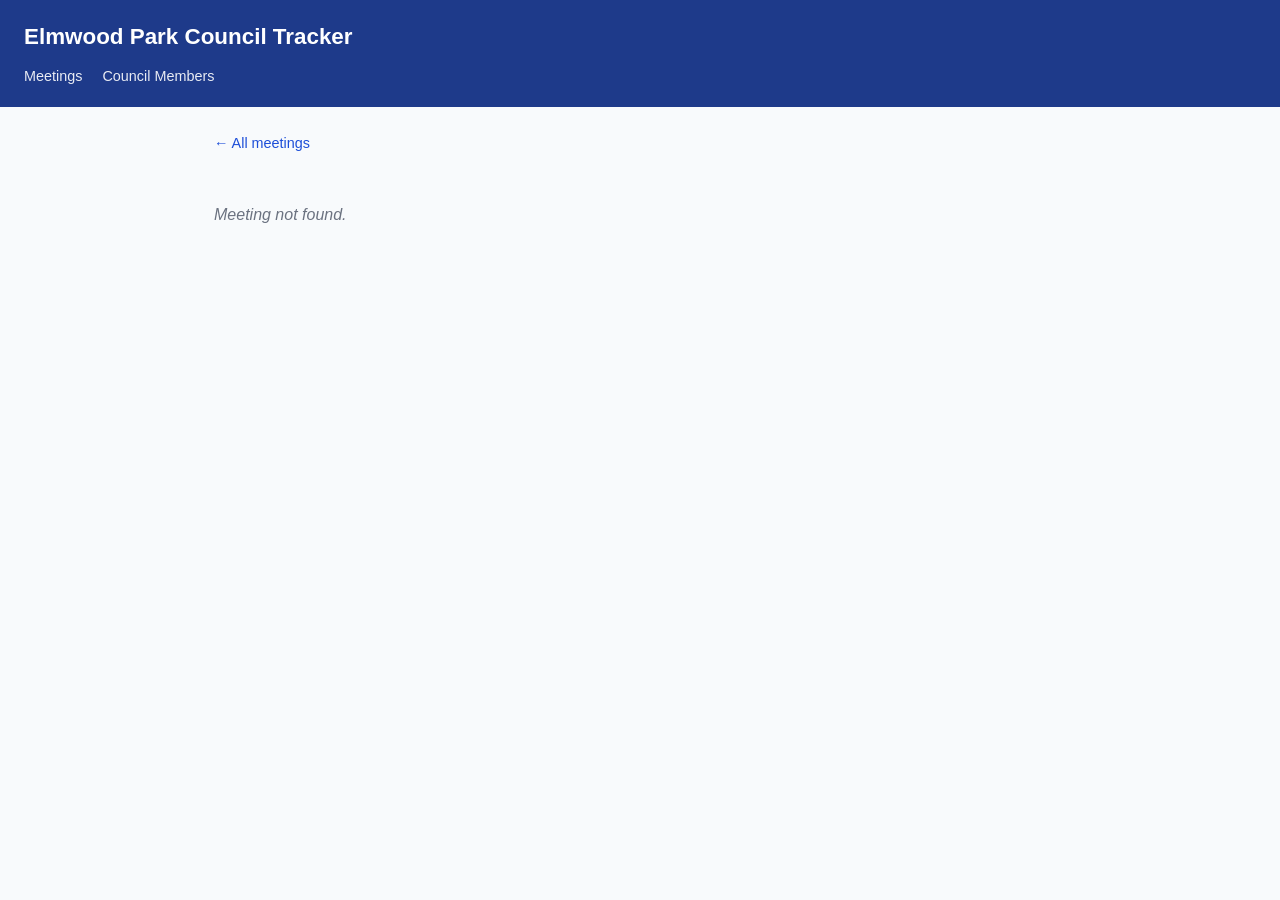
<file: site/meeting.html>
<!doctype html>
<html lang="en">
<head>
<meta charset="utf-8" />
<meta name="viewport" content="width=device-width, initial-scale=1" />
<title>Meeting — Elmwood Park Council Tracker</title>
<link rel="stylesheet" href="style.css" />
</head>
<body>
<header class="site-header">
  <a href="index.html"><h1>Elmwood Park Council Tracker</h1></a>
  <nav class="site-nav">
    <a href="index.html">Meetings</a>
    <a href="members.html">Council Members</a>
  </nav>
</header>
<main>
  <a class="back-link" href="index.html">&larr; All meetings</a>
  <div id="content"></div>
</main>

<script src="common.js"></script>
<script>
async function init() {
  const id = qs("id");
  const { meetings, resolutions, members } = await loadData();
  const content = document.getElementById("content");
  const meeting = meetingById(meetings, id);

  if (!meeting) {
    content.innerHTML = `<p class="empty-state">Meeting not found.</p>`;
    return;
  }

  const memberByLastName = {};
  members.forEach((m) => (memberByLastName[lastName(m.name)] = m));

  const items = resolutions.filter((r) => r.meetingId === id);

  const header = `
    <div class="card">
      <h2 style="margin-top:0">${meeting.type} — ${formatDate(meeting.date)}</h2>
      <div class="meta">
        <a href="${meeting.minutesUrl}" target="_blank" rel="noopener">original minutes (PDF)</a>
        ${meeting.agendaUrl ? ` · <a href="${meeting.agendaUrl}" target="_blank" rel="noopener">agenda</a>` : ""}
      </div>
      ${videoEmbedHtml(meeting.videoUrl)}
    </div>
  `;

  const itemsHtml = items.length
    ? items.map((r) => resolutionCard(r, memberByLastName)).join("")
    : `<p class="empty-state">No resolutions parsed for this meeting.</p>`;

  content.innerHTML = header + itemsHtml;
}

function resolutionCard(r, memberByLastName) {
  const voteRows = Object.entries(r.votes)
    .map(([name, vote]) => {
      const member = memberByLastName[name];
      const label = member ? member.name : name;
      const link = member ? `<a href="member.html?slug=${member.slug}">${label}</a>` : label;
      return `<tr><td>${link}</td><td>${voteBadge(vote)}</td></tr>`;
    })
    .join("");

  const ordinanceLink = r.ordinanceNumber
    ? `<a href="ordinance.html?number=${encodeURIComponent(r.ordinanceNumber)}">Ordinance #${r.ordinanceNumber}${r.readingStage ? " — " + r.readingStage : ""}</a>`
    : "";

  return `
    <div class="card">
      <span class="tag">${r.category}</span>
      ${r.consentAgenda ? '<span class="tag" style="background:#f1f5f9;color:#475569">Consent Agenda</span>' : ""}
      <h3 style="margin:0.5rem 0 0.25rem 0">${r.number} — ${r.title}</h3>
      <div class="meta">
        ${r.movedBy ? `Moved by ${r.movedBy}` : ""}${r.secondedBy ? `, seconded by ${r.secondedBy}` : ""}
        ${ordinanceLink ? `<br>${ordinanceLink}` : ""}
      </div>
      ${
        voteRows
          ? `<table class="votes"><thead><tr><th>Member</th><th>Vote</th></tr></thead><tbody>${voteRows}</tbody></table>`
          : `<p class="empty-state">No vote record found for this item.</p>`
      }
    </div>
  `;
}

init();
</script>
</body>
</html>
</file>
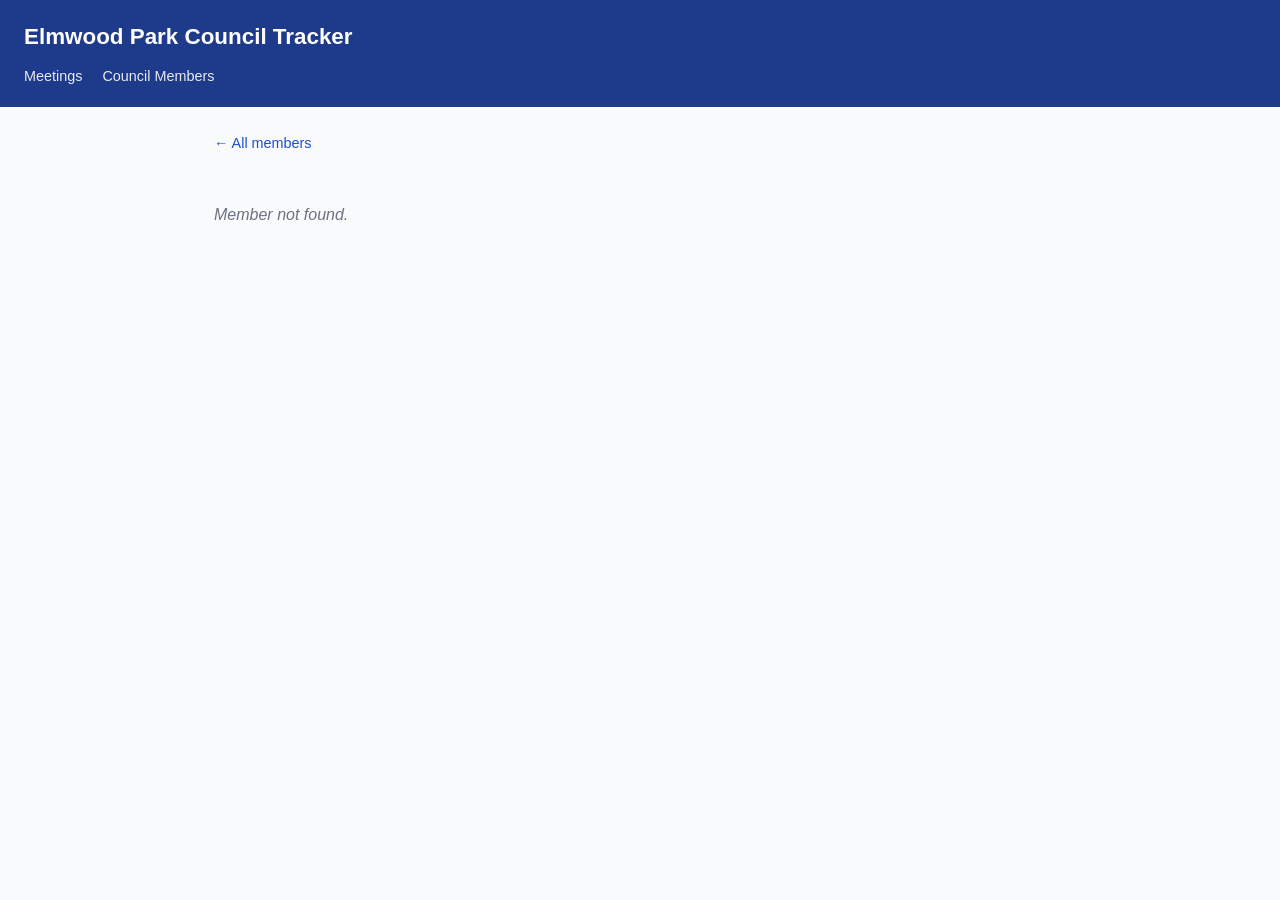
<file: site/member.html>
<!doctype html>
<html lang="en">
<head>
<meta charset="utf-8" />
<meta name="viewport" content="width=device-width, initial-scale=1" />
<title>Member — Elmwood Park Council Tracker</title>
<link rel="stylesheet" href="style.css" />
</head>
<body>
<header class="site-header">
  <a href="index.html"><h1>Elmwood Park Council Tracker</h1></a>
  <nav class="site-nav">
    <a href="index.html">Meetings</a>
    <a href="members.html">Council Members</a>
  </nav>
</header>
<main>
  <a class="back-link" href="members.html">&larr; All members</a>
  <div id="content"></div>
</main>

<script src="common.js"></script>
<script>
async function init() {
  const slug = qs("slug");
  const { meetings, resolutions, members } = await loadData();
  const content = document.getElementById("content");
  const member = memberBySlug(members, slug);

  if (!member) {
    content.innerHTML = `<p class="empty-state">Member not found.</p>`;
    return;
  }

  if (member.votes === false) {
    content.innerHTML = `
      <div class="card">
        <h2 style="margin-top:0">${member.name}</h2>
        <div class="meta">${member.role}</div>
        <p class="empty-state">The Mayor does not appear in the Council's roll-call vote record.</p>
      </div>`;
    return;
  }

  const name = lastName(member.name);
  const votedItems = resolutions
    .filter((r) => r.votes && Object.prototype.hasOwnProperty.call(r.votes, name))
    .map((r) => ({ ...r, meeting: meetingById(meetings, r.meetingId) }))
    .sort((a, b) => (a.meeting && b.meeting ? b.meeting.date.localeCompare(a.meeting.date) : 0));

  const counts = { Aye: 0, Nay: 0, Abstain: 0, Absent: 0 };
  votedItems.forEach((r) => counts[r.votes[name]] !== undefined && counts[r.votes[name]]++);

  const statsHtml = Object.entries(counts)
    .map(([label, num]) => `<div class="stat"><div class="num">${num}</div><div class="label">${label}</div></div>`)
    .join("");

  const rowsHtml = votedItems
    .map(
      (r) => `
      <div class="card">
        <span class="tag">${r.category}</span>
        <h3 style="margin:0.5rem 0 0.25rem 0">
          <a class="title-link" href="meeting.html?id=${encodeURIComponent(r.meetingId)}">${r.number} — ${r.title}</a>
        </h3>
        <div class="meta">${r.meeting ? formatDate(r.meeting.date) : ""} · ${voteBadge(r.votes[name])}</div>
      </div>`
    )
    .join("");

  content.innerHTML = `
    <div class="card">
      <h2 style="margin-top:0">${member.name}</h2>
      <div class="meta">${member.role}</div>
    </div>
    <div class="stat-row">${statsHtml}</div>
    ${rowsHtml || '<p class="empty-state">No votes on record yet.</p>'}
  `;
}
init();
</script>
</body>
</html>
</file>
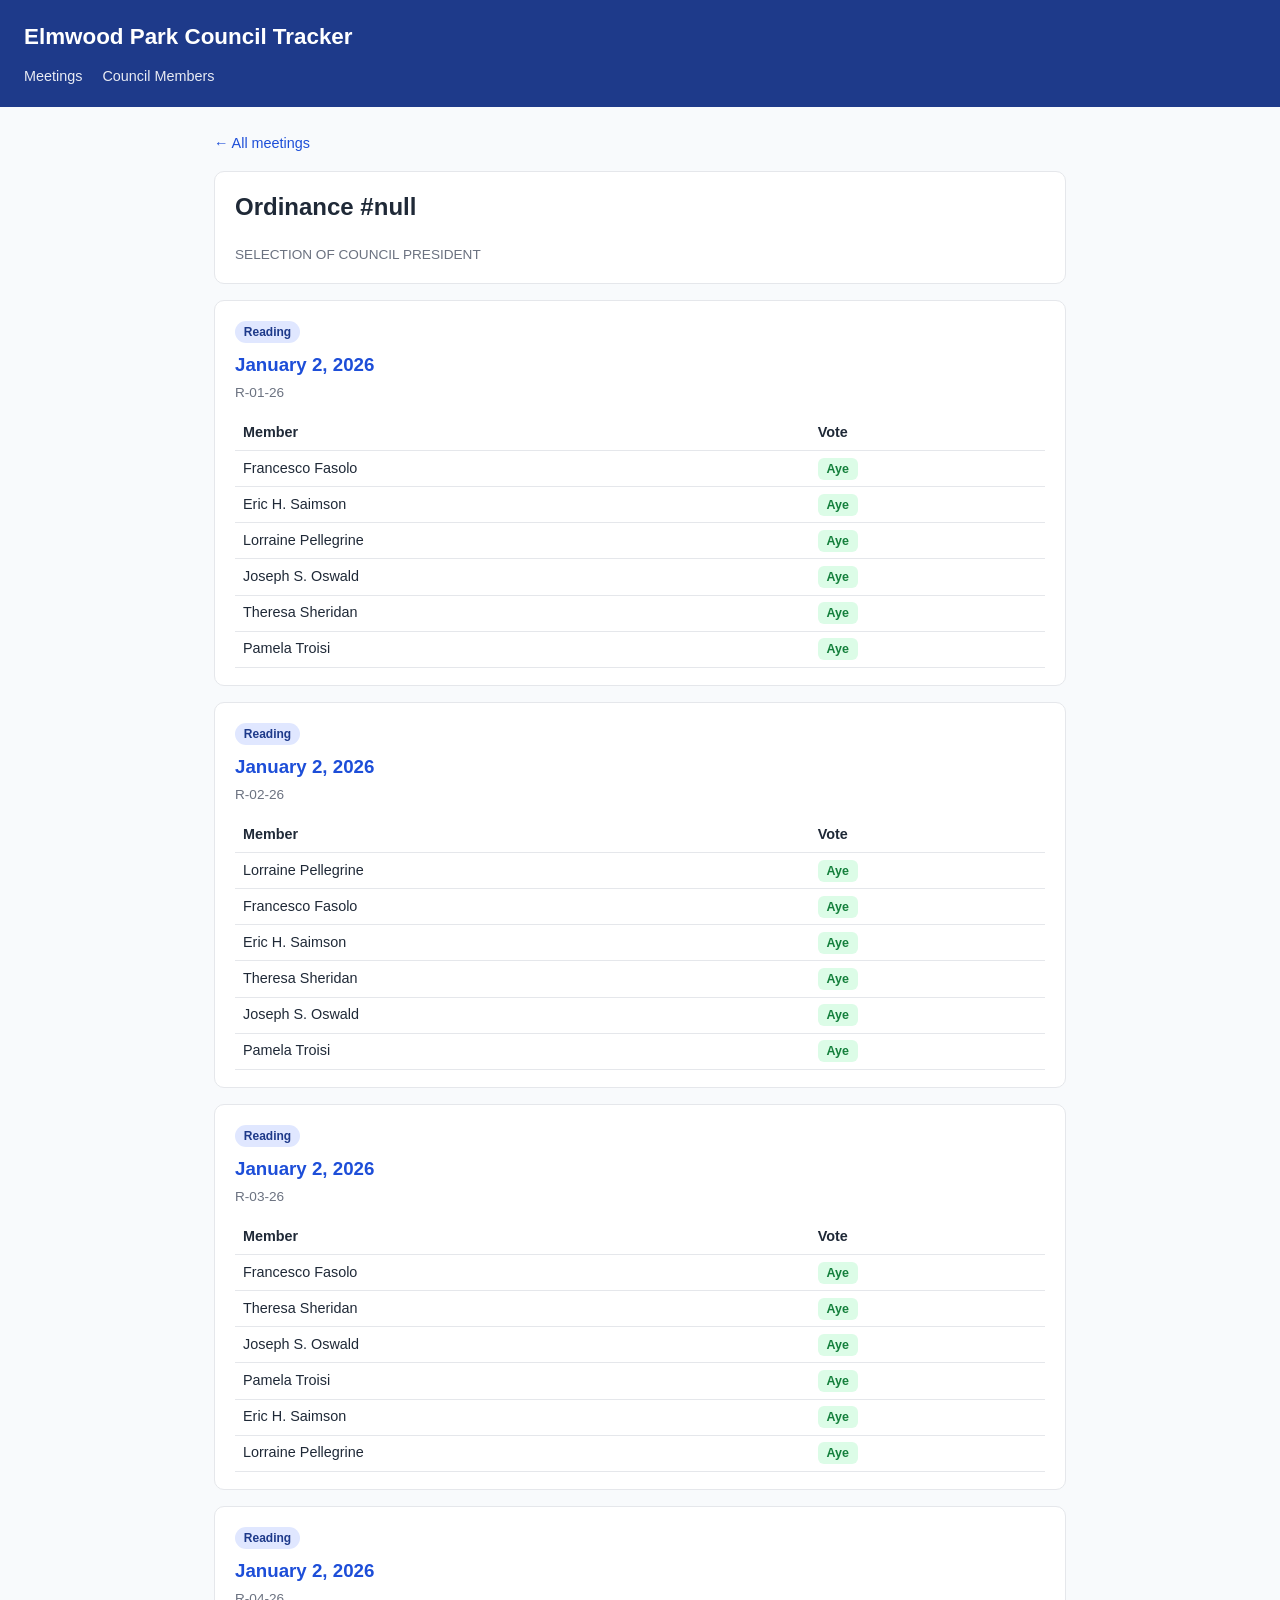
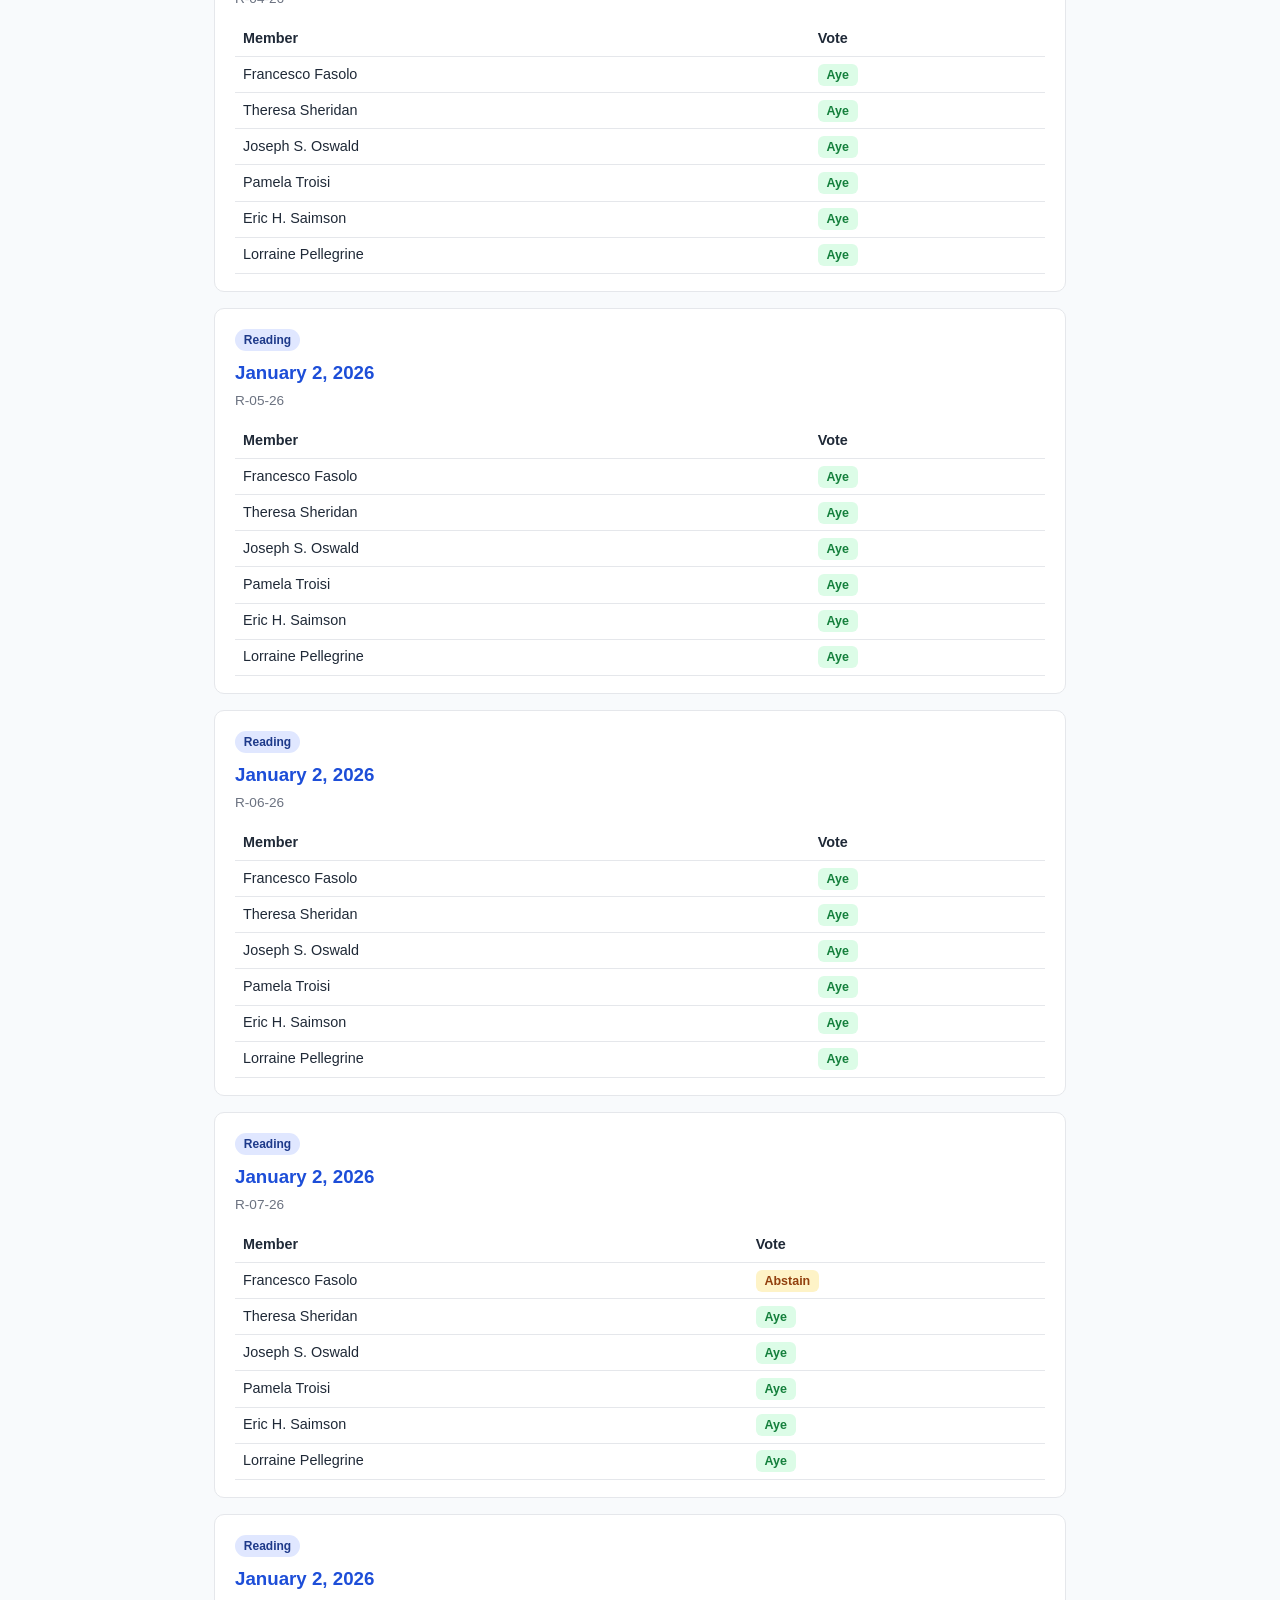
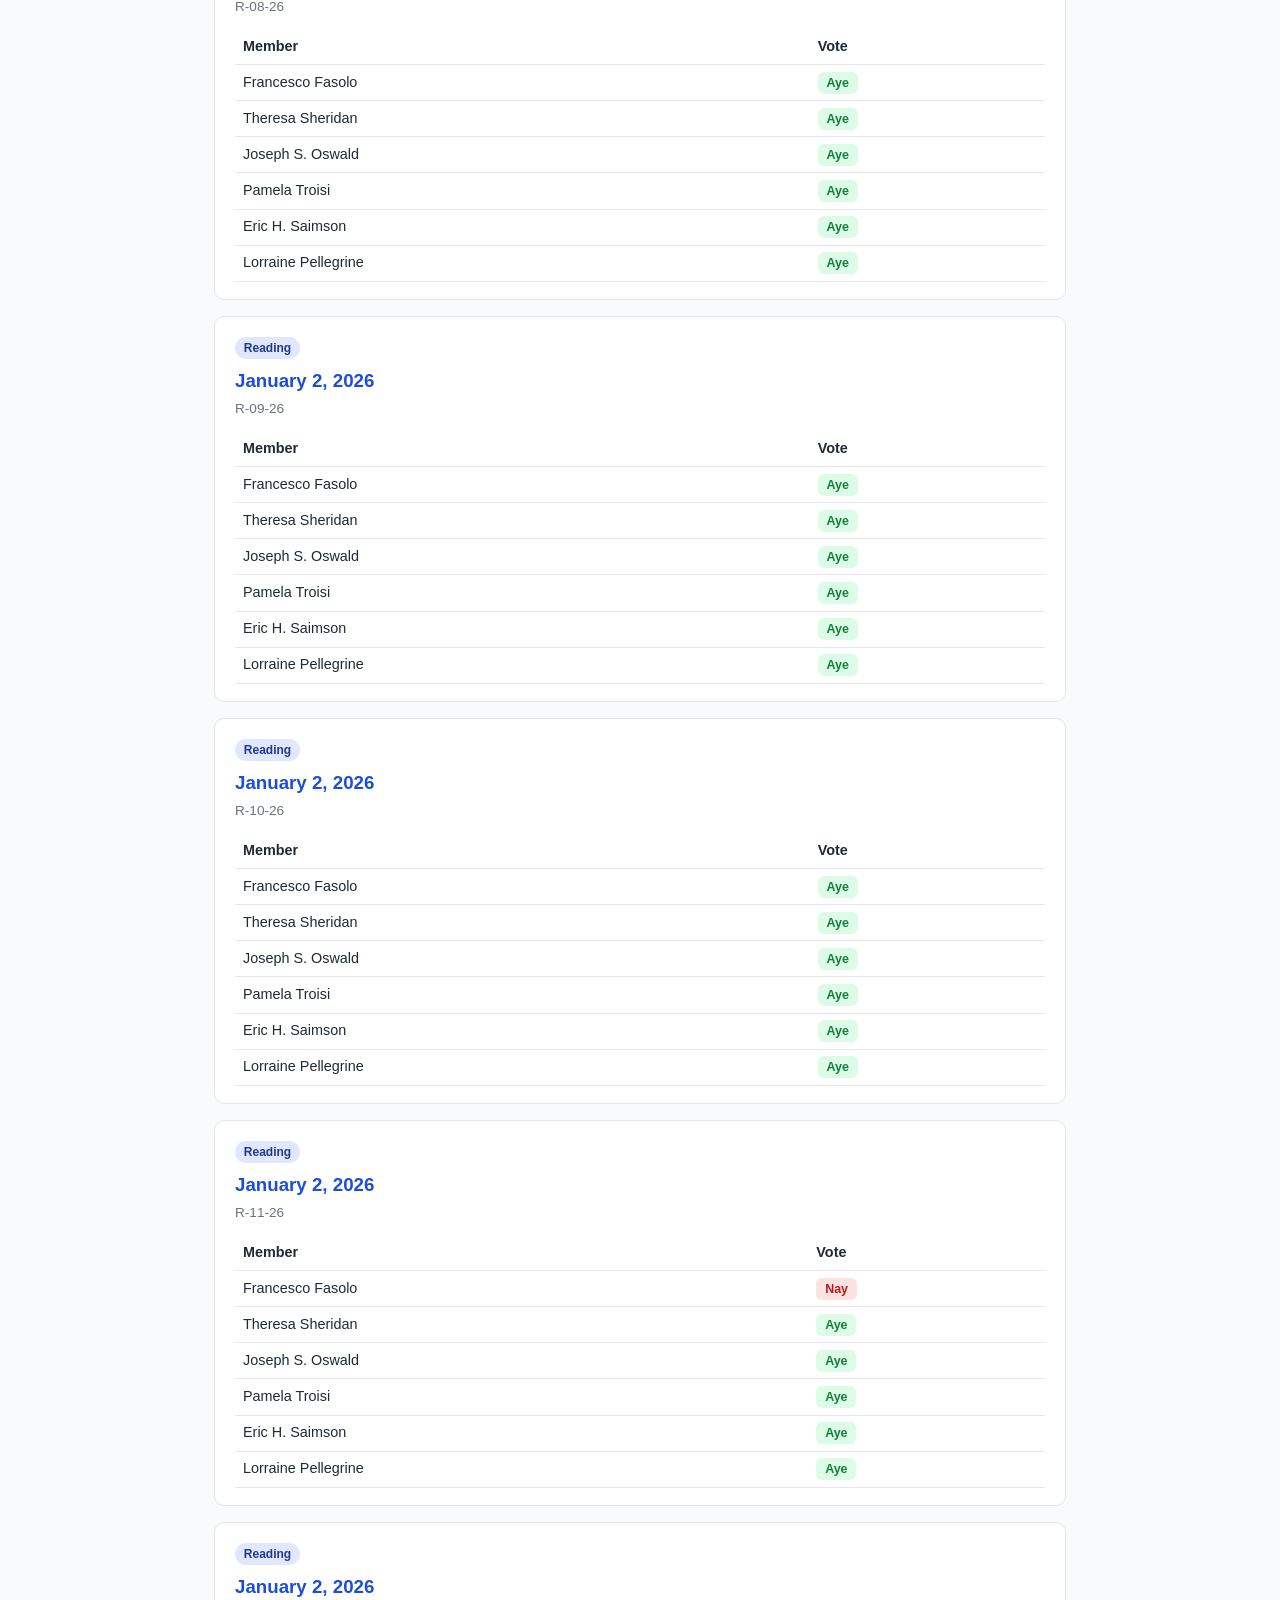
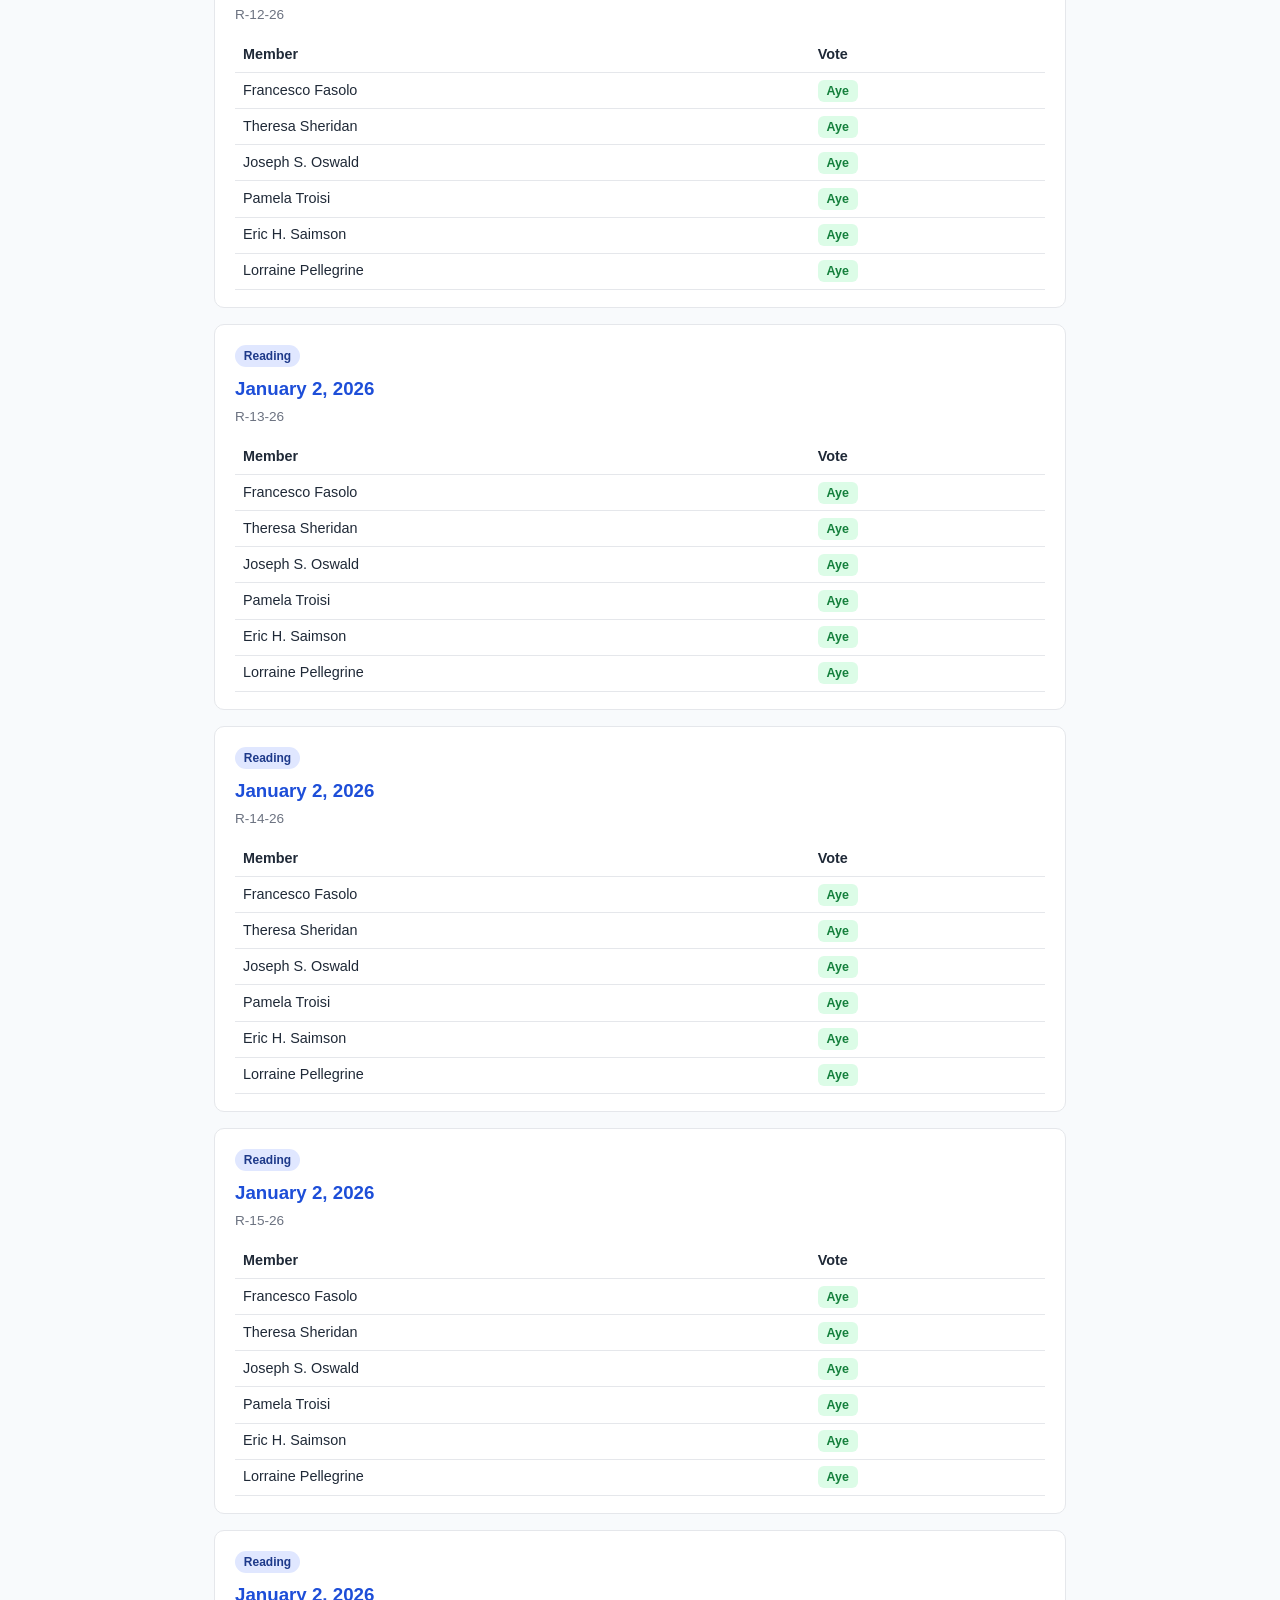
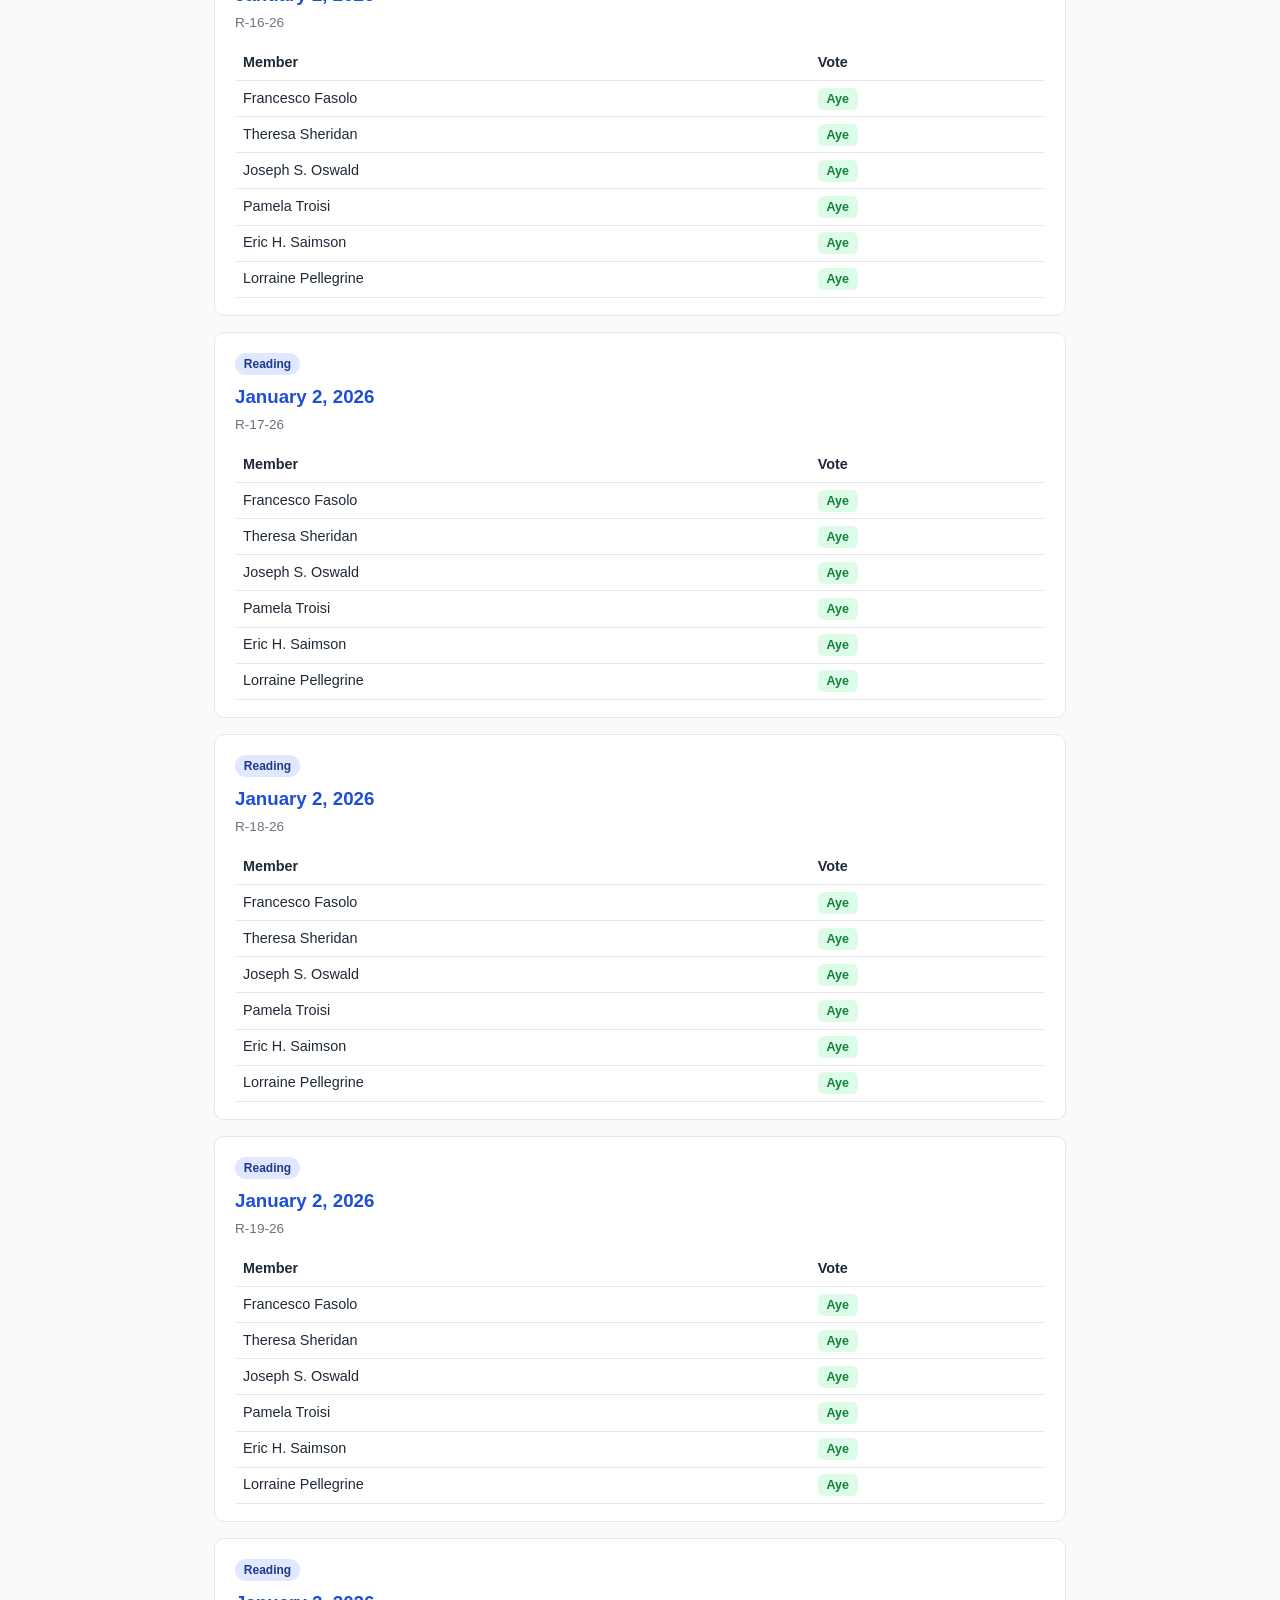
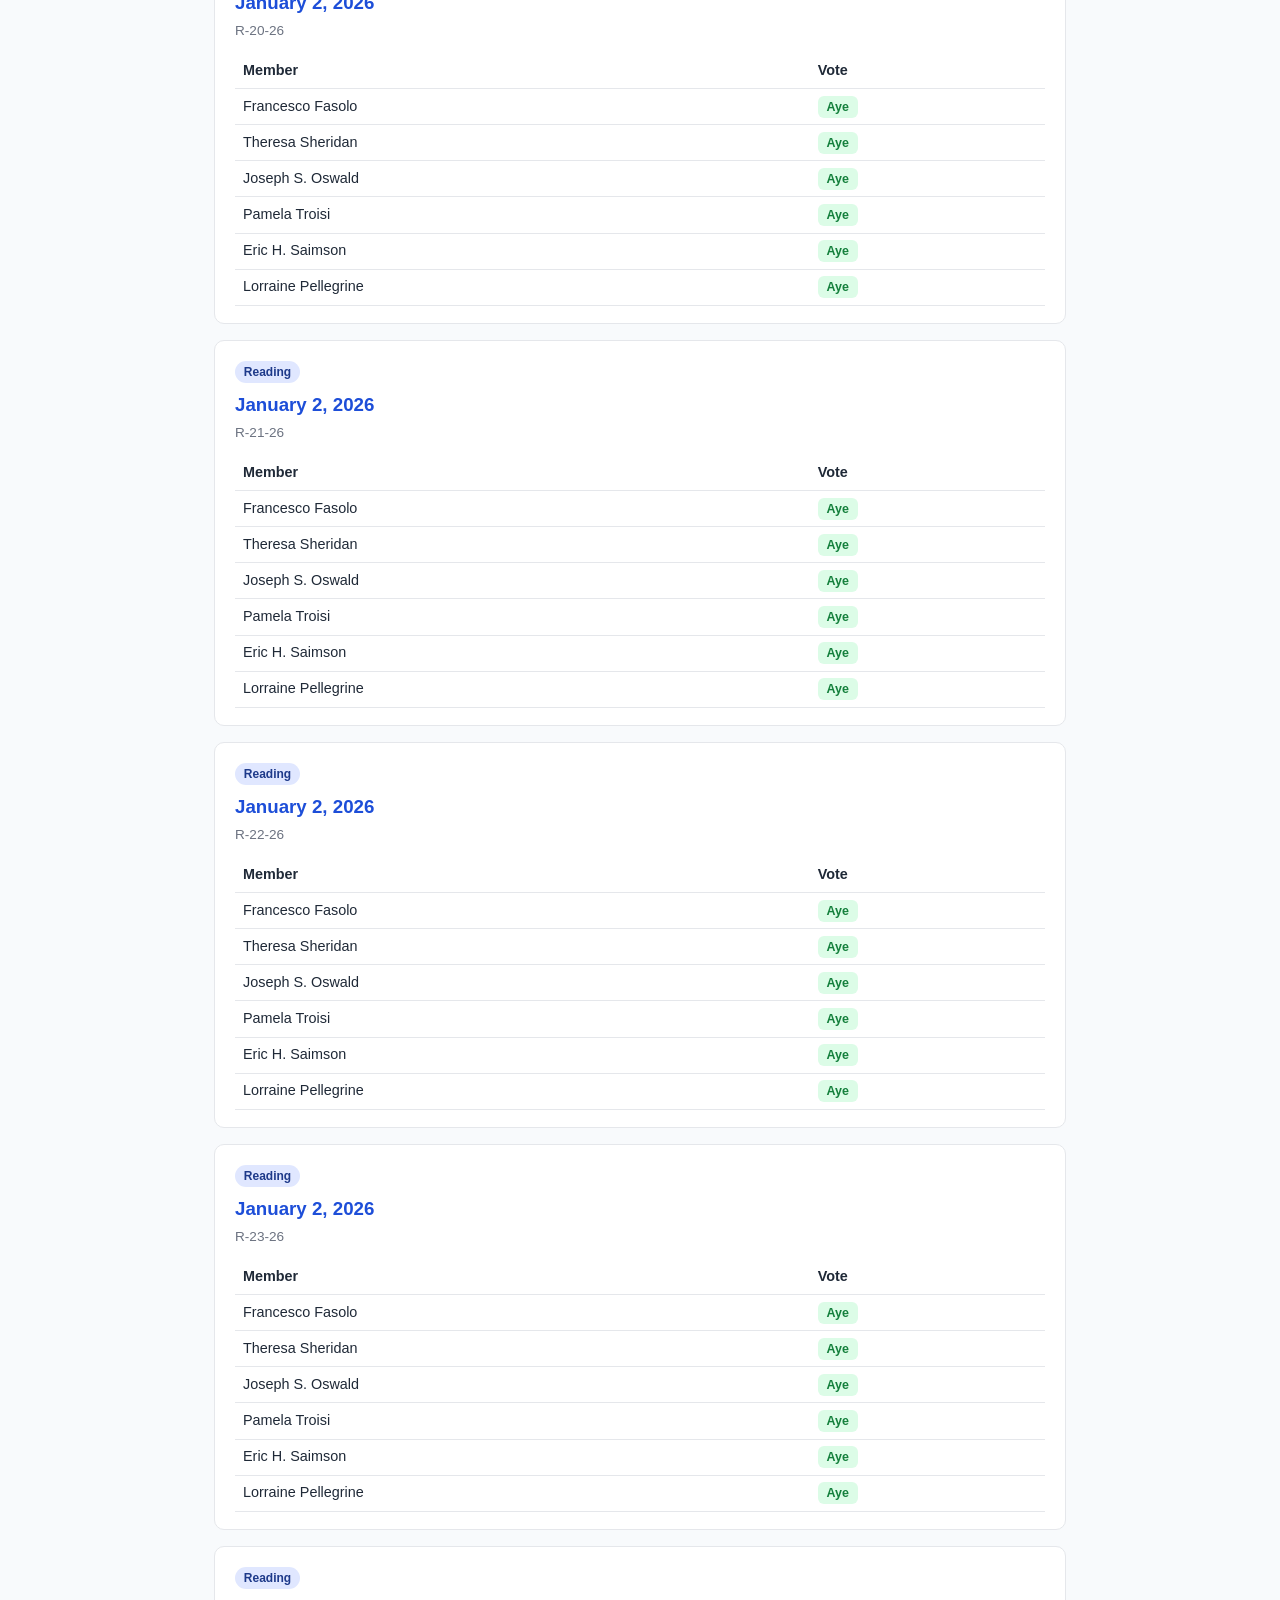
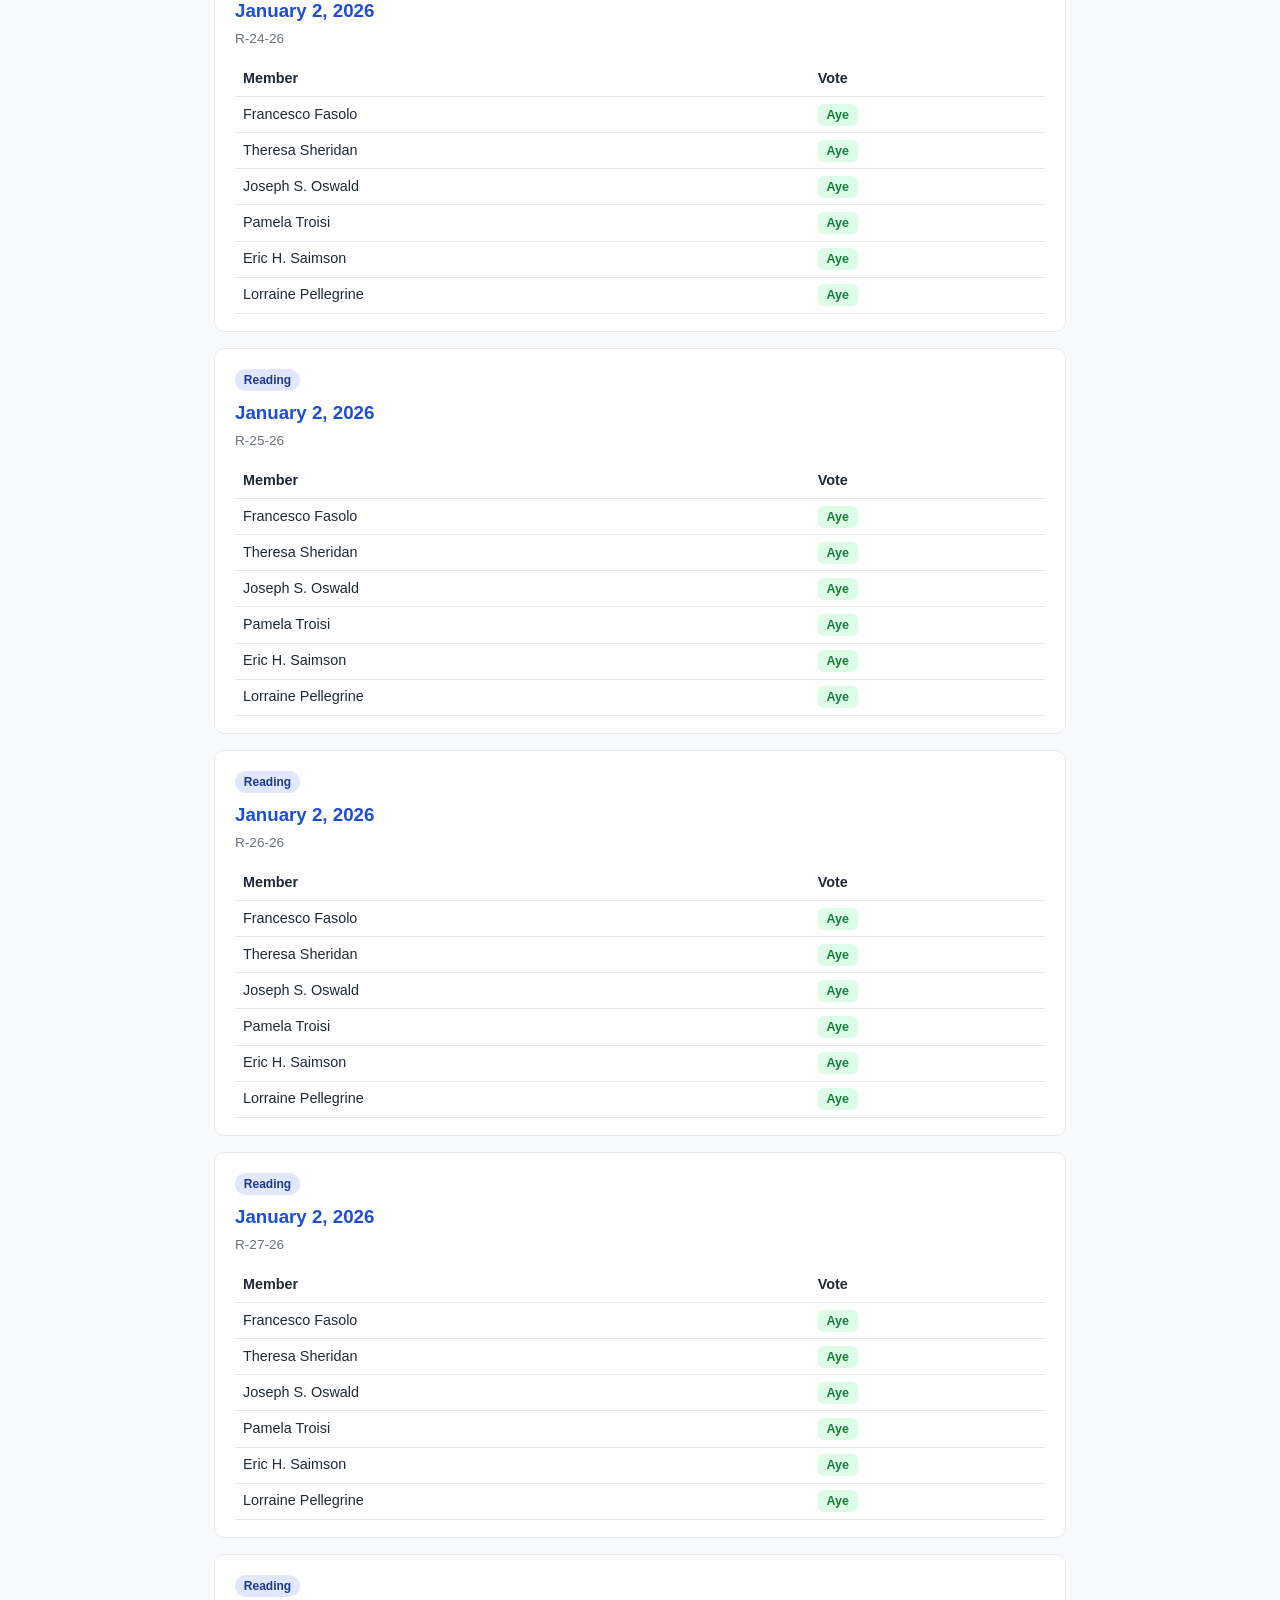
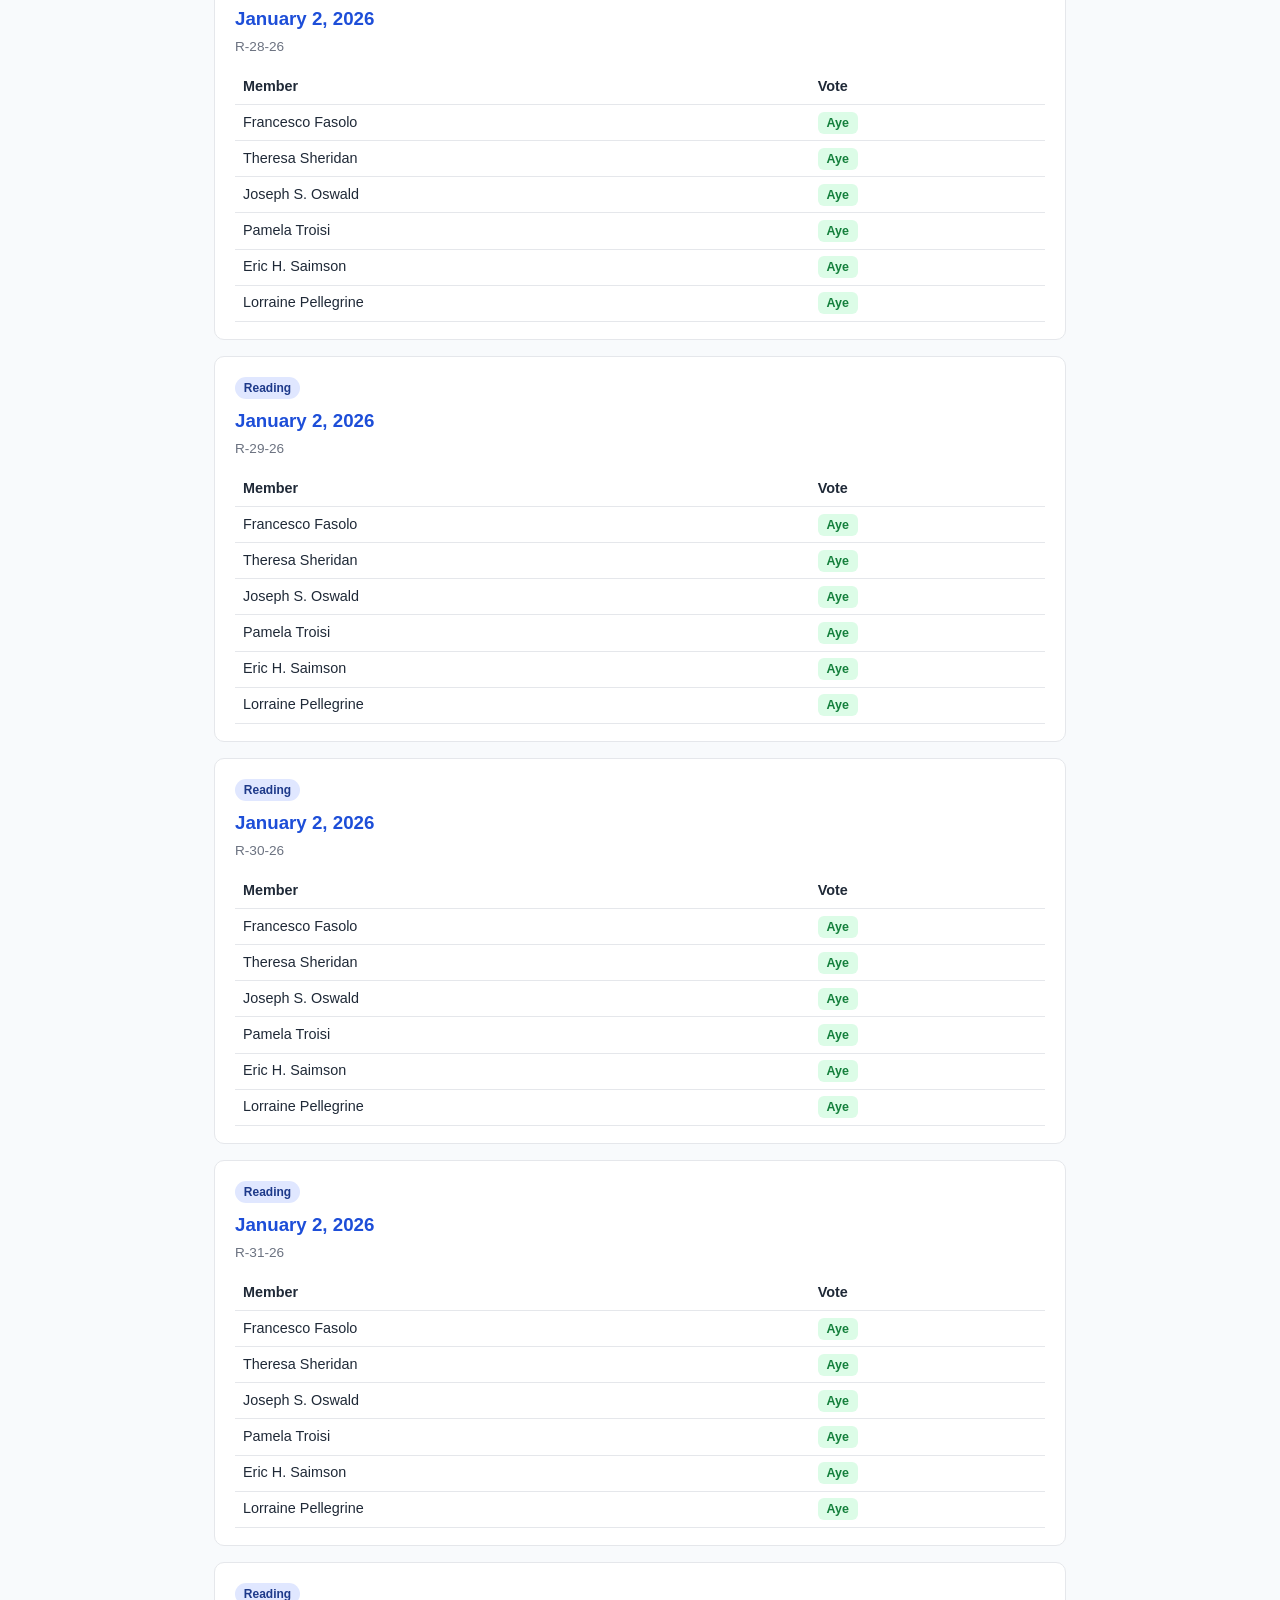
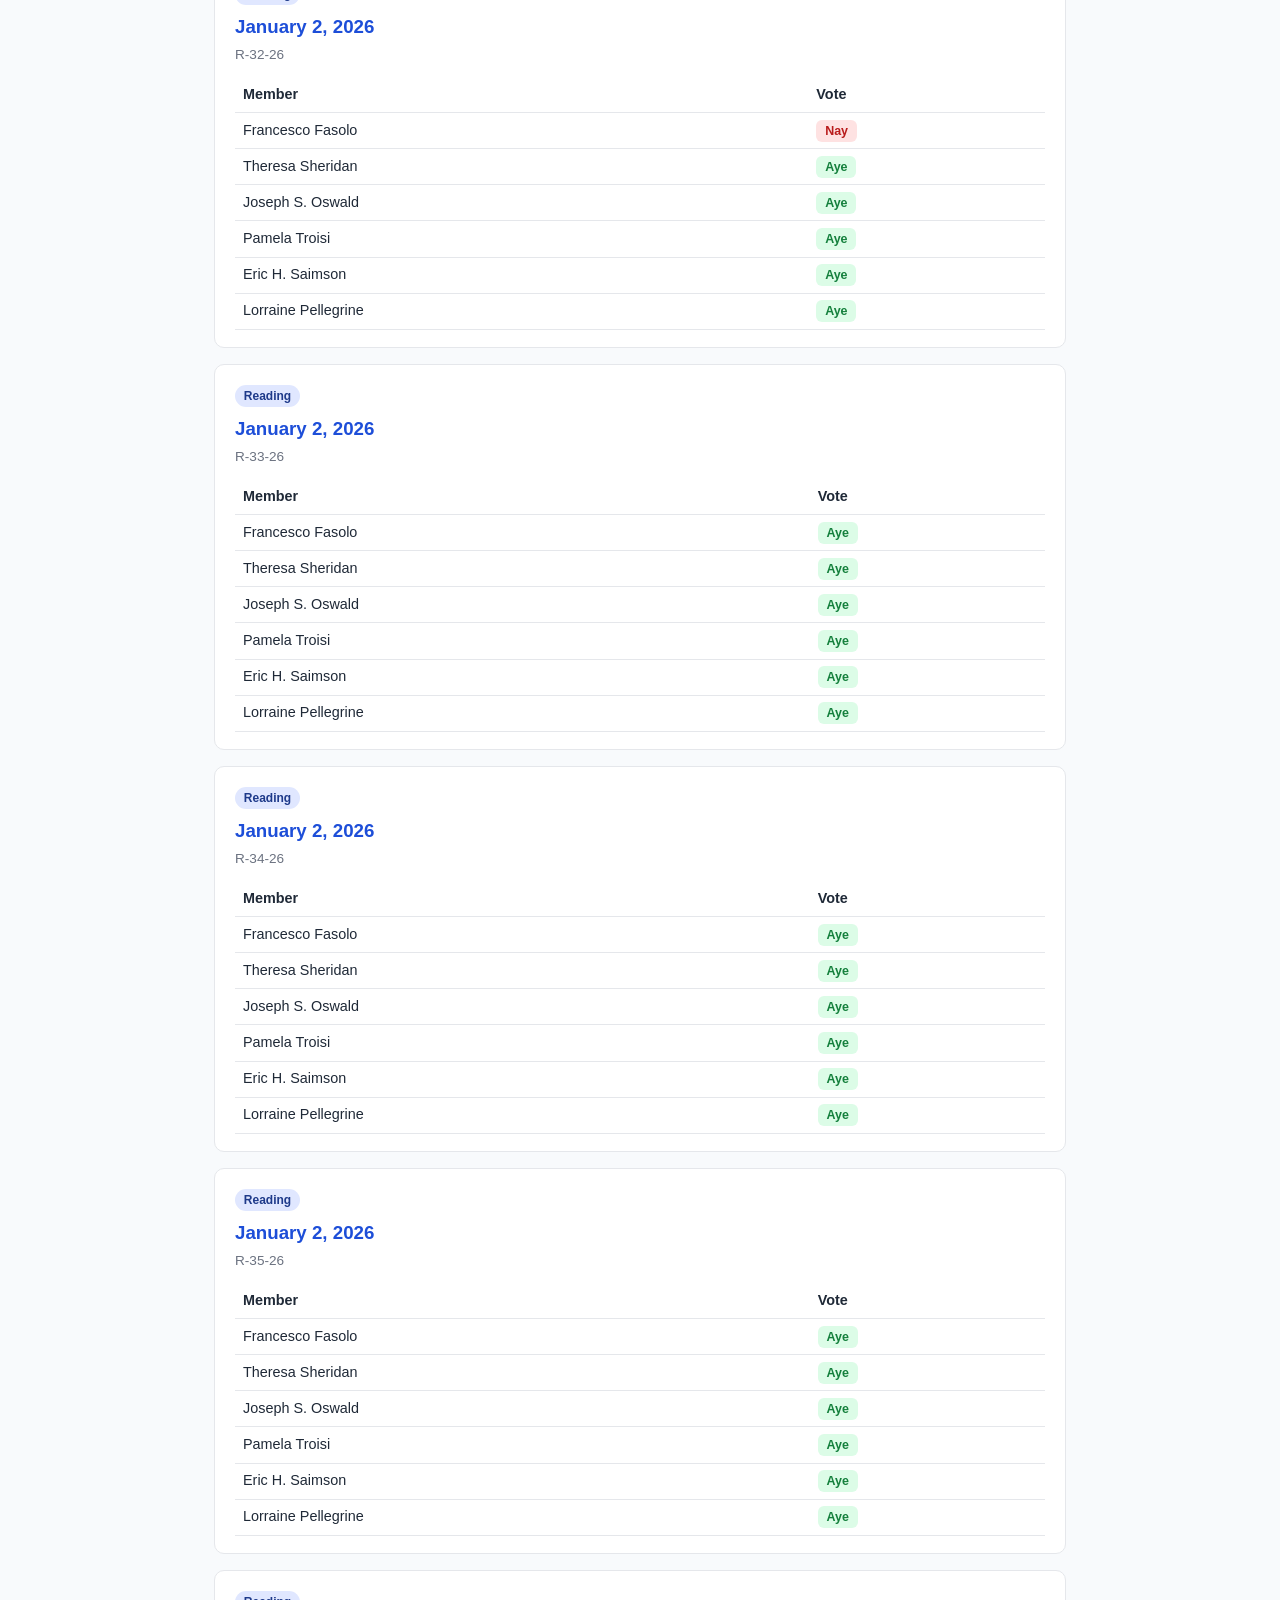
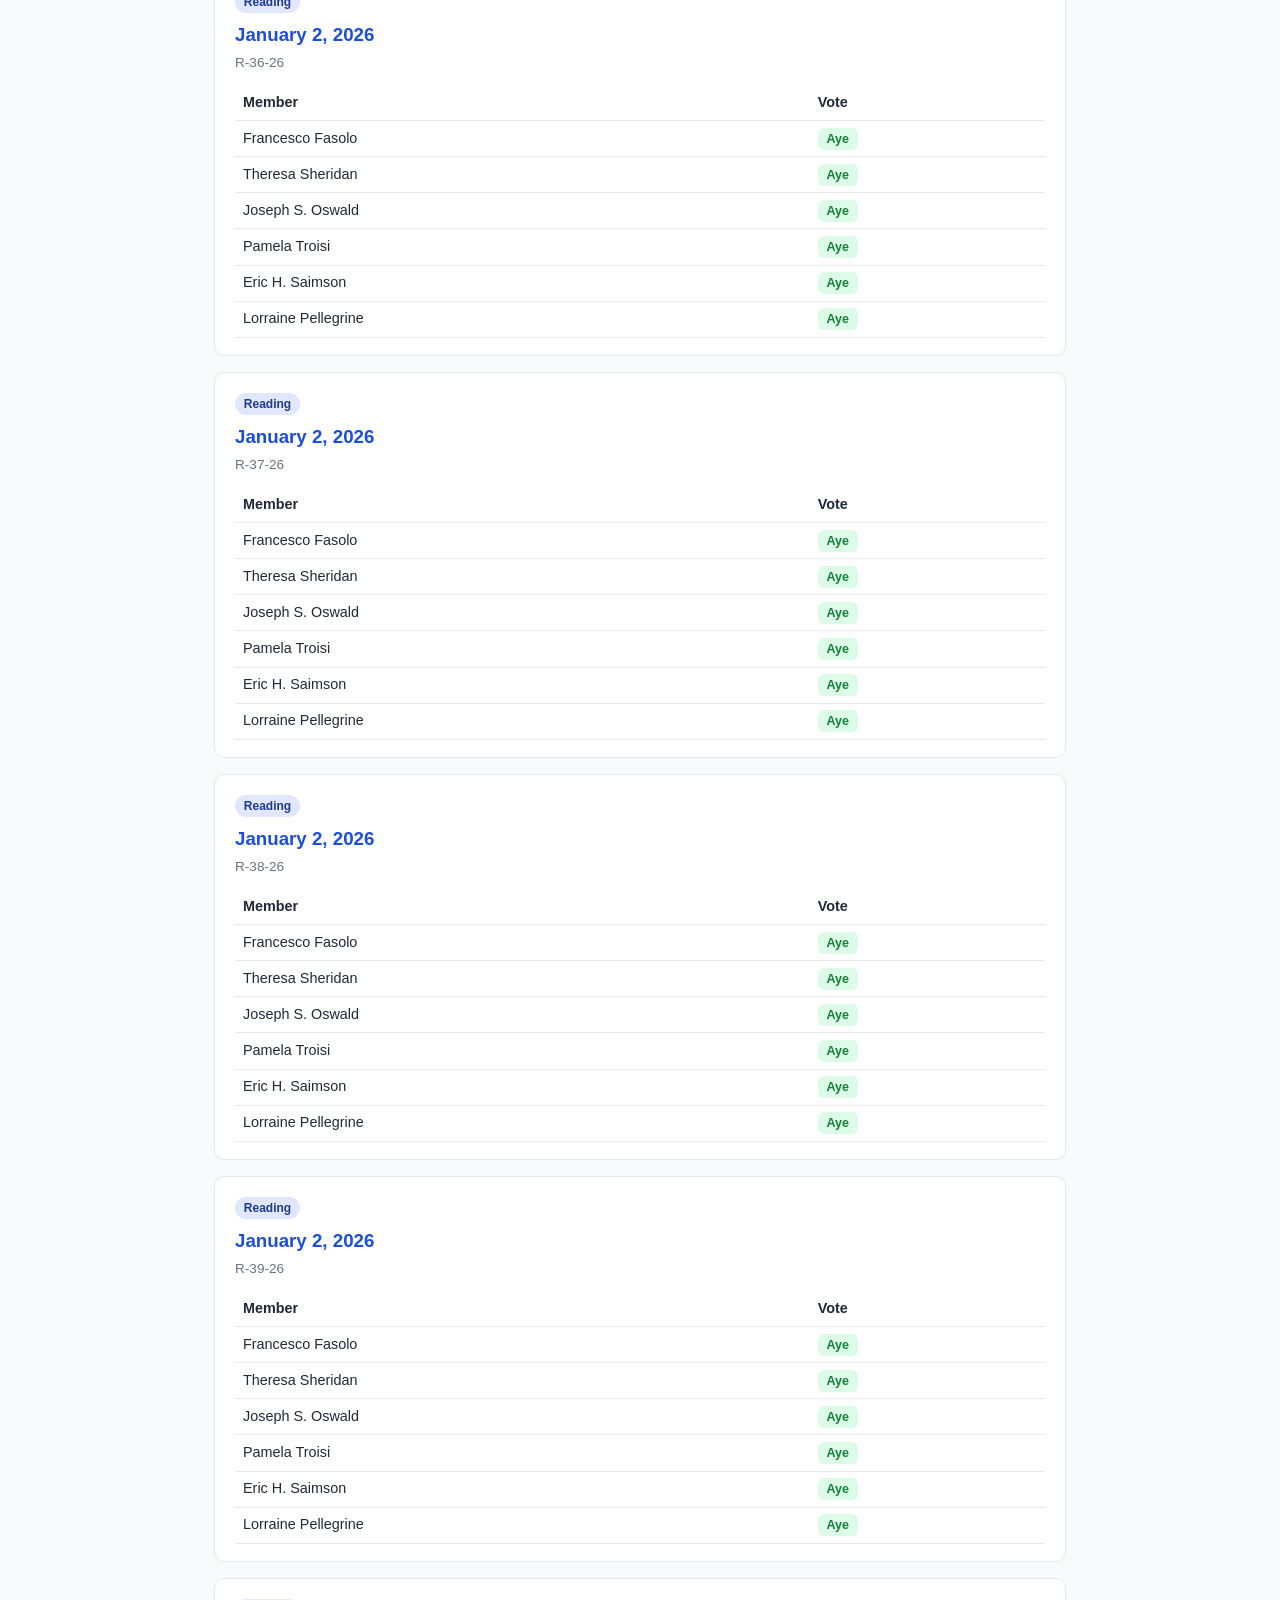
<file: site/ordinance.html>
<!doctype html>
<html lang="en">
<head>
<meta charset="utf-8" />
<meta name="viewport" content="width=device-width, initial-scale=1" />
<title>Ordinance — Elmwood Park Council Tracker</title>
<link rel="stylesheet" href="style.css" />
</head>
<body>
<header class="site-header">
  <a href="index.html"><h1>Elmwood Park Council Tracker</h1></a>
  <nav class="site-nav">
    <a href="index.html">Meetings</a>
    <a href="members.html">Council Members</a>
  </nav>
</header>
<main>
  <a class="back-link" href="index.html">&larr; All meetings</a>
  <div id="content"></div>
</main>

<script src="common.js"></script>
<script>
async function init() {
  const number = qs("number");
  const { meetings, resolutions, members } = await loadData();
  const content = document.getElementById("content");

  const memberByLastName = {};
  members.forEach((m) => (memberByLastName[lastName(m.name)] = m));

  const stages = resolutions
    .filter((r) => r.ordinanceNumber === number)
    .map((r) => ({ ...r, meeting: meetingById(meetings, r.meetingId) }))
    .sort((a, b) => (a.meeting && b.meeting ? a.meeting.date.localeCompare(b.meeting.date) : 0));

  if (stages.length === 0) {
    content.innerHTML = `<p class="empty-state">No record found for ordinance #${number}.</p>`;
    return;
  }

  const title = stages[0].title;

  const stagesHtml = stages
    .map((r) => {
      const voteRows = Object.entries(r.votes)
        .map(([name, vote]) => {
          const member = memberByLastName[name];
          const label = member ? member.name : name;
          return `<tr><td>${label}</td><td>${voteBadge(vote)}</td></tr>`;
        })
        .join("");
      return `
        <div class="card">
          <span class="tag">${r.readingStage || "Reading"}</span>
          <h3 style="margin:0.5rem 0 0.25rem 0">
            <a class="title-link" href="meeting.html?id=${encodeURIComponent(r.meetingId)}">
              ${r.meeting ? formatDate(r.meeting.date) : r.meetingId}
            </a>
          </h3>
          <div class="meta">${r.number}</div>
          ${voteRows ? `<table class="votes"><thead><tr><th>Member</th><th>Vote</th></tr></thead><tbody>${voteRows}</tbody></table>` : ""}
        </div>`;
    })
    .join("");

  content.innerHTML = `
    <div class="card">
      <h2 style="margin-top:0">Ordinance #${number}</h2>
      <div class="meta">${title}</div>
    </div>
    ${stagesHtml}
  `;
}
init();
</script>
</body>
</html>
</file>
<file: docs/style.css>
:root {
  --blue: #1d4ed8;
  --blue-dark: #1e3a8a;
  --ink: #1f2937;
  --muted: #6b7280;
  --border: #e5e7eb;
  --bg: #f8fafc;
  --card: #ffffff;
  --aye: #15803d;
  --aye-bg: #dcfce7;
  --nay: #b91c1c;
  --nay-bg: #fee2e2;
  --abstain: #92400e;
  --abstain-bg: #fef3c7;
  --absent: #4b5563;
  --absent-bg: #e5e7eb;

  /* chart marks - status colors for vote outcomes, single hue for magnitude */
  --viz-good: #0ca30c;
  --viz-warning: #fab219;
  --viz-critical: #d03b3b;
  --viz-neutral: #9ca3af;
  --viz-seq: #1d4ed8;
  --viz-seq-light: #dbeafe;
  --viz-grid: #e1e0d9;
  --viz-text-muted: #898781;
}

* { box-sizing: border-box; }

body {
  margin: 0;
  font-family: -apple-system, BlinkMacSystemFont, "Segoe UI", Helvetica, Arial, sans-serif;
  background: var(--bg);
  color: var(--ink);
  line-height: 1.5;
}

header.site-header {
  background: var(--blue-dark);
  color: white;
  padding: 1.25rem 1.5rem;
}

header.site-header a {
  color: white;
  text-decoration: none;
}

header.site-header h1 {
  margin: 0 0 0.25rem 0;
  font-size: 1.4rem;
}

header.site-header p {
  margin: 0;
  color: #cbd5e1;
  font-size: 0.9rem;
}

nav.site-nav {
  margin-top: 0.75rem;
  display: flex;
  flex-wrap: wrap;
  row-gap: 0.4rem;
  column-gap: 1.1rem;
}

nav.site-nav a {
  font-size: 0.9rem;
  opacity: 0.9;
  white-space: nowrap;
}

nav.site-nav a:hover {
  opacity: 1;
  text-decoration: underline;
}

main {
  max-width: 900px;
  margin: 0 auto;
  padding: 1.5rem;
}

.card {
  background: var(--card);
  border: 1px solid var(--border);
  border-radius: 10px;
  padding: 1.1rem 1.25rem;
  margin-bottom: 1rem;
}

.explainer-card {
  background: #fffbeb;
  border-color: #fde68a;
}

.explainer-card h3 {
  color: #92400e;
}

.card a.title-link {
  color: var(--blue);
  text-decoration: none;
  font-weight: 600;
}

.card a.title-link:hover {
  text-decoration: underline;
}

.meta {
  color: var(--muted);
  font-size: 0.85rem;
  margin-top: 0.25rem;
}

.plain-summary {
  font-size: 1.02rem;
  font-weight: 600;
  color: var(--ink);
  margin: 0.55rem 0 0.3rem 0;
  line-height: 1.4;
}

.legal-title {
  font-size: 0.78rem;
  color: var(--muted);
  margin: 0 0 0.4rem 0;
  font-style: italic;
}

.meta a {
  color: var(--muted);
}

.tag {
  display: inline-block;
  font-size: 0.75rem;
  font-weight: 600;
  padding: 0.15rem 0.55rem;
  border-radius: 999px;
  background: #e0e7ff;
  color: var(--blue-dark);
  margin-right: 0.4rem;
}

.filters {
  display: flex;
  flex-wrap: wrap;
  gap: 0.4rem;
  margin-bottom: 1.25rem;
}

.filters button {
  border: 1px solid var(--border);
  background: white;
  color: var(--ink);
  padding: 0.35rem 0.8rem;
  border-radius: 999px;
  font-size: 0.85rem;
  cursor: pointer;
}

.filters button.active {
  background: var(--blue);
  border-color: var(--blue);
  color: white;
}

table.votes {
  width: 100%;
  border-collapse: collapse;
  margin-top: 0.75rem;
  font-size: 0.9rem;
}

table.votes th, table.votes td {
  text-align: left;
  padding: 0.4rem 0.5rem;
  border-bottom: 1px solid var(--border);
}

.vote-badge {
  display: inline-block;
  font-size: 0.78rem;
  font-weight: 700;
  padding: 0.1rem 0.55rem;
  border-radius: 6px;
}

.vote-Aye { color: var(--aye); background: var(--aye-bg); }
.vote-Nay { color: var(--nay); background: var(--nay-bg); }
.vote-Abstain { color: var(--abstain); background: var(--abstain-bg); }
.vote-Absent { color: var(--absent); background: var(--absent-bg); }

.stat-row {
  display: flex;
  gap: 0.75rem;
  margin: 1rem 0 1.5rem 0;
  flex-wrap: wrap;
}

.stat {
  background: var(--card);
  border: 1px solid var(--border);
  border-radius: 10px;
  padding: 0.75rem 1rem;
  min-width: 90px;
  text-align: center;
}

.stat .num {
  font-size: 1.4rem;
  font-weight: 700;
}

.stat .label {
  font-size: 0.78rem;
  color: var(--muted);
}

.video-embed {
  position: relative;
  width: 100%;
  padding-top: 56.25%;
  margin: 1rem 0;
  border-radius: 10px;
  overflow: hidden;
  background: black;
}

.video-embed iframe {
  position: absolute;
  top: 0; left: 0; width: 100%; height: 100%;
  border: 0;
}

.empty-state {
  color: var(--muted);
  font-style: italic;
  padding: 1rem 0;
}

.back-link {
  display: inline-block;
  margin-bottom: 1rem;
  color: var(--blue);
  text-decoration: none;
  font-size: 0.9rem;
}

.back-link:hover { text-decoration: underline; }

.member-grid {
  display: grid;
  grid-template-columns: repeat(auto-fill, minmax(180px, 1fr));
  gap: 0.75rem;
}

.member-grid a {
  display: block;
  background: var(--card);
  border: 1px solid var(--border);
  border-radius: 10px;
  padding: 0.9rem;
  text-decoration: none;
  color: var(--ink);
}

.member-grid a:hover {
  border-color: var(--blue);
}

.member-grid .role {
  color: var(--muted);
  font-size: 0.82rem;
}

/* ---- dashboard / charts ---- */

.kpi-row {
  display: grid;
  grid-template-columns: repeat(auto-fit, minmax(140px, 1fr));
  gap: 0.75rem;
  margin-bottom: 1.25rem;
}

.kpi-tile {
  background: var(--card);
  border: 1px solid var(--border);
  border-radius: 10px;
  padding: 1rem 1.1rem;
}

.kpi-tile .kpi-value {
  font-size: 1.9rem;
  font-weight: 700;
  line-height: 1.1;
}

.kpi-tile .kpi-label {
  color: var(--muted);
  font-size: 0.82rem;
  margin-top: 0.3rem;
}

.chart-card h3 {
  margin: 0 0 0.2rem 0;
}

.chart-card .chart-caption {
  color: var(--muted);
  font-size: 0.85rem;
  margin-bottom: 1rem;
}

.chart-legend {
  display: flex;
  flex-wrap: wrap;
  gap: 0.9rem;
  margin-bottom: 1rem;
  font-size: 0.82rem;
  color: var(--ink);
}

.chart-legend .swatch {
  display: inline-block;
  width: 10px;
  height: 10px;
  border-radius: 2px;
  margin-right: 0.35rem;
  vertical-align: middle;
}

/* horizontal stacked bar (per-member vote breakdown) */

.hbar-row {
  display: flex;
  align-items: center;
  gap: 0.75rem;
  margin-bottom: 0.65rem;
}

.hbar-row .hbar-label {
  width: 150px;
  flex-shrink: 0;
  font-size: 0.85rem;
  text-align: right;
}

.hbar-label a {
  color: var(--ink);
  text-decoration: none;
}

.hbar-label a:hover {
  color: var(--blue);
  text-decoration: underline;
}

.hbar-track {
  flex: 1;
  display: flex;
  height: 22px;
  border-radius: 0 4px 4px 0;
  overflow: hidden;
  background: var(--viz-grid);
}

.hbar-seg {
  height: 100%;
  box-sizing: border-box;
  border-right: 2px solid var(--card);
  cursor: pointer;
}

.hbar-seg:last-child {
  border-right: none;
}

.hbar-seg:focus-visible {
  outline: 2px solid var(--blue);
  outline-offset: -2px;
}

.hbar-total {
  width: 34px;
  flex-shrink: 0;
  font-size: 0.8rem;
  color: var(--muted);
}

/* vertical column chart (category / meeting magnitude) */

.vbar-chart {
  display: flex;
  align-items: flex-end;
  gap: 0.9rem;
  height: 200px;
  padding-top: 1.6rem; /* room for value-on-cap labels */
  overflow-x: auto;
}

.vbar-col {
  display: flex;
  flex-direction: column;
  align-items: center;
  min-width: 46px;
  height: 100%;
  justify-content: flex-end;
  flex: 1;
}

.vbar-value {
  font-size: 0.78rem;
  color: var(--ink);
  font-weight: 600;
  margin-bottom: 0.3rem;
  white-space: nowrap;
}

.vbar-bar {
  width: 28px;
  max-width: 60%;
  background: var(--viz-seq);
  border-radius: 4px 4px 0 0;
  cursor: pointer;
}

.vbar-bar:focus-visible {
  outline: 2px solid var(--blue-dark);
  outline-offset: 2px;
}

.vbar-tick {
  margin-top: 0.5rem;
  font-size: 0.72rem;
  color: var(--muted);
  text-align: center;
  max-width: 70px;
  line-height: 1.25;
}

/* tooltip */

#viz-tooltip {
  position: fixed;
  pointer-events: none;
  background: var(--ink);
  color: white;
  font-size: 0.78rem;
  padding: 0.4rem 0.6rem;
  border-radius: 6px;
  z-index: 50;
  display: none;
  max-width: 220px;
  line-height: 1.4;
}

#viz-tooltip .tt-value {
  font-weight: 700;
}

#viz-tooltip .tt-label {
  color: #d1d5db;
}

.table-toggle {
  background: none;
  border: 1px solid var(--border);
  border-radius: 6px;
  font-size: 0.78rem;
  padding: 0.25rem 0.6rem;
  cursor: pointer;
  color: var(--muted);
  margin-bottom: 0.75rem;
}

.table-toggle:hover {
  border-color: var(--blue);
  color: var(--blue);
}

table.viz-table {
  width: 100%;
  border-collapse: collapse;
  font-size: 0.85rem;
  margin-bottom: 0.75rem;
}

table.viz-table th, table.viz-table td {
  text-align: left;
  padding: 0.4rem 0.5rem;
  border-bottom: 1px solid var(--border);
}

table.viz-table th {
  color: var(--muted);
  font-weight: 600;
}

.hidden {
  display: none !important;
}

/* diverging bar (2025 -> 2026 category changes) */

.diverging-row {
  display: flex;
  align-items: center;
  gap: 0.6rem;
  margin-bottom: 0.7rem;
}

.diverging-label {
  width: 230px;
  flex-shrink: 0;
  font-size: 0.83rem;
  text-align: right;
  color: var(--ink);
}

.diverging-track {
  flex: 1;
  position: relative;
  height: 22px;
  background: var(--viz-grid);
  border-radius: 4px;
}

.diverging-center-line {
  position: absolute;
  left: 50%;
  top: -3px;
  bottom: -3px;
  width: 1px;
  background: var(--muted);
}

.diverging-bar {
  position: absolute;
  top: 0;
  height: 100%;
  cursor: pointer;
}

.diverging-bar.increase {
  left: 50%;
  border-radius: 0 4px 4px 0;
  background: var(--viz-critical);
}

.diverging-bar.decrease {
  right: 50%;
  border-radius: 4px 0 0 4px;
  background: var(--viz-seq);
}

.diverging-value {
  width: 100px;
  flex-shrink: 0;
  font-size: 0.8rem;
  color: var(--muted);
}

.diverging-bar.flagged {
  box-shadow: 0 0 0 2px var(--viz-warning) inset;
}

.flagged-value {
  color: var(--viz-warning);
  font-weight: 700;
}

/* multi-year trend row */

.trend-grid {
  display: grid;
  grid-template-columns: repeat(auto-fit, minmax(260px, 1fr));
  gap: 1rem;
  margin-bottom: 0.5rem;
}

.vbar-chart.small {
  height: 150px;
}

.coverage-note {
  font-size: 0.76rem;
  color: var(--viz-seq);
  background: var(--viz-seq-light);
  border-radius: 6px;
  padding: 0.35rem 0.6rem;
  margin: 0 0 0.5rem 0;
  display: inline-block;
}

/* grouped bar chart (category x year) */

.grouped-chart {
  display: flex;
  align-items: flex-end;
  gap: 1.4rem;
  height: 220px;
  padding-top: 0.5rem;
  overflow-x: auto;
}

.grouped-item {
  display: flex;
  flex-direction: column;
  align-items: center;
  height: 100%;
  justify-content: flex-end;
  min-width: 70px;
  flex: 1;
}

.grouped-bars {
  display: flex;
  align-items: flex-end;
  gap: 3px;
  height: 100%;
  width: 100%;
  justify-content: center;
}

.grouped-bar {
  width: 22px;
  border-radius: 4px 4px 0 0;
  cursor: pointer;
}

.grouped-bar:focus-visible {
  outline: 2px solid var(--blue-dark);
  outline-offset: 2px;
}

.grouped-label {
  margin-top: 0.5rem;
  font-size: 0.72rem;
  color: var(--muted);
  text-align: center;
  line-height: 1.25;
  max-width: 90px;
}

@media (max-width: 640px) {
  .hbar-label {
    width: 100px;
    font-size: 0.78rem;
  }
  .diverging-label {
    width: 130px;
    font-size: 0.76rem;
  }
  .diverging-value {
    width: 70px;
  }
  .kpi-row {
    grid-template-columns: repeat(2, 1fr);
  }
}
</file>
<file: site/style.css>
:root {
  --blue: #1d4ed8;
  --blue-dark: #1e3a8a;
  --ink: #1f2937;
  --muted: #6b7280;
  --border: #e5e7eb;
  --bg: #f8fafc;
  --card: #ffffff;
  --aye: #15803d;
  --aye-bg: #dcfce7;
  --nay: #b91c1c;
  --nay-bg: #fee2e2;
  --abstain: #92400e;
  --abstain-bg: #fef3c7;
  --absent: #4b5563;
  --absent-bg: #e5e7eb;
}

* { box-sizing: border-box; }

body {
  margin: 0;
  font-family: -apple-system, BlinkMacSystemFont, "Segoe UI", Helvetica, Arial, sans-serif;
  background: var(--bg);
  color: var(--ink);
  line-height: 1.5;
}

header.site-header {
  background: var(--blue-dark);
  color: white;
  padding: 1.25rem 1.5rem;
}

header.site-header a {
  color: white;
  text-decoration: none;
}

header.site-header h1 {
  margin: 0 0 0.25rem 0;
  font-size: 1.4rem;
}

header.site-header p {
  margin: 0;
  color: #cbd5e1;
  font-size: 0.9rem;
}

nav.site-nav {
  margin-top: 0.75rem;
  display: flex;
  gap: 1.25rem;
}

nav.site-nav a {
  font-size: 0.9rem;
  opacity: 0.9;
}

nav.site-nav a:hover {
  opacity: 1;
  text-decoration: underline;
}

main {
  max-width: 900px;
  margin: 0 auto;
  padding: 1.5rem;
}

.card {
  background: var(--card);
  border: 1px solid var(--border);
  border-radius: 10px;
  padding: 1.1rem 1.25rem;
  margin-bottom: 1rem;
}

.card a.title-link {
  color: var(--blue);
  text-decoration: none;
  font-weight: 600;
}

.card a.title-link:hover {
  text-decoration: underline;
}

.meta {
  color: var(--muted);
  font-size: 0.85rem;
  margin-top: 0.25rem;
}

.meta a {
  color: var(--muted);
}

.tag {
  display: inline-block;
  font-size: 0.75rem;
  font-weight: 600;
  padding: 0.15rem 0.55rem;
  border-radius: 999px;
  background: #e0e7ff;
  color: var(--blue-dark);
  margin-right: 0.4rem;
}

.filters {
  display: flex;
  flex-wrap: wrap;
  gap: 0.4rem;
  margin-bottom: 1.25rem;
}

.filters button {
  border: 1px solid var(--border);
  background: white;
  color: var(--ink);
  padding: 0.35rem 0.8rem;
  border-radius: 999px;
  font-size: 0.85rem;
  cursor: pointer;
}

.filters button.active {
  background: var(--blue);
  border-color: var(--blue);
  color: white;
}

table.votes {
  width: 100%;
  border-collapse: collapse;
  margin-top: 0.75rem;
  font-size: 0.9rem;
}

table.votes th, table.votes td {
  text-align: left;
  padding: 0.4rem 0.5rem;
  border-bottom: 1px solid var(--border);
}

.vote-badge {
  display: inline-block;
  font-size: 0.78rem;
  font-weight: 700;
  padding: 0.1rem 0.55rem;
  border-radius: 6px;
}

.vote-Aye { color: var(--aye); background: var(--aye-bg); }
.vote-Nay { color: var(--nay); background: var(--nay-bg); }
.vote-Abstain { color: var(--abstain); background: var(--abstain-bg); }
.vote-Absent { color: var(--absent); background: var(--absent-bg); }

.stat-row {
  display: flex;
  gap: 0.75rem;
  margin: 1rem 0 1.5rem 0;
  flex-wrap: wrap;
}

.stat {
  background: var(--card);
  border: 1px solid var(--border);
  border-radius: 10px;
  padding: 0.75rem 1rem;
  min-width: 90px;
  text-align: center;
}

.stat .num {
  font-size: 1.4rem;
  font-weight: 700;
}

.stat .label {
  font-size: 0.78rem;
  color: var(--muted);
}

.video-embed {
  position: relative;
  width: 100%;
  padding-top: 56.25%;
  margin: 1rem 0;
  border-radius: 10px;
  overflow: hidden;
  background: black;
}

.video-embed iframe {
  position: absolute;
  top: 0; left: 0; width: 100%; height: 100%;
  border: 0;
}

.empty-state {
  color: var(--muted);
  font-style: italic;
  padding: 1rem 0;
}

.back-link {
  display: inline-block;
  margin-bottom: 1rem;
  color: var(--blue);
  text-decoration: none;
  font-size: 0.9rem;
}

.back-link:hover { text-decoration: underline; }

.member-grid {
  display: grid;
  grid-template-columns: repeat(auto-fill, minmax(180px, 1fr));
  gap: 0.75rem;
}

.member-grid a {
  display: block;
  background: var(--card);
  border: 1px solid var(--border);
  border-radius: 10px;
  padding: 0.9rem;
  text-decoration: none;
  color: var(--ink);
}

.member-grid a:hover {
  border-color: var(--blue);
}

.member-grid .role {
  color: var(--muted);
  font-size: 0.82rem;
}
</file>
